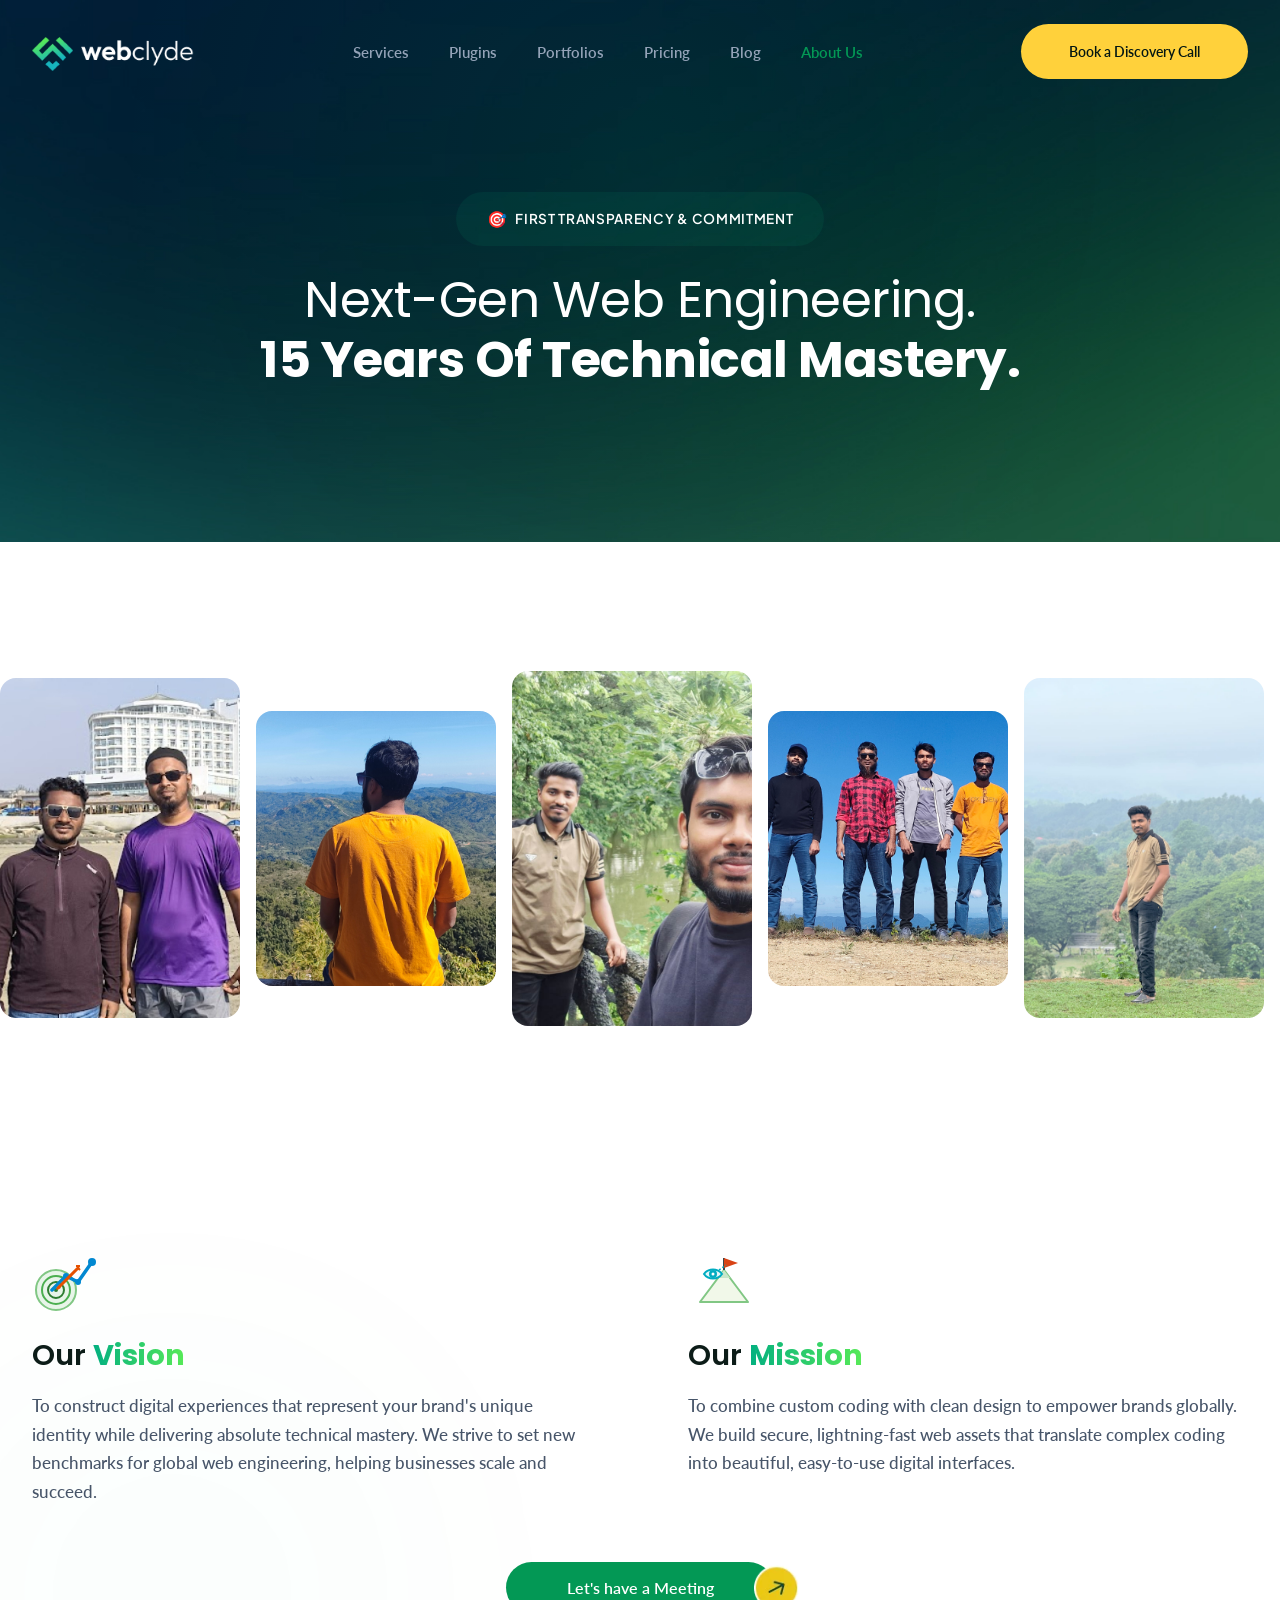
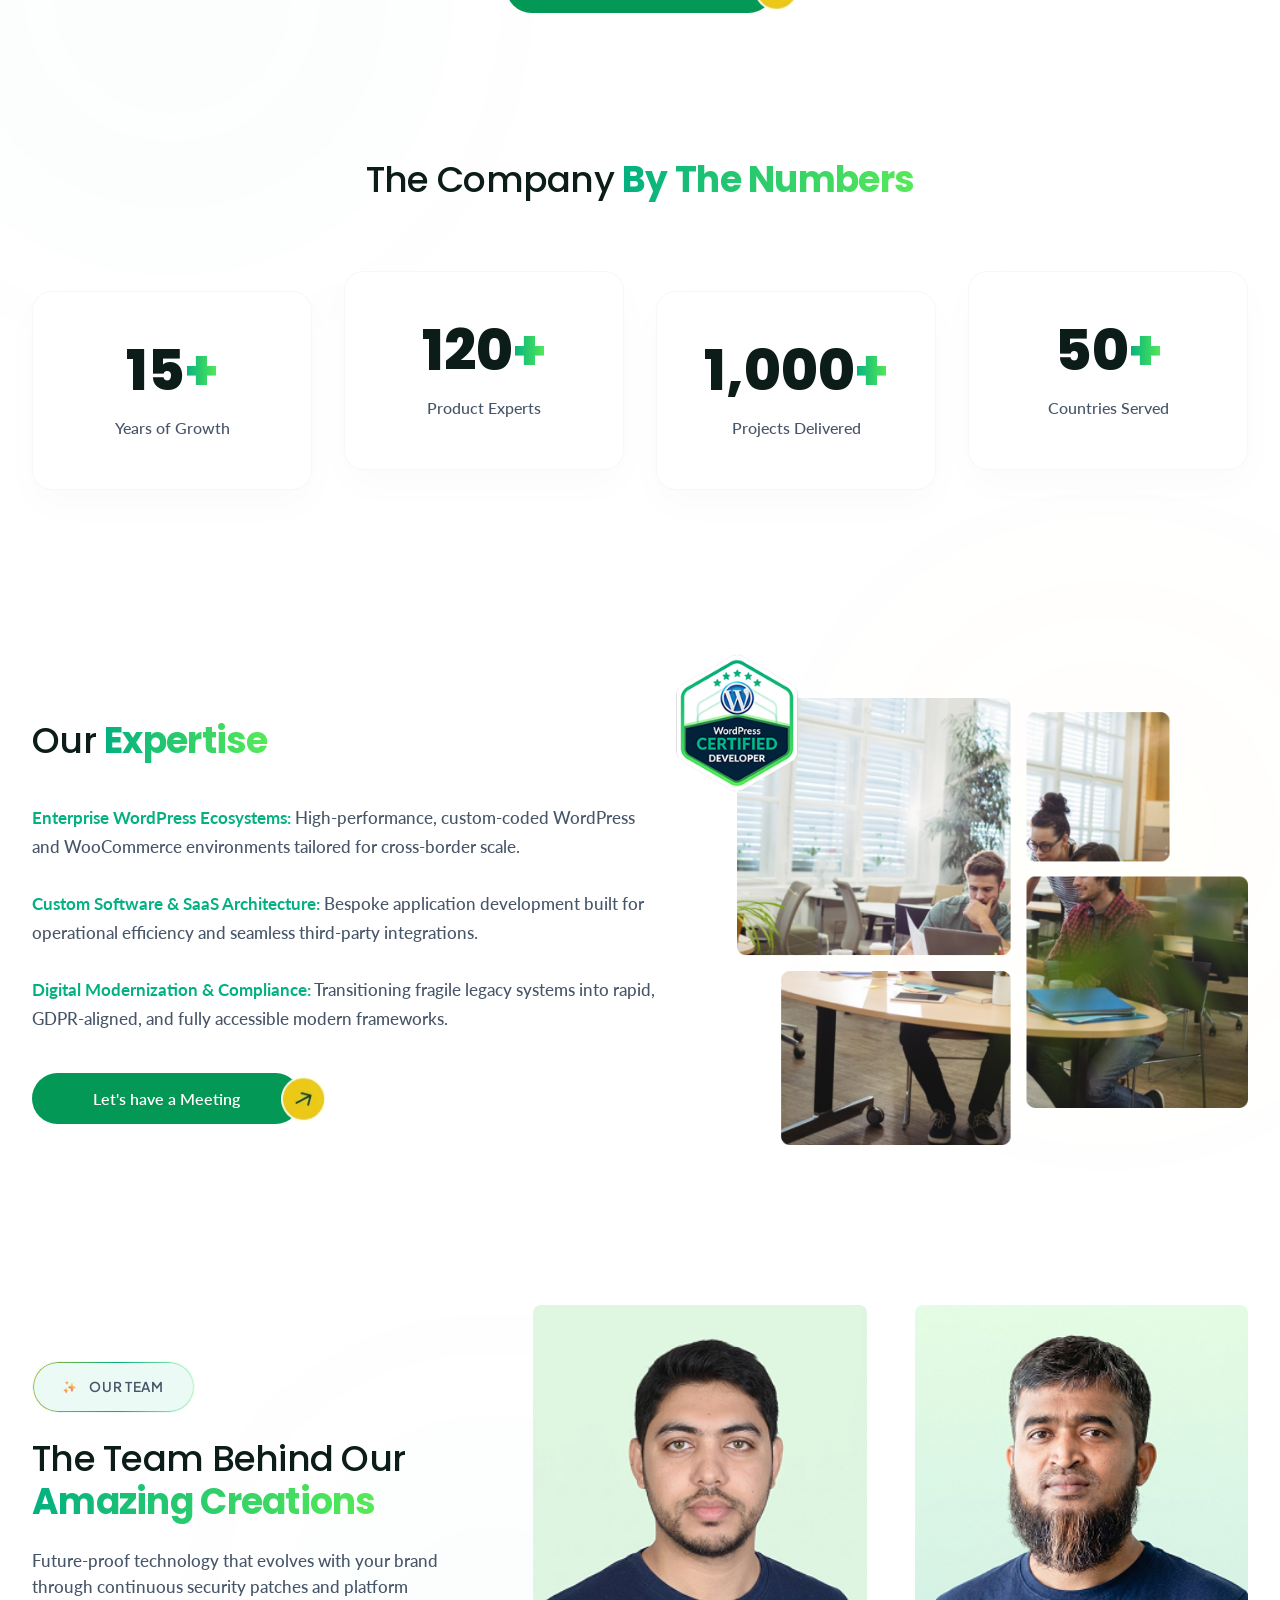
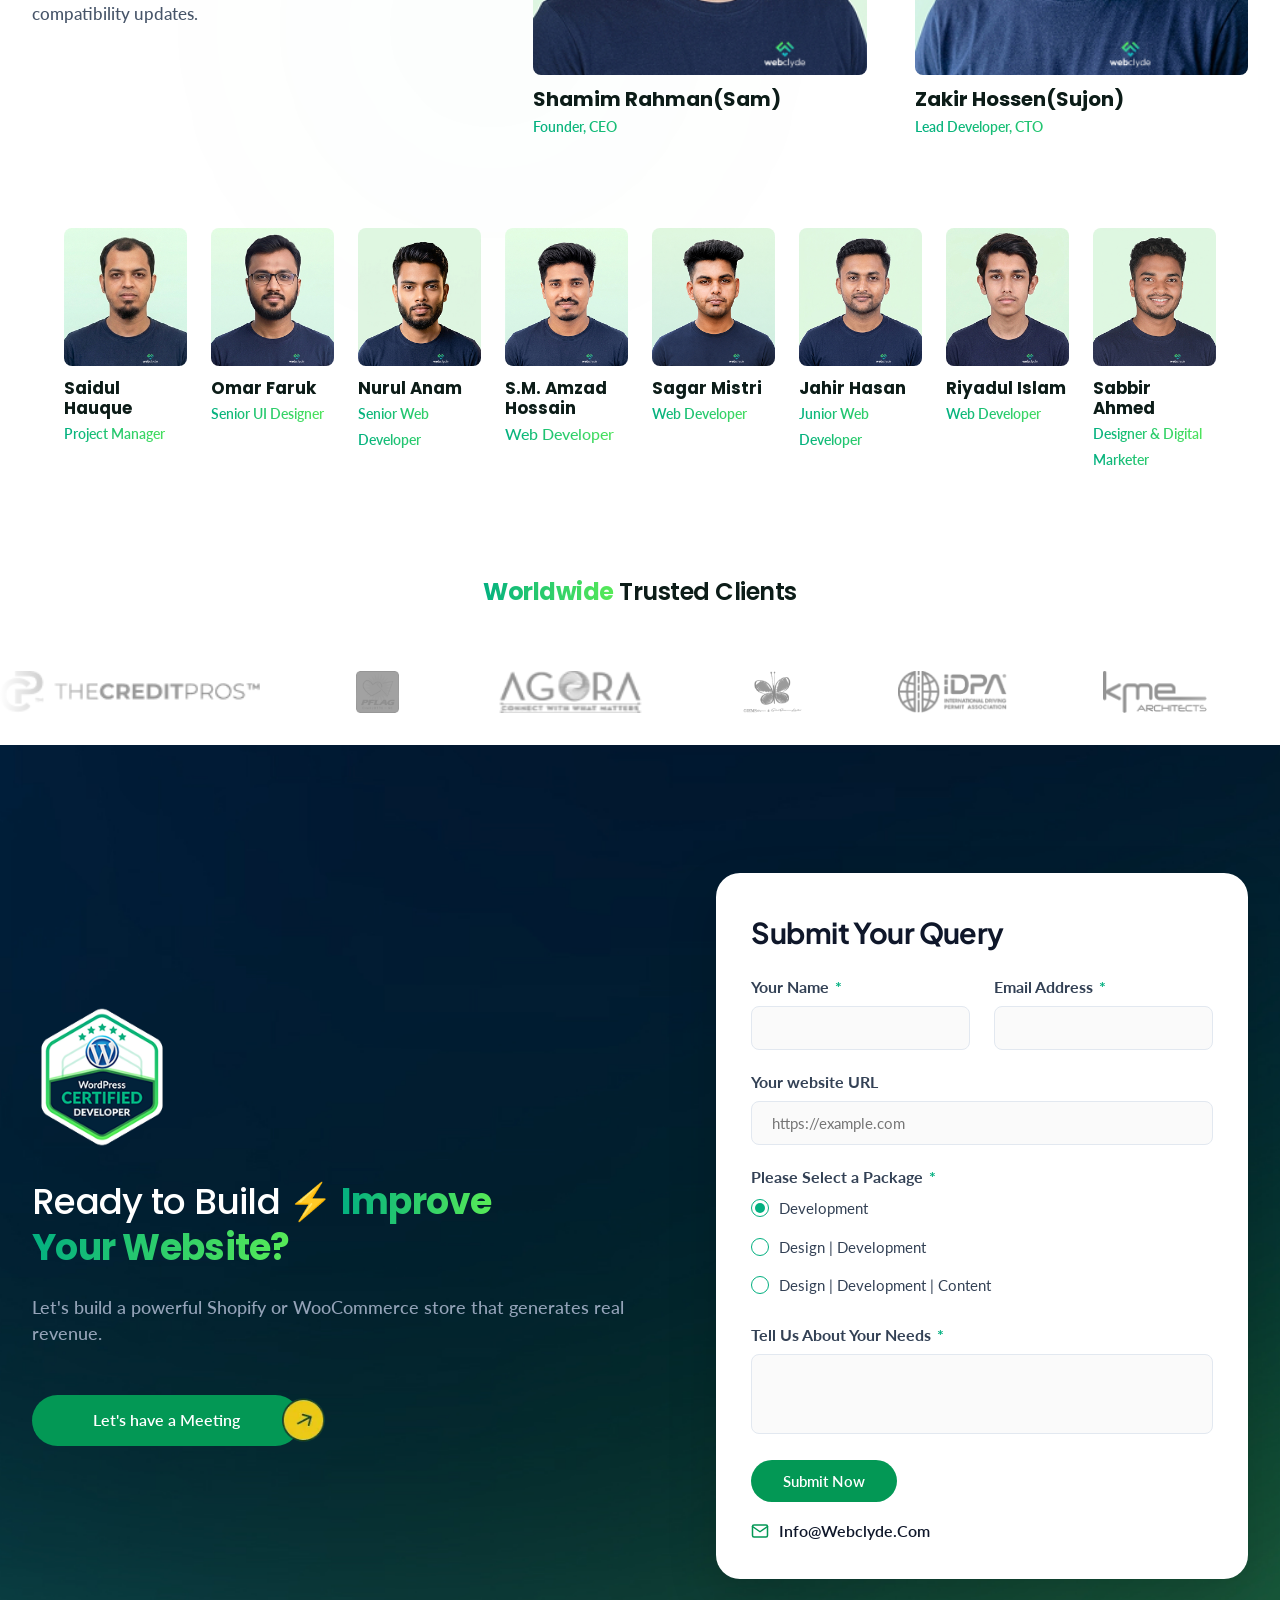
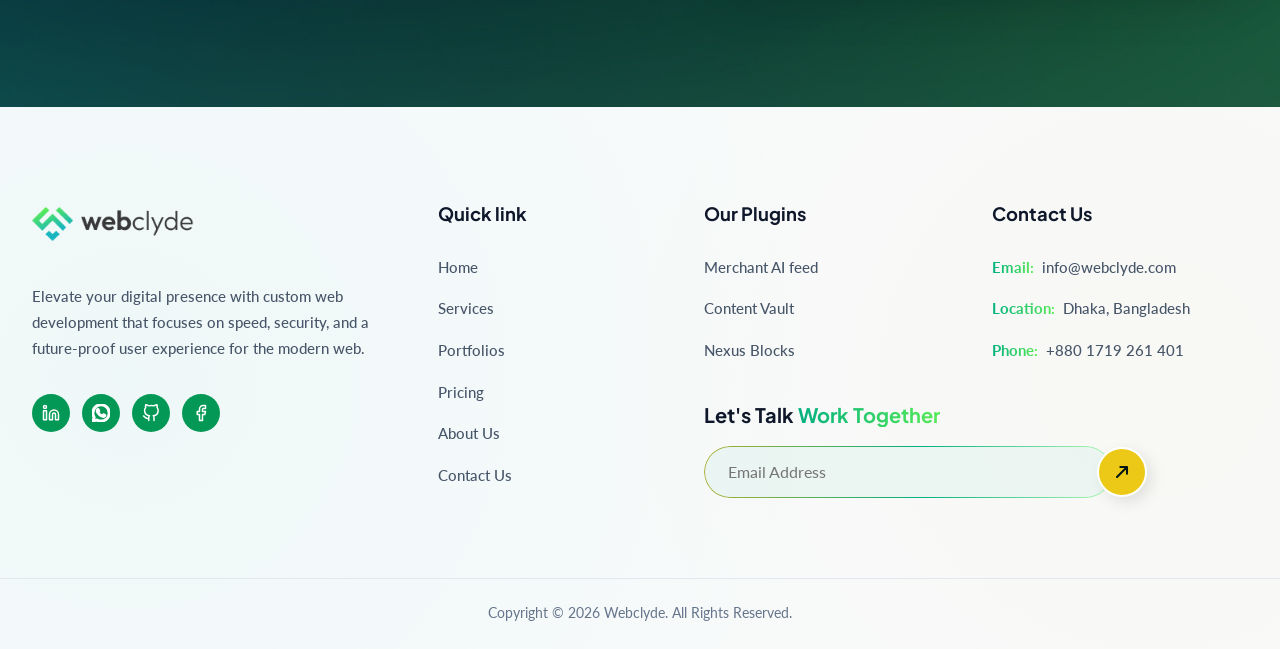
<file: about.html>
<!DOCTYPE html>
<html lang="en">

<head>
  <meta charset="UTF-8">
  <meta name="viewport" content="width=device-width, initial-scale=1.0">
  <!-- SEO Meta Tags -->
  <title>About Us | Webclyde | Intelligent & Responsive WebDesign & Development</title>
  <meta name="description" content="Learn more about Webclyde, a professional web engineering team.">

  <!-- CSS Stylesheets -->
  <link rel="stylesheet" href="style.css">
  <link rel="stylesheet" href="components/header.css">
  <link rel="stylesheet" href="components/footer.css">
  <link rel="icon" type="image/png" href="Asset/logos/fav_icon webclyde.png">
</head>

<body>

  <div id="header-placeholder"></div>

  <main>
    <!-- ==========================================
         ABOUT HERO SECTION
         ========================================== -->
    <section class="about-hero" id="hero">
      <div class="glow-bg glow-bg-1" style="top: 10%; left: 20%; opacity: 0.15;"></div>
      <div class="glow-bg glow-bg-2" style="bottom: 10%; right: 20%; opacity: 0.1;"></div>

      <div class="container hero-content">
        <div class="pill">
          <span class="pill-icon">🎯</span>
          First Transparency &amp; Commitment
        </div>
        <h1>Next-Gen Web Engineering.<br><span class="bold-text"><b>15 Years Of Technical Mastery.</b></span></h1>
      </div>
    </section>

    <!-- About Gallery Carousel Section -->
    <section class="about-gallery-carousel-wrapper">
      <div class="portfolio-carousel-container about-carousel-container">
        <div class="portfolio-carousel-track about-carousel-track">
          <div class="gallery-card portfolio-carousel-card odd">
            <img src="Asset/images/About/Sabbir & SH Rony.jpg" alt="Webclyde Team Members - Sabbir and Rony">
          </div>
          <div class="gallery-card portfolio-carousel-card even">
            <img src="Asset/images/About/Faruk.jpg" alt="Webclyde Team Member - Faruk looking at mountains">
          </div>
          <div class="gallery-card portfolio-carousel-card odd">
            <img src="Asset/images/About/Group Photo.jpeg" alt="Webclyde Team Members - Group Photo">
          </div>
          <div class="gallery-card portfolio-carousel-card even">
            <img src="Asset/images/About/Team photo.jpg" alt="Webclyde Team Group Photo">
          </div>
          <div class="gallery-card portfolio-carousel-card odd">
            <img src="Asset/images/About/Amzad Hossain.jpeg" alt="Webclyde Team Members  Amzad">
          </div>
          <div class="gallery-card portfolio-carousel-card even">
            <img src="Asset/images/About/Team photo.jpg" alt="Webclyde Team Group Photo duplicate">
          </div>
        </div>
      </div>
    </section>

    <!-- ==========================================
         LIGHT THEME CONTENT WRAPPER
         ========================================== -->
    <div class="about-light-theme">
      <!-- Glow blobs in the light theme section -->
      <div class="about-light-glow about-light-glow-1"></div>
      <div class="about-light-glow about-light-glow-2"></div>
      <div class="about-light-glow about-light-glow-3"></div>

      <!-- Vision & Mission Section -->
      <section class="vision-mission-section">
        <div class="container">
          <div class="vision-mission-grid">
            <!-- Vision Card -->
            <div class="vision-mission-card">
              <div class="vm-icon">
                <svg xmlns="http://www.w3.org/2000/svg" viewBox="0 0 64 64" width="64" height="64">
                  <circle cx="24" cy="40" r="20" fill="#e8f5e9" stroke="#81c784" stroke-width="2" />
                  <circle cx="24" cy="40" r="14" fill="none" stroke="#4caf50" stroke-width="2" />
                  <circle cx="24" cy="40" r="8" fill="none" stroke="#2e7d32" stroke-width="2" />
                  <circle cx="24" cy="40" r="2" fill="#2e7d32" />
                  <path d="M20 40 L34 26 L46 32 L60 12" fill="none" stroke="#0288d1" stroke-width="3.5"
                    stroke-linecap="round" stroke-linejoin="round" />
                  <circle cx="60" cy="12" r="4" fill="#0288d1" />
                  <circle cx="34" cy="26" r="3" fill="#0288d1" />
                  <circle cx="46" cy="32" r="3" fill="#0288d1" />
                  <path d="M46 18 L26 38" fill="none" stroke="#e65100" stroke-width="3" stroke-linecap="round" />
                  <polygon points="24,40 29,38 27,36" fill="#e65100" />
                  <path d="M44 16 L48 16 M46 18 L48 20" stroke="#e65100" stroke-width="2" />
                </svg>
              </div>
              <h3 class="vm-title">Our <span class="text-gradinat"><b>Vision</b></span></h3>
              <p>To construct digital experiences that represent your brand's unique identity while delivering absolute
                technical mastery. We strive to set new benchmarks for global web engineering, helping businesses scale
                and succeed.</p>
            </div>

            <!-- Mission Card -->
            <div class="vision-mission-card">
              <div class="vm-icon">
                <svg xmlns="http://www.w3.org/2000/svg" viewBox="0 0 64 64" width="64" height="64">
                  <path d="M12 52 L36 20 L48 36 L60 52 Z" fill="#f1f8e9" stroke="#81c784" stroke-width="2"
                    stroke-linejoin="round" />
                  <path d="M30 28 L36 20 L42 28 Z" fill="#c8e6c9" />
                  <line x1="36" y1="20" x2="36" y2="8" stroke="#37474f" stroke-width="2" />
                  <path d="M36 8 L50 13 L36 18 Z" fill="#d84315" />
                  <path d="M16 24 C20 18, 30 18, 34 24 C30 30, 20 30, 16 24 Z" fill="#e0f7fa" stroke="#00acc1"
                    stroke-width="2" />
                  <circle cx="25" cy="24" r="4" fill="#00acc1" />
                  <circle cx="25" cy="24" r="1.5" fill="#ffffff" />
                  <line x1="31" y1="20" x2="38" y2="15" stroke="#00acc1" stroke-dasharray="2,2" stroke-width="1.5" />
                </svg>
              </div>
              <h3 class="vm-title">Our <span class="text-gradinat"><b>Mission</b></span></h3>
              <p>To combine custom coding with clean design to empower brands globally. We build secure, lightning-fast
                web assets that translate complex coding into beautiful, easy-to-use digital interfaces.</p>
            </div>
          </div>

          <div class="text-center" style="margin-top: 3.5rem;">
            <a href="#contact" class="btn btn-primary white_border_icon">
              Let's have a Meeting
            </a>
          </div>
        </div>
      </section>

      <!-- By The Numbers Section -->
      <section class="numbers-section">
        <div class="container">
          <div class="section-header text-center">
            <h2 class="section-title" style="margin: 0 auto 3.5rem auto;">The Company <span class="text-gradinat"><b>By
                  The Numbers</b></span></h2>
          </div>

          <div class="numbers-grid">
            <div class="stat-card">
              <div class="stat-num">15<span class="text-gradinat">+</span></div>
              <p class="stat-label">Years of Growth</p>
            </div>
            <div class="stat-card">
              <div class="stat-num">120<span class="text-gradinat">+</span></div>
              <p class="stat-label">Product Experts</p>
            </div>
            <div class="stat-card">
              <div class="stat-num">1,000<span class="text-gradinat">+</span></div>
              <p class="stat-label">Projects Delivered</p>
            </div>
            <div class="stat-card">
              <div class="stat-num">50<span class="text-gradinat">+</span></div>
              <p class="stat-label">Countries Served</p>
            </div>
          </div>
        </div>
      </section>

      <!-- Our Expertise Section -->
      <section class="expertise-section">
        <div class="container">
          <div class="expertise-grid">
            <div class="expertise-left">
              <h2 class="section-title">Our <span class="text-gradinat"><b>Expertise</b></span></h2>

              <div class="expertise-list">
                <div class="expertise-item">
                  <p><b class="green_text">Enterprise WordPress Ecosystems:</b> High-performance, custom-coded
                    WordPress
                    and WooCommerce environments tailored for cross-border scale.</p>
                </div>
                <div class="expertise-item">
                  <p><b class="green_text">Custom Software &amp; SaaS Architecture:</b> Bespoke application
                    development built for operational efficiency and seamless third-party integrations.
                  </p>
                </div>
                <div class="expertise-item">
                  <p><b class="green_text">Digital Modernization &amp; Compliance:</b> Transitioning fragile legacy
                    systems
                    into rapid, GDPR-aligned, and fully accessible modern frameworks.</p>
                </div>
              </div>

              <div style="margin-top: 2.5rem;">
                <a href="#contact" class="btn btn-primary white_border_icon">
                  Let's have a Meeting
                </a>
              </div>
            </div>

            <div class="expertise-right">
              <div class="cta-badge expertise-badge">
                <img src="Asset/images/WordPress.png" alt="WordPress Certified Developer">
              </div>
              <div class="expertise-image-wrap">
                <img src="Asset/images/About/Our Expertise.png" alt="Our Expertise Layout Collage">
              </div>
            </div>
          </div>
        </div>
      </section>

      <!-- Our Team Section -->
      <section class="team-section">
        <div class="container">
          <!-- Top Row: Header + Leaders -->
          <div class="team-top-row">
            <div class="team-header-left">
              <div class="pill">
                <span class="pill-icon"><img src="Asset/logos/Sparkel.png" alt="Sparkle Icon"
                    style="width: 14px; height: 14px; margin-right: 4px;"></span>
                Our team
              </div>
              <h2 class="section-title">The Team Behind Our <br><b><span class="text-gradinat">Amazing
                    Creations</span></b></h2>
              <p class="section-desc">Future-proof technology that evolves with your brand through continuous security
                patches and platform compatibility updates.</p>
            </div>

            <div class="team-leaders">
              <div class="team-card leader-card">
                <div class="team-img-wrap">
                  <img src="Asset/images/About/Team Profile/Shamim Rahman(sam).jpg" alt="Shamim Rahman (Sam)">
                </div>
                <div class="team-info">
                  <h3>Shamim Rahman(Sam)</h3>
                  <p class="team-role text-gradinat">Founder, CEO</p>
                </div>
              </div>

              <div class="team-card leader-card">
                <div class="team-img-wrap">
                  <img src="Asset/images/About/Team Profile/Zakir Hossen(Sujon).jpg" alt="Zakir Hossen (Sujon)">
                </div>
                <div class="team-info">
                  <h3>Zakir Hossen(Sujon)</h3>
                  <p class="team-role text-gradinat">Lead Developer, CTO</p>
                </div>
              </div>
            </div>
          </div>
        </div>

        <!-- Bottom Grid (8 members) -->
        <div class="team-bottom-grid">
          <div class="team-card member-card">
            <div class="team-img-wrap">
              <img src="Asset/images/About/Team Profile/Saidul Hauque.jpg" alt="Saidul Hauque">
            </div>
            <div class="team-info">
              <h4>Saidul Hauque</h4>
              <p class="team-role text-gradinat">Project Manager</p>
            </div>
          </div>

          <div class="team-card member-card">
            <div class="team-img-wrap">
              <img src="Asset/images/About/Team Profile/Omar Faruk.jpg" alt="Omar Faruk">
            </div>
            <div class="team-info">
              <h4>Omar Faruk</h4>
              <p class="team-role text-gradinat">Senior UI Designer</p>
            </div>
          </div>

          <div class="team-card member-card">
            <div class="team-img-wrap">
              <img src="Asset/images/About/Team Profile/Nurul anam.jpg" alt="Nurul Anam">
            </div>
            <div class="team-info">
              <h4>Nurul Anam</h4>
              <p class="team-role text-gradinat">Senior Web Developer</p>
            </div>
          </div>

          <div class="team-card member-card">
            <div class="team-img-wrap">
              <img src="Asset/images/About/Team Profile/S.M. Amzad hossain.jpg" alt="S.M. Amzad Hossain">
            </div>
            <div class="team-info">
              <h4>S.M. Amzad Hossain</h4>
              <p class="team-rol text-gradinat">Web Developer</p>
            </div>
          </div>

          <div class="team-card member-card">
            <div class="team-img-wrap">
              <img src="Asset/images/About/Team Profile/Sagar Mistri.jpg" alt="Sagar Mistri">
            </div>
            <div class="team-info">
              <h4>Sagar Mistri</h4>
              <p class="team-role text-gradinat">Web Developer</p>
            </div>
          </div>

          <div class="team-card member-card">
            <div class="team-img-wrap">
              <img src="Asset/images/About/Team Profile/Jahir Hasan.jpg" alt="Jahir Hasan">
            </div>
            <div class="team-info">
              <h4>Jahir Hasan</h4>
              <p class="team-role text-gradinat">Junior Web Developer</p>
            </div>
          </div>

          <div class="team-card member-card">
            <div class="team-img-wrap">
              <img src="Asset/images/About/Team Profile/Riyadul Islam.jpg" alt="Riyadul Islam">
            </div>
            <div class="team-info">
              <h4>Riyadul Islam</h4>
              <p class="team-role text-gradinat">Web Developer</p>
            </div>
          </div>

          <div class="team-card member-card">
            <div class="team-img-wrap">
              <img src="Asset/images/About/Team Profile/Sabbir Ahmed.jpg" alt="Sabbir Ahmed">
            </div>
            <div class="team-info">
              <h4>Sabbir Ahmed</h4>
              <p class="team-role text-gradinat">Designer &amp; Digital Marketer</p>
            </div>
          </div>
        </div>
      </section>

      <!-- Worldwide Trusted Clients -->
      <section class="trusted" style="background: transparent; padding: 2rem 0 2rem 0; z-index: 2; position: relative;">
        <div class="container">
          <h2 class="trusted-title" style="color: #0c1c18; margin-bottom: 3.5rem;"><span
              class="text-gradinat"><b>Worldwide</b></span> Trusted Clients</h2>
        </div>
        <div class="logo-carousel-container" style="background: transparent;">
          <div class="logo-carousel-track">
            <!-- Set 1 -->
            <img src="Asset/logos/The-Creditpros.png" alt="The Creditpros Logo">
            <img src="Asset/logos/Pflag.png" alt="Pflag Logo">
            <img src="Asset/logos/agora-logo.png" alt="Agora Logo">
            <img src="Asset/logos/GIEMS-Express.png" alt="GIEMS Express Logo">
            <img src="Asset/logos/IDPA.png" alt="IDPA Logo">
            <img src="Asset/logos/Kme-architects.png" alt="Kme Architects Logo">
            <img src="Asset/logos/International-driving-agency.png" alt="International Driving Agency Logo">
            <img src="Asset/logos/tika-Mobile.png" alt="Tika Mobile Logo">
            <img src="Asset/logos/Health-plans-ny.png" alt="Health Plans NY Logo">

            <!-- Set 2 (Duplicated for infinite scroll) -->
            <img src="Asset/logos/The-Creditpros.png" alt="The Creditpros Logo">
            <img src="Asset/logos/Pflag.png" alt="Pflag Logo">
            <img src="Asset/logos/agora-logo.png" alt="Agora Logo">
            <img src="Asset/logos/GIEMS-Express.png" alt="GIEMS Express Logo">
            <img src="Asset/logos/IDPA.png" alt="IDPA Logo">
            <img src="Asset/logos/Kme-architects.png" alt="Kme Architects Logo">
            <img src="Asset/logos/International-driving-agency.png" alt="International Driving Agency Logo">
            <img src="Asset/logos/tika-Mobile.png" alt="Tika Mobile Logo">
            <img src="Asset/logos/Health-plans-ny.png" alt="Health Plans NY Logo">
          </div>
        </div>
      </section>
    </div>
  </main>

  <div id="cta-placeholder"></div>
  <div id="footer-placeholder"></div>

  <!-- JS Scripts to Load Reusable Header & Footer -->
  <script src="components/components-loader.js"></script>
  <script src="app.js"></script>
</body>

</html>
</file>
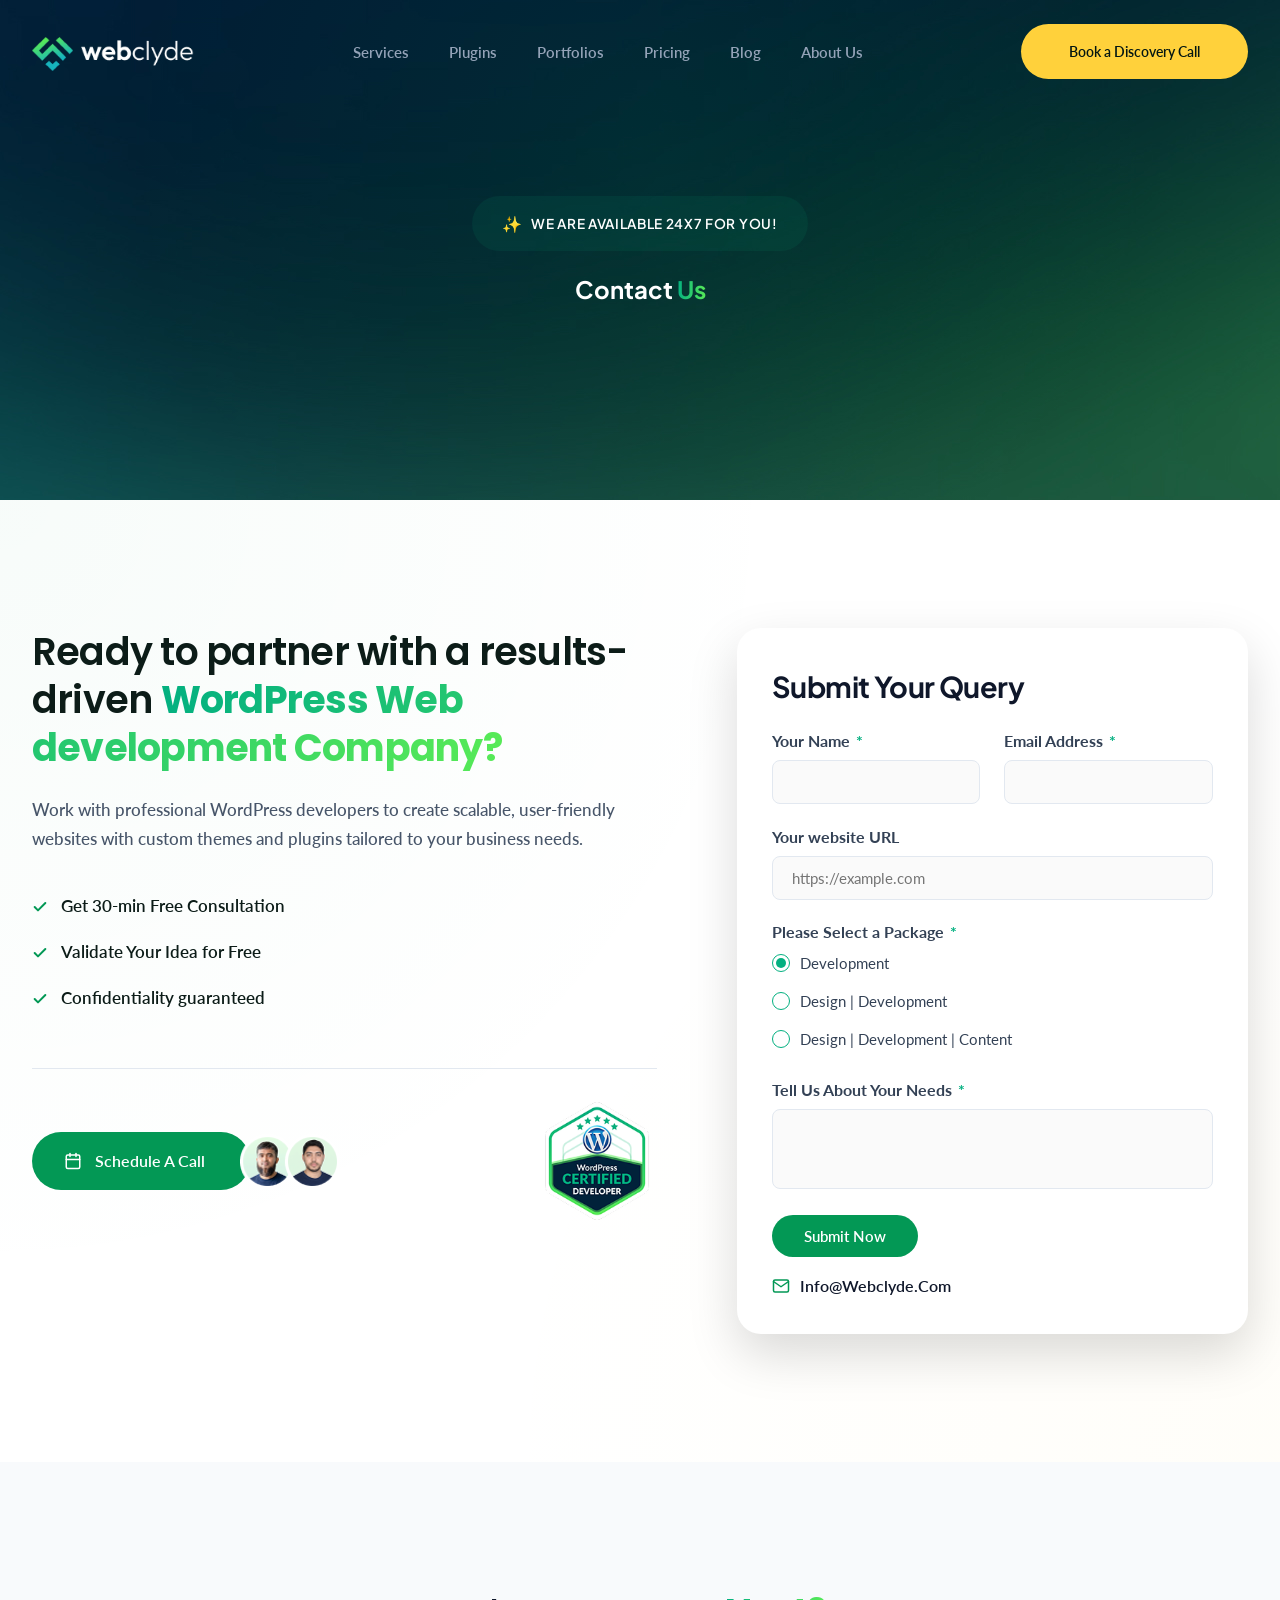
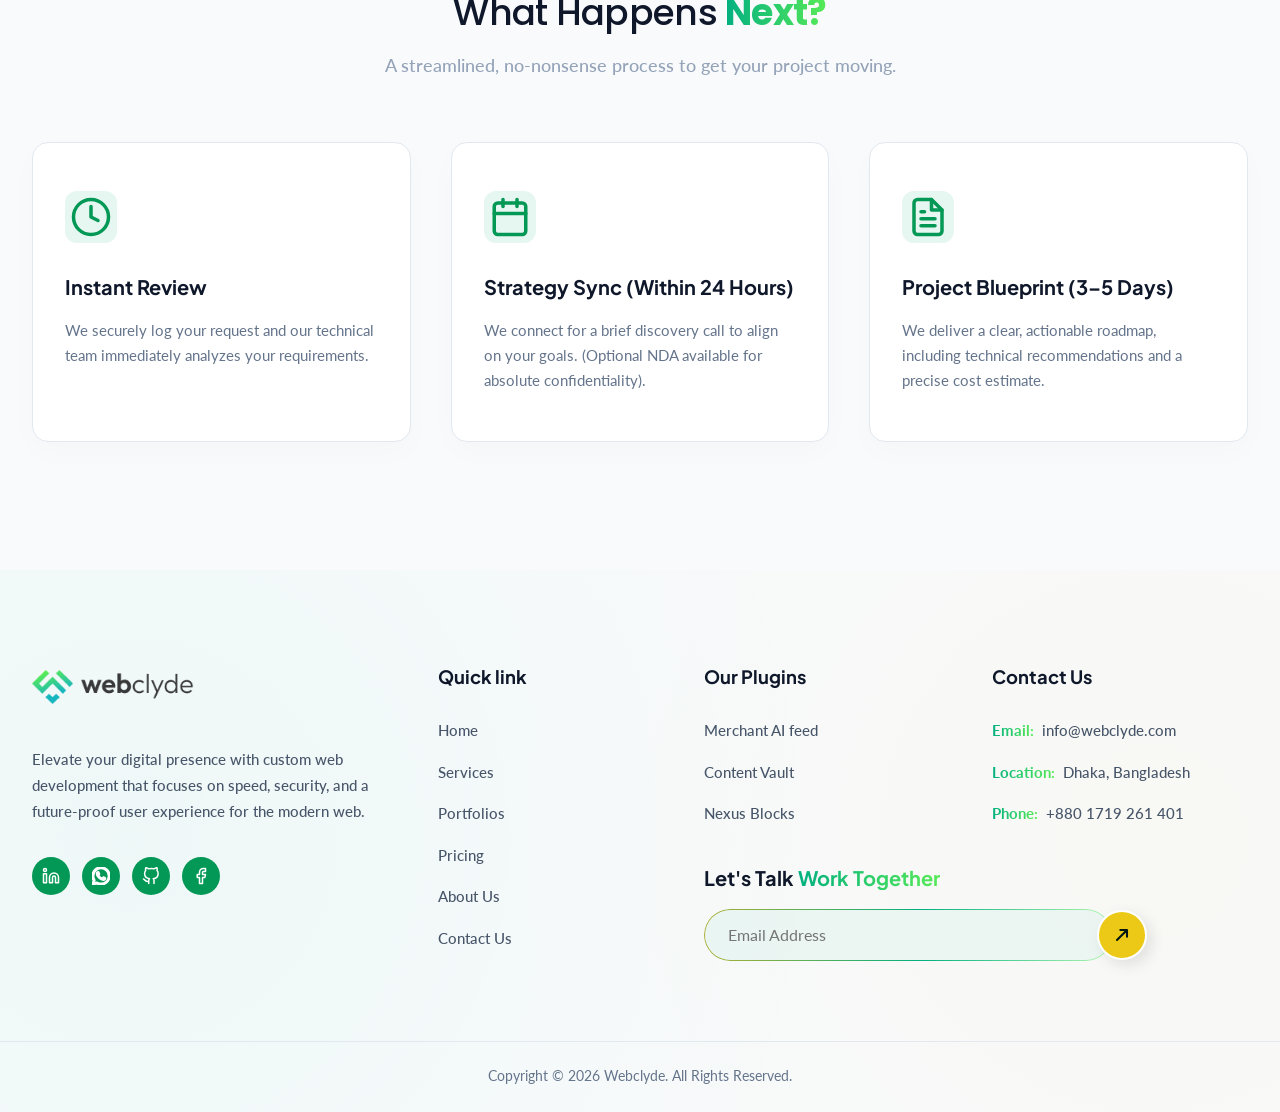
<file: contact.html>
<!DOCTYPE html>
<html lang="en">

<head>
  <meta charset="UTF-8">
  <meta name="viewport" content="width=device-width, initial-scale=1.0">
  <!-- SEO Meta Tags -->
  <title>Contact Us | Webclyde | Intelligent & Responsive WebDesign & Development</title>
  <meta name="description" content="Get in touch with Webclyde for custom WordPress and web development services.">
  <meta name="keywords" content="web design, contact webclyde, wordpress development, custom plugin, woo commerce">

  <!-- CSS Stylesheets -->
  <link rel="stylesheet" href="style.css">
  <link rel="stylesheet" href="components/header.css">
  <link rel="stylesheet" href="components/footer.css">
  <link rel="icon" type="image/png" href="Asset/logos/fav_icon webclyde.png">
</head>

<body>

  <!-- ==========================================
       HEADER / NAVIGATION BAR
       ========================================== -->
  <div id="header-placeholder"></div>

  <main>
    <!-- ==========================================
         HERO SECTION
         ========================================== -->
    <section class="contact-hero" id="contact-hero">
      <div class="glow-bg glow-bg-1"></div>
      <div class="glow-bg glow-bg-2"></div>

      <div class="container hero-content">
        <div class="pill">
          <span class="pill-icon">✨</span>
          We are available 24x7 for you!
        </div>
        <h1>Contact <span class="text-gradinat"><b>Us</b></span></h1>
      </div>
    </section>

    <!-- ==========================================
         CONTACT FORM GRID SECTION
         ========================================== -->
    <section class="contact-grid-section section-padding">
      <div class="container">
        <div class="contact-grid">

          <!-- Left Column: Guarantees & Call Scheduler -->
          <div class="contact-left-info">
            <h2>Ready to partner with a results-driven <span class="text-gradinat"><b>WordPress Web development
                  Company?</b></span></h2>
            <p class="contact-desc">
              Work with professional WordPress developers to create scalable, user-friendly websites with custom themes
              and plugins tailored to your business needs.
            </p>

            <ul class="contact-checklist">
              <li>
                <span class="check-icon-wrapper">
                  <svg width="16" height="16" viewBox="0 0 24 24" fill="none" stroke="currentColor" stroke-width="3"
                    stroke-linecap="round" stroke-linejoin="round">
                    <polyline points="20 6 9 17 4 12"></polyline>
                  </svg>
                </span>
                <span>Get 30-min Free Consultation</span>
              </li>
              <li>
                <span class="check-icon-wrapper">
                  <svg width="16" height="16" viewBox="0 0 24 24" fill="none" stroke="currentColor" stroke-width="3"
                    stroke-linecap="round" stroke-linejoin="round">
                    <polyline points="20 6 9 17 4 12"></polyline>
                  </svg>
                </span>
                <span>Validate Your Idea for Free</span>
              </li>
              <li>
                <span class="check-icon-wrapper">
                  <svg width="16" height="16" viewBox="0 0 24 24" fill="none" stroke="currentColor" stroke-width="3"
                    stroke-linecap="round" stroke-linejoin="round">
                    <polyline points="20 6 9 17 4 12"></polyline>
                  </svg>
                </span>
                <span>Confidentiality guaranteed</span>
              </li>
            </ul>

            <div class="schedule-group">
              <div class="schedule-btn-wrap">
                <a href="#consultation-form" class="btn btn-primary schedule-btn">
                  <svg class="calendar-icon" width="18" height="18" viewBox="0 0 24 24" fill="none"
                    stroke="currentColor" stroke-width="2" stroke-linecap="round" stroke-linejoin="round">
                    <rect x="3" y="4" width="18" height="18" rx="2" ry="2"></rect>
                    <line x1="16" y1="2" x2="16" y2="6"></line>
                    <line x1="8" y1="2" x2="8" y2="6"></line>
                    <line x1="3" y1="10" x2="21" y2="10"></line>
                  </svg>
                  Schedule A Call
                </a>
              </div>
              <div class="wp-badge-wrap">
                <img src="Asset/images/WordPress.png" class="wp-badge" alt="WordPress Certified Developer">
              </div>
            </div>
          </div>

          <!-- Right Column: Consultation Form Card -->
          <div class="contact-right-card-wrap">
            <div class="contact-form-card">
              <h2 class="form-title">Submit Your Query</h2>
              <form id="consultation-form">
                <div class="form-row">
                  <div class="form-group">
                    <label for="full-name">Your Name <span class="required-star">*</span></label>
                    <input type="text" id="full-name" required>
                  </div>

                  <div class="form-group">
                    <label for="email-address">Email Address <span class="required-star">*</span></label>
                    <input type="email" id="email-address" required>
                  </div>
                </div>

                <div class="form-group">
                  <label for="website-url">Your website URL</label>
                  <input type="url" id="website-url" placeholder="https://example.com">
                </div>

                <div class="form-group">
                  <label>Please Select a Package <span class="required-star">*</span></label>
                  <div class="radio-group">
                    <label class="radio-option">
                      <input type="radio" name="project-package" value="development" checked required>
                      <span>Development</span>
                    </label>
                    <label class="radio-option">
                      <input type="radio" name="project-package" value="design-dev">
                      <span>Design | Development</span>
                    </label>
                    <label class="radio-option">
                      <input type="radio" name="project-package" value="design-dev-content">
                      <span>Design | Development | Content</span>
                    </label>
                  </div>
                </div>

                <div class="form-group">
                  <label for="project-details">Tell Us About Your Needs <span class="required-star">*</span></label>
                  <textarea id="project-details" required></textarea>
                </div>

                <button type="submit" class="btn-submit">
                  Submit Now
                </button>
              </form>
              <div class="contact-direct-email">
                <span class="email-icon-wrap">
                  <svg width="18" height="18" viewBox="0 0 24 24" fill="none" stroke="currentColor" stroke-width="2"
                    stroke-linecap="round" stroke-linejoin="round">
                    <path d="M4 4h16c1.1 0 2 .9 2 2v12c0 1.1-.9 2-2 2H4c-1.1 0-2-.9-2-2V6c0-1.1.9-2 2-2z"></path>
                    <polyline points="22,6 12,13 2,6"></polyline>
                  </svg>
                </span>
                <a href="mailto:info@webclyde.com">Info@Webclyde.Com</a>
              </div>
            </div>
          </div>

        </div>
      </div>
    </section>

    <!-- ==========================================
         WHAT HAPPENS NEXT? SECTION
         ========================================== -->
    <section class="next-steps-section section-padding">
      <div class="container text-center">
        <h2 class="section-title text-center" style="margin: 0 auto 1rem auto;">What Happens <span
            class="text-gradinat"><b>Next?</b></span></h2>
        <p class="section-desc text-center" style="margin: 0 auto 4rem auto; max-width: 600px;">
          A streamlined, no-nonsense process to get your project moving.
        </p>

        <div class="next-steps-grid">

          <!-- Step 1 -->
          <div class="next-step-card">
            <div class="step-card-icon">
              <!-- Inst Review Icon -->
              <svg width="42" height="42" viewBox="0 0 24 24" fill="none" stroke="currentColor" stroke-width="2"
                stroke-linecap="round" stroke-linejoin="round">
                <path d="M12 22c5.523 0 10-4.477 10-10S17.523 2 12 2 2 6.477 2 12s4.477 10 10 10z"></path>
                <polyline points="12 6 12 12 16 14"></polyline>
              </svg>
            </div>
            <h3>Instant Review</h3>
            <p>We securely log your request and our technical team immediately analyzes your requirements.</p>
          </div>

          <!-- Step 2 -->
          <div class="next-step-card">
            <div class="step-card-icon">
              <!-- Strategy Sync Icon -->
              <svg width="42" height="42" viewBox="0 0 24 24" fill="none" stroke="currentColor" stroke-width="2"
                stroke-linecap="round" stroke-linejoin="round">
                <rect x="3" y="4" width="18" height="18" rx="2" ry="2"></rect>
                <line x1="16" y1="2" x2="16" y2="6"></line>
                <line x1="8" y1="2" x2="8" y2="6"></line>
                <line x1="3" y1="10" x2="21" y2="10"></line>
              </svg>
            </div>
            <h3>Strategy Sync (Within 24 Hours)</h3>
            <p>We connect for a brief discovery call to align on your goals. (Optional NDA available for absolute
              confidentiality).</p>
          </div>

          <!-- Step 3 -->
          <div class="next-step-card">
            <div class="step-card-icon">
              <!-- Blueprint Icon -->
              <svg width="42" height="42" viewBox="0 0 24 24" fill="none" stroke="currentColor" stroke-width="2"
                stroke-linecap="round" stroke-linejoin="round">
                <path d="M14 2H6a2 2 0 0 0-2 2v16a2 2 0 0 0 2 2h12a2 2 0 0 0 2-2V8z"></path>
                <polyline points="14 2 14 8 20 8"></polyline>
                <line x1="16" y1="13" x2="8" y2="13"></line>
                <line x1="16" y1="17" x2="8" y2="17"></line>
                <polyline points="10 9 9 9 8 9"></polyline>
              </svg>
            </div>
            <h3>Project Blueprint (3–5 Days)</h3>
            <p>We deliver a clear, actionable roadmap, including technical recommendations and a precise cost estimate.
            </p>
          </div>

        </div>
      </div>
    </section>
  </main>

  <!-- ==========================================
       FOOTER SECTION PLACEHOLDER
       ========================================== -->
  <div id="footer-placeholder"></div>

  <!-- JS Scripts -->
  <script src="components/components-loader.js"></script>
  <script src="app.js"></script>
</body>

</html>
</file>
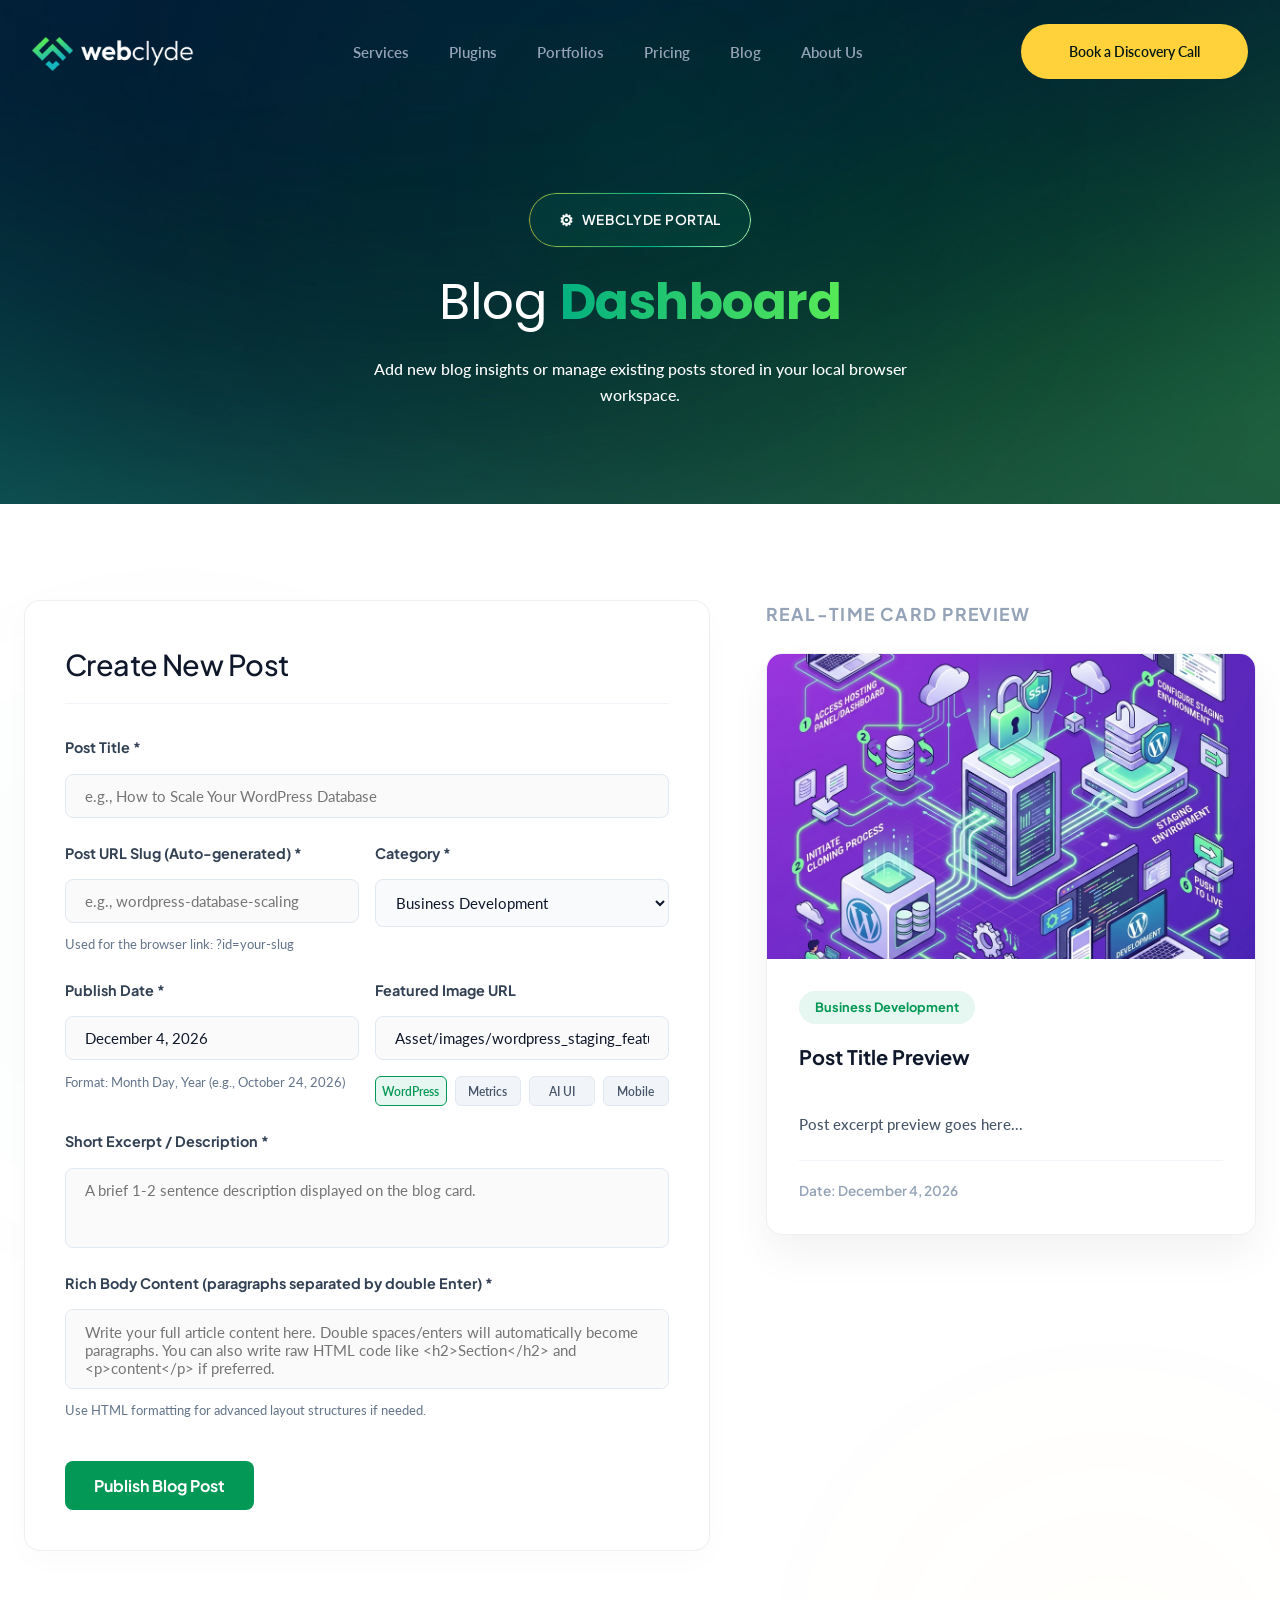
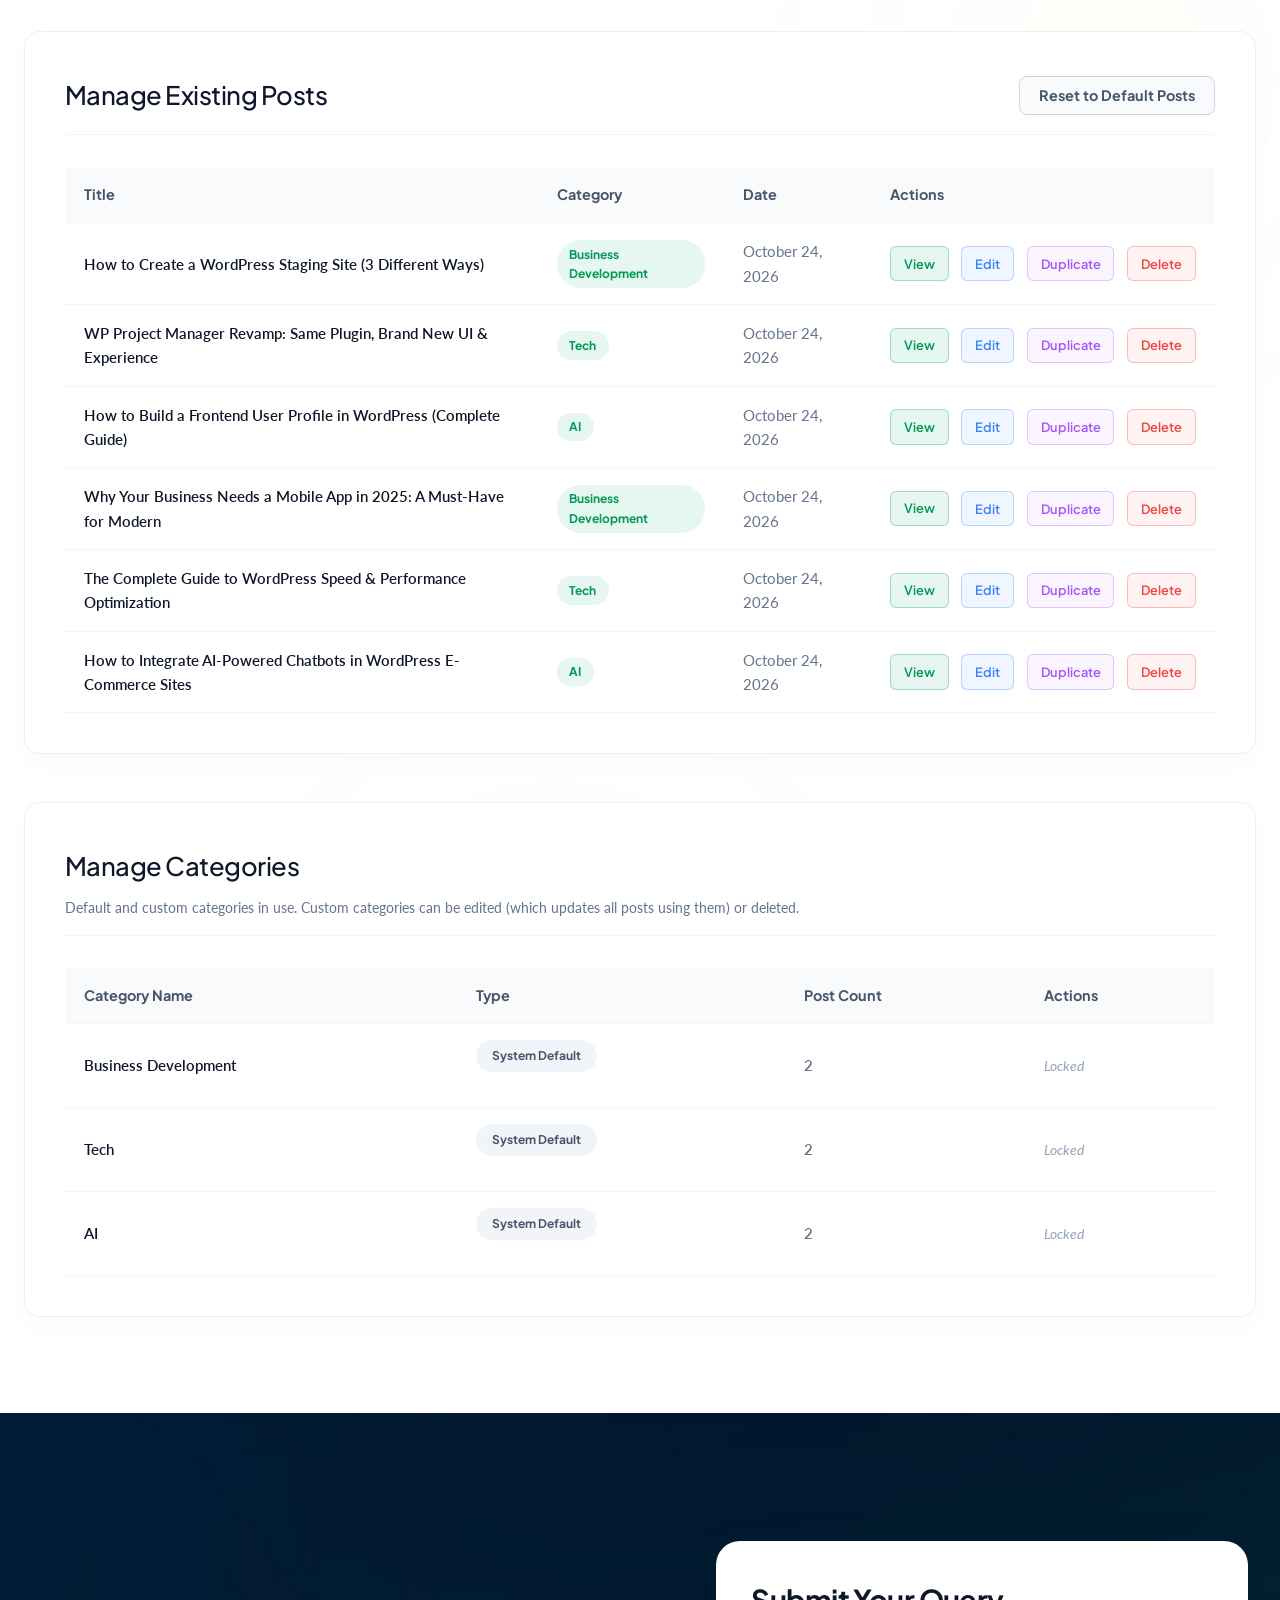
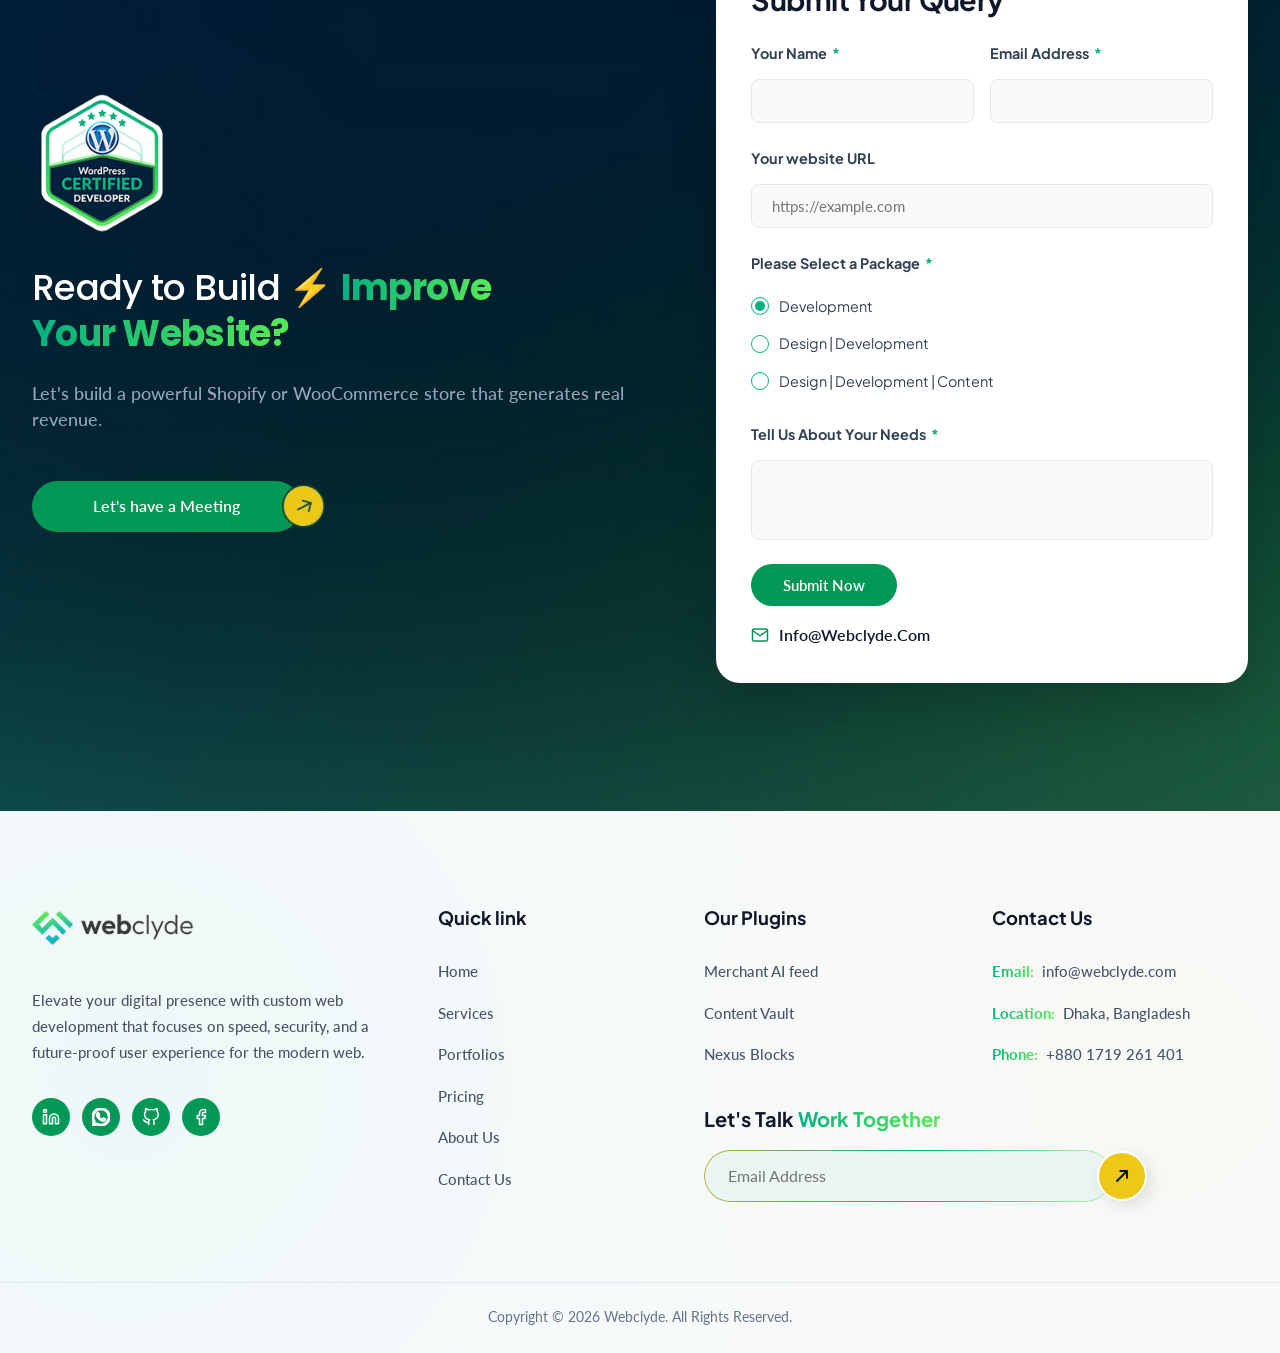
<file: dashboard.html>
<!DOCTYPE html>
<html lang="en">

<head>
  <meta charset="UTF-8">
  <meta name="viewport" content="width=device-width, initial-scale=1.0">
  <title>Blog Management Dashboard | Webclyde</title>
  <meta name="description" content="Manage and publish dynamic blog posts on the Webclyde website.">

  <!-- CSS Stylesheets -->
  <link rel="stylesheet" href="style.css">
  <link rel="stylesheet" href="components/header.css">
  <link rel="stylesheet" href="components/footer.css">
  <link rel="icon" type="image/png" href="Asset/logos/fav_icon webclyde.png">

  <!-- Blog Posts Data & LocalStorage Management -->
  <script src="blog-data.js"></script>

  <style>
    /* Dashboard Specific Styles */
    .dashboard-layout {
      display: grid;
      grid-template-columns: 1.4fr 1fr;
      gap: 3.5rem;
      margin-bottom: 5rem;
    }

    .dashboard-form-panel {
      background: #ffffff;
      border: 1px solid rgba(0, 0, 0, 0.06);
      border-radius: var(--border-radius-md);
      padding: 2.5rem;
      box-shadow: 0 10px 30px rgba(15, 23, 42, 0.02);
    }

    .dashboard-form-panel h2 {
      font-family: var(--font-heading);
      font-size: 1.8rem;
      color: #0f172a;
      margin-bottom: 2rem;
      border-bottom: 1px solid #f1f5f9;
      padding-bottom: 1rem;
    }

    .dashboard-preview-panel {
      position: sticky;
      top: 100px;
      align-self: start;
    }

    .preview-title {
      font-family: var(--font-heading);
      font-size: 1.1rem;
      color: #94a3b8;
      text-transform: uppercase;
      letter-spacing: 0.08em;
      margin-bottom: 1.5rem;
      font-weight: 700;
      text-align: left;
    }

    .form-group {
      margin-bottom: 1.5rem;
      display: flex;
      flex-direction: column;
      gap: 0.5rem;
      text-align: left;
    }

    .form-group label {
      font-family: var(--font-heading);
      font-size: 0.9rem;
      font-weight: 700;
      color: #0f172a;
    }

    .form-control {
      width: 100%;
      padding: 0.8rem 1rem;
      border: 1px solid #e2e8f0;
      border-radius: 8px;
      background: #f8fafc;
      color: #0f172a;
      font-family: var(--font-body);
      font-size: 0.95rem;
      transition: all 0.3s ease;
    }

    .form-control:focus {
      outline: none;
      border-color: var(--primary);
      background: #ffffff;
      box-shadow: 0 0 0 3px rgba(3, 152, 85, 0.15);
    }

    .form-row {
      display: grid;
      grid-template-columns: 1fr 1fr;
      gap: 1rem;
    }

    .presets-container {
      display: grid;
      grid-template-columns: repeat(4, 1fr);
      gap: 0.5rem;
      margin-top: 0.5rem;
    }

    .preset-btn {
      background: #f1f5f9;
      border: 1px solid #e2e8f0;
      border-radius: 6px;
      padding: 0.4rem;
      font-size: 0.75rem;
      font-weight: 600;
      color: #475569;
      cursor: pointer;
      transition: all 0.2s ease;
      text-align: center;
    }

    .preset-btn:hover {
      background: #e2e8f0;
      border-color: #cbd5e1;
    }

    .preset-btn.active {
      background: #e6f6f0;
      border-color: var(--primary);
      color: var(--primary);
    }

    .dashboard-list-panel {
      background: #ffffff;
      border: 1px solid rgba(0, 0, 0, 0.06);
      border-radius: var(--border-radius-md);
      padding: 2.5rem;
      box-shadow: 0 10px 30px rgba(15, 23, 42, 0.02);
    }

    .table-header {
      display: flex;
      justify-content: space-between;
      align-items: center;
      margin-bottom: 2rem;
      border-bottom: 1px solid #f1f5f9;
      padding-bottom: 1rem;
    }

    .table-header h2 {
      font-family: var(--font-heading);
      font-size: 1.6rem;
      color: #0f172a;
      margin: 0;
    }

    .blog-table-container {
      overflow-x: auto;
    }

    .blog-table {
      width: 100%;
      border-collapse: collapse;
      text-align: left;
    }

    .blog-table th,
    .blog-table td {
      padding: 1rem 1.2rem;
      border-bottom: 1px solid #f1f5f9;
      font-family: var(--font-body);
    }

    .blog-table th {
      font-family: var(--font-heading);
      font-weight: 700;
      color: #475569;
      font-size: 0.9rem;
      background: #f8fafc;
    }

    .blog-table td {
      color: #0f172a;
      font-size: 0.95rem;
    }

    .blog-table tr:hover td {
      background: #f8fafc;
    }

    .action-btns {
      display: flex;
      gap: 0.8rem;
    }

    .action-btn {
      padding: 0.4rem 0.8rem;
      font-size: 0.8rem;
      border-radius: 6px;
      cursor: pointer;
      font-weight: 600;
      font-family: var(--font-heading);
      transition: all 0.2s ease;
      border: 1px solid transparent;
    }

    .action-btn-view {
      background: #e6f6f0;
      border-color: rgba(3, 152, 85, 0.3);
      color: var(--primary);
    }

    .action-btn-view:hover {
      background: var(--primary);
      color: #ffffff;
    }

    .action-btn-delete {
      background: #fef2f2;
      border-color: rgba(239, 68, 68, 0.3);
      color: #ef4444;
    }

    .action-btn-delete:hover {
      background: #ef4444;
      color: #ffffff;
    }

    .action-btn-edit {
      background: #eff6ff;
      border-color: rgba(59, 130, 246, 0.3);
      color: #3b82f6;
    }

    .action-btn-edit:hover {
      background: #3b82f6;
      color: #ffffff;
    }

    .action-btn-duplicate {
      background: #faf5ff;
      border-color: rgba(168, 85, 247, 0.3);
      color: #a855f7;
    }

    .action-btn-duplicate:hover {
      background: #a855f7;
      color: #ffffff;
    }

    .help-text {
      font-size: 0.8rem;
      color: #64748b;
      margin-top: 0.2rem;
    }

    .btn-reset {
      background: #f8fafc;
      border: 1px solid #cbd5e1;
      color: #475569;
      font-family: var(--font-heading);
      font-weight: 700;
      font-size: 0.9rem;
      padding: 0.6rem 1.2rem;
      border-radius: 8px;
      cursor: pointer;
      transition: all 0.2s ease;
    }

    .btn-reset:hover {
      background: #e2e8f0;
      color: #0f172a;
    }

    .btn-submit-post {
      background: var(--primary);
      color: #ffffff;
      border: none;
      font-family: var(--font-heading);
      font-weight: 700;
      font-size: 1rem;
      padding: 0.9rem 1.8rem;
      border-radius: 8px;
      cursor: pointer;
      transition: all 0.3s ease;
      margin-top: 1rem;
    }

    .btn-submit-post:hover {
      background: #027a44;
      transform: translateY(-2px);
      box-shadow: 0 4px 12px rgba(3, 152, 85, 0.2);
    }

    .alert-success {
      background: #e6f6f0;
      border: 1px solid rgba(3, 152, 85, 0.3);
      color: #027a44;
      padding: 1rem 1.5rem;
      border-radius: 8px;
      margin-bottom: 2rem;
      font-family: var(--font-body);
      font-size: 0.95rem;
      display: none;
      text-align: left;
    }

    /* Override for custom category field visibility */
    #custom-category-group {
      display: none;
    }

    .btn-add-category {
      background: var(--primary);
      color: #ffffff;
      border: none;
      font-family: var(--font-heading);
      font-weight: 700;
      font-size: 0.95rem;
      padding: 0.8rem 1.4rem;
      border-radius: 8px;
      cursor: pointer;
      transition: all 0.3s ease;
      white-space: nowrap;
      display: inline-flex;
      align-items: center;
      justify-content: center;
    }

    .btn-add-category:hover {
      background: #027a44;
      transform: translateY(-1px);
    }

    @media (max-width: 992px) {
      .dashboard-layout {
        grid-template-columns: 1fr;
        gap: 3rem;
      }

      .dashboard-preview-panel {
        position: static;
      }
    }
  </style>
</head>

<body>

  <div id="header-placeholder"></div>

  <main>
    <!-- ==========================================
         DASHBOARD HERO SECTION
         ========================================== -->
    <section class="blog-hero">
      <div class="glow-bg glow-bg-1" style="top: 10%; left: 20%; opacity: 0.12;"></div>
      <div class="glow-bg glow-bg-2" style="bottom: 10%; right: 20%; opacity: 0.08;"></div>

      <div class="container text-center">
        <div class="pill">
          <span class="pill-icon">⚙</span>
          Webclyde Portal
        </div>
        <h1 class="section-title" style="margin: 0 auto 1.5rem auto; text-align: center;">Blog <span
            class="text-gradinat"><b>Dashboard</b></span></h1>
        <p class="section-subtitle" style="max-width: 600px; margin: 0 auto;">
          Add new blog insights or manage existing posts stored in your local browser workspace.
        </p>
      </div>
    </section>

    <!-- ==========================================
         LIGHT THEME CONTENT WRAPPER
         ========================================== -->
    <div class="blog-light-theme">
      <!-- Glow blobs in the light theme section -->
      <div class="blog-light-glow blog-light-glow-1"></div>
      <div class="blog-light-glow blog-light-glow-2"></div>
      <div class="blog-light-glow blog-light-glow-3"></div>

      <div class="container blog-content-container" style="position: relative; z-index: 12;">

        <!-- Success Alert -->
        <div id="success-alert" class="alert-success">
          🎉 Blog post published successfully! It is now live in the blog grid and readable.
        </div>

        <div class="dashboard-layout">

          <!-- LEFT PANEL: FORM -->
          <div class="dashboard-form-panel">
            <h2><span id="form-action-type">Create New</span> Post<span id="form-mode-badge"
                style="display:none; margin-left: 1rem; padding: 0.2rem 0.6rem; font-size: 0.8rem; background: #eff6ff; color: #3b82f6; border-radius: 4px; font-weight: 700; vertical-align: middle;">Edit
                Mode</span></h2>

            <form id="add-post-form" onsubmit="handleFormSubmit(event)">
              <div class="form-group">
                <label for="post-title-input">Post Title *</label>
                <input type="text" id="post-title-input" class="form-control"
                  placeholder="e.g., How to Scale Your WordPress Database" required>
              </div>

              <div class="form-row">
                <div class="form-group">
                  <label for="post-slug-input">Post URL Slug (Auto-generated) *</label>
                  <input type="text" id="post-slug-input" class="form-control"
                    placeholder="e.g., wordpress-database-scaling" required>
                  <div class="help-text">Used for the browser link: ?id=your-slug</div>
                </div>

                <div class="form-group">
                  <label for="post-category-select">Category *</label>
                  <select id="post-category-select" class="form-control" onchange="handleCategoryChange()" required>
                    <option value="Business Development">Business Development</option>
                    <option value="Tech">Tech</option>
                    <option value="AI">AI</option>
                    <option value="custom">-- Add Custom Category --</option>
                  </select>
                </div>
              </div>

              <!-- Custom Category Text Input -->
              <div class="form-group" id="custom-category-group">
                <label for="post-custom-category">Custom Category Name *</label>
                <div style="display: flex; gap: 0.8rem; align-items: center;">
                  <input type="text" id="post-custom-category" class="form-control"
                    placeholder="e.g., Cloud Engineering">
                  <button type="button" class="btn-add-category" onclick="addNewCategoryOption()">+ Add</button>
                </div>
              </div>

              <div class="form-row">
                <div class="form-group">
                  <label for="post-date-input">Publish Date *</label>
                  <input type="text" id="post-date-input" class="form-control" required>
                  <div class="help-text">Format: Month Day, Year (e.g., October 24, 2026)</div>
                </div>

                <div class="form-group">
                  <label for="post-image-input">Featured Image URL</label>
                  <input type="text" id="post-image-input" class="form-control"
                    placeholder="Paste image link or choose preset below">
                  <div class="presets-container">
                    <button type="button" class="preset-btn active"
                      onclick="setPresetImage('Asset/images/wordpress_staging_featured.png', 0)">WordPress</button>
                    <button type="button" class="preset-btn"
                      onclick="setPresetImage('https://images.unsplash.com/photo-1551288049-bebda4e38f71?w=600&auto=format&fit=crop&q=80', 1)">Metrics</button>
                    <button type="button" class="preset-btn"
                      onclick="setPresetImage('https://images.unsplash.com/photo-1531403009284-440f080d1e12?w=600&auto=format&fit=crop&q=80', 2)">AI
                      UI</button>
                    <button type="button" class="preset-btn"
                      onclick="setPresetImage('https://images.unsplash.com/photo-1618401471353-b98aedd07871?w=600&auto=format&fit=crop&q=80', 3)">Mobile</button>
                  </div>
                </div>
              </div>

              <div class="form-group">
                <label for="post-excerpt-input">Short Excerpt / Description *</label>
                <textarea id="post-excerpt-input" class="form-control" style="height: 80px; resize: vertical;"
                  placeholder="A brief 1-2 sentence description displayed on the blog card." required></textarea>
              </div>

              <div class="form-group">
                <label for="post-content-input">Rich Body Content (paragraphs separated by double Enter) *</label>
                <textarea id="post-content-input" class="form-control" style="height: 220px; resize: vertical;"
                  placeholder="Write your full article content here. Double spaces/enters will automatically become paragraphs. You can also write raw HTML code like <h2>Section</h2> and <p>content</p> if preferred."
                  required></textarea>
                <div class="help-text">Use HTML formatting for advanced layout structures if needed.</div>
              </div>

              <div style="display: flex; align-items: center; gap: 1rem;">
                <button type="submit" id="btn-submit-post" class="btn-submit-post">Publish Blog Post</button>
                <button type="button" id="btn-cancel-edit" class="btn-reset" style="display: none; margin-top: 1rem;"
                  onclick="cancelEditMode()">Cancel Edit</button>
              </div>
            </form>
          </div>

          <!-- RIGHT PANEL: LIVE PREVIEW -->
          <div class="dashboard-preview-panel">
            <div class="preview-title">Real-Time Card Preview</div>

            <article class="blog-card" style="box-shadow: 0 20px 40px rgba(15, 23, 42, 0.05); pointer-events: none;">
              <div class="blog-card-image-wrap">
                <img id="preview-image" src="Asset/images/wordpress_staging_featured.png" alt="Card Preview Image">
              </div>
              <div class="blog-card-content">
                <div id="preview-badge" class="blog-card-badge">Business Development</div>
                <h3><a href="#" id="preview-title-link">Post Title Preview</a></h3>
                <p id="preview-excerpt-text">Post excerpt preview goes here...</p>
                <div class="blog-card-footer">
                  <span id="preview-date-text" class="blog-card-date">Date: October 24, 2026</span>
                </div>
              </div>
            </article>
          </div>

        </div>

        <!-- BOTTOM PANEL: MANAGE POSTS -->
        <div class="dashboard-list-panel">
          <div class="table-header">
            <h2>Manage Existing Posts</h2>
            <button class="btn-reset" onclick="handleResetToDefaults()">Reset to Default Posts</button>
          </div>

          <div class="blog-table-container">
            <table class="blog-table">
              <thead>
                <tr>
                  <th>Title</th>
                  <th>Category</th>
                  <th>Date</th>
                  <th>Actions</th>
                </tr>
              </thead>
              <tbody id="blog-posts-table-body">
                <!-- Dynamically populated from JS -->
              </tbody>
            </table>
          </div>
        </div>

        <!-- BOTTOM PANEL 2: MANAGE CATEGORIES -->
        <div class="dashboard-list-panel" style="margin-top: 3rem;">
          <div class="table-header">
            <div>
              <h2>Manage Categories</h2>
              <div class="help-text" style="margin-top: 0.4rem; font-size: 0.9rem;">Default and custom categories in
                use. Custom categories can be edited (which updates all posts using them) or deleted.</div>
            </div>
          </div>

          <div class="blog-table-container">
            <table class="blog-table">
              <thead>
                <tr>
                  <th>Category Name</th>
                  <th>Type</th>
                  <th>Post Count</th>
                  <th>Actions</th>
                </tr>
              </thead>
              <tbody id="blog-categories-table-body">
                <!-- Dynamically populated from JS -->
              </tbody>
            </table>
          </div>
        </div>

      </div>
    </div>

    <!-- CTA Form Placeholder -->
    <div id="cta-placeholder"></div>
  </main>

  <div id="footer-placeholder"></div>

  <!-- JS Scripts -->
  <script src="components/components-loader.js"></script>
  <script src="app.js"></script>

  <script>
    // Edit state management
    let editingPostId = null;
    let isSlugManuallyEdited = false;

    // Persistent dynamic categories management
    const STORAGE_CATEGORIES_KEY = 'webclyde_custom_categories';
    const manuallyAddedCategories = new Set(
      JSON.parse(localStorage.getItem(STORAGE_CATEGORIES_KEY)) || []
    );

    // Form and input elements
    const form = document.getElementById('add-post-form');
    const titleInput = document.getElementById('post-title-input');
    const slugInput = document.getElementById('post-slug-input');
    const categorySelect = document.getElementById('post-category-select');
    const customCategoryGroup = document.getElementById('custom-category-group');
    const customCategoryInput = document.getElementById('post-custom-category');
    const dateInput = document.getElementById('post-date-input');
    const imageInput = document.getElementById('post-image-input');
    const excerptInput = document.getElementById('post-excerpt-input');
    const contentInput = document.getElementById('post-content-input');

    // Live preview elements
    const previewImg = document.getElementById('preview-image');
    const previewBadge = document.getElementById('preview-badge');
    const previewTitleLink = document.getElementById('preview-title-link');
    const previewExcerptText = document.getElementById('preview-excerpt-text');
    const previewDateText = document.getElementById('preview-date-text');

    // Initialize inputs and load lists
    document.addEventListener('DOMContentLoaded', () => {
      // Set current date as default date value
      const options = { year: 'numeric', month: 'long', day: 'numeric' };
      dateInput.value = new Date().toLocaleDateString('en-US', options);

      // Pre-fill image input with the default preset image
      imageInput.value = 'Asset/images/wordpress_staging_featured.png';

      // Populate dynamic categories dropdown
      populateCategoriesDropdown();

      // Update live preview initial state
      updateLivePreview();

      // Load current posts in table
      loadPostsTable();

      // Load categories in table
      loadCategoriesTable();

      // Listeners for live updating preview
      titleInput.addEventListener('input', () => {
        if (!isSlugManuallyEdited && !editingPostId) {
          slugInput.value = generateSlug(titleInput.value);
        }
        updateLivePreview();
      });
      slugInput.addEventListener('input', () => {
        isSlugManuallyEdited = true;
        // Keep slug formatting clean as they type manually
        slugInput.value = generateSlug(slugInput.value);
        updateLivePreview();
      });
      excerptInput.addEventListener('input', updateLivePreview);
      dateInput.addEventListener('input', updateLivePreview);
      imageInput.addEventListener('input', updateLivePreview);

      // Prevent Enter key in custom category input from submitting form, add category instead
      customCategoryInput.addEventListener('keydown', (e) => {
        if (e.key === 'Enter') {
          e.preventDefault();
          addNewCategoryOption();
        }
      });
    });

    // Generate SEO friendly URL slugs
    function generateSlug(text) {
      return text
        .toString()
        .toLowerCase()
        .replace(/\s+/g, '-')           // Replace spaces with -
        .replace(/[^\w\-]+/g, '')       // Remove all non-word chars
        .replace(/\-\-+/g, '-')         // Replace multiple - with single -
        .replace(/^-+/, '')             // Trim - from start
        .replace(/-+$/, '');            // Trim - from end
    }

    // Toggle custom category field based on selection
    function handleCategoryChange() {
      if (categorySelect.value === 'custom') {
        customCategoryGroup.style.display = 'flex';
        customCategoryInput.required = true;
      } else {
        customCategoryGroup.style.display = 'none';
        customCategoryInput.required = false;
      }
      updateLivePreview();
    }

    // Click selector for default illustration images
    function setPresetImage(url, activeIndex) {
      imageInput.value = url;

      // Toggle active preset classes
      const presetButtons = document.querySelectorAll('.preset-btn');
      presetButtons.forEach((btn, idx) => {
        if (idx === activeIndex) {
          btn.classList.add('active');
        } else {
          btn.classList.remove('active');
        }
      });
    }

    // Populate categories dynamically from active posts and defaults
    function populateCategoriesDropdown() {
      const posts = window.blogPosts || [];
      const categoriesSet = new Set(["Business Development", "Tech", "AI"]);

      // Merge manually added custom categories
      manuallyAddedCategories.forEach(cat => {
        if (cat && cat.trim() !== "") {
          categoriesSet.add(cat);
        }
      });

      posts.forEach(post => {
        if (post.category && post.category.trim() !== "") {
          categoriesSet.add(post.category);
        }
      });

      const currentValue = categorySelect.value;

      // Clear options
      categorySelect.innerHTML = "";

      // Add options from set
      categoriesSet.forEach(cat => {
        const opt = document.createElement('option');
        opt.value = cat;
        opt.textContent = cat;
        categorySelect.appendChild(opt);
      });

      // Append custom category selector
      const customOpt = document.createElement('option');
      customOpt.value = 'custom';
      customOpt.textContent = '-- Add Custom Category --';
      categorySelect.appendChild(customOpt);

      // Restore value
      if (Array.from(categorySelect.options).some(opt => opt.value === currentValue)) {
        categorySelect.value = currentValue;
      } else {
        categorySelect.selectedIndex = 0;
      }
    }

    // Add new custom category option to the select element
    function addNewCategoryOption() {
      const newCat = customCategoryInput.value.trim();
      if (!newCat) {
        alert("Please enter a category name.");
        return;
      }

      manuallyAddedCategories.add(newCat);
      localStorage.setItem(STORAGE_CATEGORIES_KEY, JSON.stringify(Array.from(manuallyAddedCategories)));
      populateCategoriesDropdown();

      // Select the newly added category
      categorySelect.value = newCat;

      // Hide custom category group and reset input
      customCategoryGroup.style.display = 'none';
      customCategoryInput.value = "";
      customCategoryInput.required = false;

      loadCategoriesTable();
      updateLivePreview();
    }

    // Update real-time preview card
    function updateLivePreview() {
      previewTitleLink.textContent = titleInput.value || 'Post Title Preview';

      let categoryName = categorySelect.value;
      if (categorySelect.value === 'custom') {
        categoryName = customCategoryInput.value || 'Custom Category';
      }
      previewBadge.textContent = categoryName || 'Category';

      previewExcerptText.textContent = excerptInput.value || 'Post excerpt preview goes here...';
      previewDateText.textContent = `Date: ${dateInput.value || 'October 24, 2026'}`;
      previewImg.src = imageInput.value || 'Asset/images/wordpress_staging_featured.png';
    }

    // Handle Category change listener
    categorySelect.addEventListener('change', handleCategoryChange);
    customCategoryInput.addEventListener('input', updateLivePreview);

    // Form Submit publishing logic
    function handleFormSubmit(e) {
      e.preventDefault();

      const finalCategory = categorySelect.value === 'custom' ? customCategoryInput.value.trim() : categorySelect.value;
      const finalCategorySlug = generateSlug(finalCategory);

      // If a custom category is being submitted directly without clicking "+ Add"
      if (categorySelect.value === 'custom') {
        const customCat = customCategoryInput.value.trim();
        if (customCat && !manuallyAddedCategories.has(customCat)) {
          manuallyAddedCategories.add(customCat);
          localStorage.setItem(STORAGE_CATEGORIES_KEY, JSON.stringify(Array.from(manuallyAddedCategories)));
        }
      }

      // Paragraph format content bodies
      let finalContentHtml = contentInput.value.trim();
      if (!finalContentHtml.startsWith('<p>') && !finalContentHtml.startsWith('<h2>') && !finalContentHtml.startsWith('<h3>')) {
        finalContentHtml = finalContentHtml
          .split('\n\n')
          .map(paragraph => `<p>${paragraph.trim().replace(/\n/g, '<br>')}</p>`)
          .join('\n');
      }

      const postData = {
        id: slugInput.value.trim(),
        category: finalCategory,
        categorySlug: finalCategorySlug,
        title: titleInput.value.trim(),
        date: dateInput.value.trim(),
        image: imageInput.value.trim(),
        excerpt: excerptInput.value.trim(),
        content: finalContentHtml
      };

      // If editing and ID changed, delete old post
      if (editingPostId && editingPostId !== postData.id) {
        window.deleteBlogPost(editingPostId);
      }

      // Call dynamic save
      window.saveBlogPost(postData);

      // Clear edit state
      if (editingPostId) {
        cancelEditMode();
      }

      // Display alert success message
      const alertBox = document.getElementById('success-alert');
      alertBox.style.display = 'block';
      window.scrollTo({ top: 0, behavior: 'smooth' });

      // Hide alert and reload tables after delay
      setTimeout(() => {
        alertBox.style.display = 'none';
      }, 4000);

      // Reset form fields
      if (!editingPostId) {
        form.reset();
        isSlugManuallyEdited = false;

        // Re-populate default date/image values
        const options = { year: 'numeric', month: 'long', day: 'numeric' };
        dateInput.value = new Date().toLocaleDateString('en-US', options);
        setPresetImage('Asset/images/wordpress_staging_featured.png', 0);
        handleCategoryChange();
      }

      // Update categories dropdown
      populateCategoriesDropdown();

      // Update tables and preview card
      updateLivePreview();
      loadPostsTable();
      loadCategoriesTable();
    }

    // Dynamic posts list loader table
    function loadPostsTable() {
      const postsTableBody = document.getElementById('blog-posts-table-body');
      if (!postsTableBody) return;

      const posts = window.blogPosts || [];

      if (posts.length === 0) {
        postsTableBody.innerHTML = `
          <tr>
            <td colspan="4" style="text-align: center; color: #94a3b8; padding: 2rem;">
              No posts found. Create one above or click reset to seed default articles.
            </td>
          </tr>
        `;
        return;
      }

      postsTableBody.innerHTML = posts.map(post => `
        <tr>
          <td style="font-weight: 600; color: #0f172a;">${post.title}</td>
          <td><span class="blog-card-badge" style="margin-bottom: 0; padding: 0.3rem 0.8rem; font-size: 0.75rem;">${post.category}</span></td>
          <td style="color: #64748b;">${post.date}</td>
          <td>
            <div class="action-btns">
              <a href="single-blog.html?id=${post.id}" class="action-btn action-btn-view" target="_blank">View</a>
              <button class="action-btn action-btn-edit" onclick="handleEditPost('${post.id}')">Edit</button>
              <button class="action-btn action-btn-duplicate" onclick="handleDuplicatePost('${post.id}')">Duplicate</button>
              <button class="action-btn action-btn-delete" onclick="handleDeletePost('${post.id}')">Delete</button>
            </div>
          </td>
        </tr>
      `).join('');
    }

    // Delete post callback
    function handleDeletePost(id) {
      if (confirm('Are you sure you want to delete this blog post?')) {
        window.deleteBlogPost(id);
        populateCategoriesDropdown();
        loadPostsTable();
        loadCategoriesTable();
        updateLivePreview();
      }
    }

    // Reset back to original database
    function handleResetToDefaults() {
      if (confirm('Are you sure you want to reset all posts to default values? This will wipe out any posts you created.')) {
        window.resetBlogPosts();
        manuallyAddedCategories.clear();
        localStorage.removeItem(STORAGE_CATEGORIES_KEY);
        populateCategoriesDropdown();
        loadPostsTable();
        loadCategoriesTable();
        updateLivePreview();
      }
    }

    // Edit post callback
    function handleEditPost(id) {
      const posts = window.blogPosts || [];
      const post = posts.find(p => p.id === id);
      if (!post) return;

      editingPostId = id;
      isSlugManuallyEdited = true; // prevent automatic title overwrite

      // Populate form
      titleInput.value = post.title;
      slugInput.value = post.id;

      // Handle categories dropdown
      const matchedOption = Array.from(categorySelect.options).find(opt => opt.value === post.category);
      if (matchedOption) {
        categorySelect.value = post.category;
        customCategoryGroup.style.display = 'none';
        customCategoryInput.required = false;
      } else {
        categorySelect.value = 'custom';
        customCategoryGroup.style.display = 'flex';
        customCategoryInput.value = post.category;
        customCategoryInput.required = true;
      }

      dateInput.value = post.date;
      imageInput.value = post.image;

      // Set preset image active state if matching
      const presetButtons = document.querySelectorAll('.preset-btn');
      presetButtons.forEach(btn => btn.classList.remove('active'));
      const activeIdx = ['Asset/images/wordpress_staging_featured.png',
        'https://images.unsplash.com/photo-1551288049-bebda4e38f71?w=600&auto=format&fit=crop&q=80',
        'https://images.unsplash.com/photo-1531403009284-440f080d1e12?w=600&auto=format&fit=crop&q=80',
        'https://images.unsplash.com/photo-1618401471353-b98aedd07871?w=600&auto=format&fit=crop&q=80'].indexOf(post.image);
      if (activeIdx !== -1) {
        presetButtons[activeIdx].classList.add('active');
      }

      excerptInput.value = post.excerpt;

      // Strip paragraph tags for editing in textarea if plain paragraphs
      let cleanContent = post.content.trim();
      if (cleanContent.startsWith('<p>') && cleanContent.endsWith('</p>') && !cleanContent.includes('<h2>') && !cleanContent.includes('<h3>')) {
        cleanContent = cleanContent
          .replace(/<p>/g, '')
          .replace(/<\/p>/g, '\n\n')
          .replace(/<br>/g, '\n')
          .trim();
      }
      contentInput.value = cleanContent;

      // Update UI Mode
      document.getElementById('form-action-type').textContent = 'Edit';
      document.getElementById('form-mode-badge').style.display = 'inline-block';
      document.getElementById('btn-submit-post').textContent = 'Update Blog Post';
      document.getElementById('btn-cancel-edit').style.display = 'inline-block';

      // Update Preview and scroll to top of form
      updateLivePreview();
      document.querySelector('.dashboard-form-panel').scrollIntoView({ behavior: 'smooth' });
    }

    // Cancel edit mode
    function cancelEditMode() {
      editingPostId = null;
      isSlugManuallyEdited = false;
      form.reset();

      // Restore defaults
      const options = { year: 'numeric', month: 'long', day: 'numeric' };
      dateInput.value = new Date().toLocaleDateString('en-US', options);
      setPresetImage('Asset/images/wordpress_staging_featured.png', 0);
      handleCategoryChange();

      // Reset UI Mode
      document.getElementById('form-action-type').textContent = 'Create New';
      document.getElementById('form-mode-badge').style.display = 'none';
      document.getElementById('btn-submit-post').textContent = 'Publish Blog Post';
      document.getElementById('btn-cancel-edit').style.display = 'none';

      updateLivePreview();
    }

    // Duplicate post callback
    function handleDuplicatePost(id) {
      const posts = window.blogPosts || [];
      const post = posts.find(p => p.id === id);
      if (!post) return;

      // Deep clone post
      const clone = JSON.parse(JSON.stringify(post));

      // Generate unique slug
      let newId = `${clone.id}-copy`;
      let counter = 1;
      while (posts.some(p => p.id === newId)) {
        counter++;
        newId = `${clone.id}-copy-${counter}`;
      }

      clone.id = newId;
      clone.title = `${clone.title} (Copy)`;

      // Save cloned post
      window.saveBlogPost(clone);

      // Reload lists
      loadPostsTable();
      loadCategoriesTable();
      updateLivePreview();
    }

    // Dynamic categories list loader table
    function loadCategoriesTable() {
      const categoriesTableBody = document.getElementById('blog-categories-table-body');
      if (!categoriesTableBody) return;

      const posts = window.blogPosts || [];
      const defaultCats = ["Business Development", "Tech", "AI"];

      // Combine all unique categories
      const allCategories = new Set(defaultCats);
      manuallyAddedCategories.forEach(cat => {
        if (cat && cat.trim() !== "") {
          allCategories.add(cat);
        }
      });
      posts.forEach(post => {
        if (post.category && post.category.trim() !== "") {
          allCategories.add(post.category);
        }
      });

      categoriesTableBody.innerHTML = Array.from(allCategories).map(catName => {
        const isDefault = defaultCats.includes(catName);
        const typeBadge = isDefault
          ? `<span class="blog-card-badge" style="background: #f1f5f9; color: #475569; border-color: #cbd5e1; font-size: 0.75rem;">System Default</span>`
          : `<span class="blog-card-badge" style="background: #e0f2fe; color: #0369a1; border-color: #bae6fd; font-size: 0.75rem;">Custom</span>`;

        // Count posts in this category
        const count = posts.filter(p => p.category === catName).length;

        // Actions
        const actions = isDefault
          ? `<span style="color: #94a3b8; font-size: 0.85rem; font-style: italic;">Locked</span>`
          : `
            <div class="action-btns">
              <button class="action-btn action-btn-edit" onclick="handleEditCategory('${catName.replace(/'/g, "\\'")}')">Rename</button>
              <button class="action-btn action-btn-delete" onclick="handleDeleteCategory('${catName.replace(/'/g, "\\'")}')">Delete</button>
            </div>
          `;

        return `
          <tr>
            <td style="font-weight: 600; color: #0f172a;">${catName}</td>
            <td>${typeBadge}</td>
            <td style="color: #64748b; font-weight: 600;">${count}</td>
            <td>${actions}</td>
          </tr>
        `;
      }).join('');
    }

    // Rename category
    function handleEditCategory(oldName) {
      const newName = prompt(`Rename category "${oldName}" to:`, oldName);
      if (!newName || newName.trim() === "" || newName.trim() === oldName) return;

      const trimmedNewName = newName.trim();

      // Update manuallyAddedCategories
      if (manuallyAddedCategories.has(oldName)) {
        manuallyAddedCategories.delete(oldName);
        manuallyAddedCategories.add(trimmedNewName);
        localStorage.setItem(STORAGE_CATEGORIES_KEY, JSON.stringify(Array.from(manuallyAddedCategories)));
      }

      // Update categories in posts
      let updatedAnyPost = false;
      const posts = window.blogPosts || [];
      const oldSlug = generateSlug(oldName);
      const newSlug = generateSlug(trimmedNewName);

      posts.forEach(post => {
        if (post.category === oldName || post.categorySlug === oldSlug) {
          post.category = trimmedNewName;
          post.categorySlug = newSlug;
          updatedAnyPost = true;
        }
      });

      if (updatedAnyPost) {
        localStorage.setItem('webclyde_blog_posts', JSON.stringify(posts));
        window.blogPosts = posts;
      }

      // Refresh UI
      populateCategoriesDropdown();
      loadPostsTable();
      loadCategoriesTable();
      updateLivePreview();
    }

    // Delete custom category
    function handleDeleteCategory(catName) {
      const posts = window.blogPosts || [];
      const count = posts.filter(p => p.category === catName).length;

      let confirmMsg = `Are you sure you want to delete the custom category "${catName}"?`;
      if (count > 0) {
        confirmMsg += `\n\nThere are ${count} post(s) using this category. Deleting this category will reassign those posts to "Business Development".`;
      }

      if (confirm(confirmMsg)) {
        // Delete from manuallyAddedCategories
        manuallyAddedCategories.delete(catName);
        localStorage.setItem(STORAGE_CATEGORIES_KEY, JSON.stringify(Array.from(manuallyAddedCategories)));

        // Reassign posts
        let updatedAnyPost = false;
        posts.forEach(post => {
          if (post.category === catName) {
            post.category = "Business Development";
            post.categorySlug = "business-development";
            updatedAnyPost = true;
          }
        });

        if (updatedAnyPost) {
          localStorage.setItem('webclyde_blog_posts', JSON.stringify(posts));
          window.blogPosts = posts;
        }

        // Refresh UI
        populateCategoriesDropdown();
        loadPostsTable();
        loadCategoriesTable();
        updateLivePreview();
      }
    }
  </script>
</body>

</html>
</file>
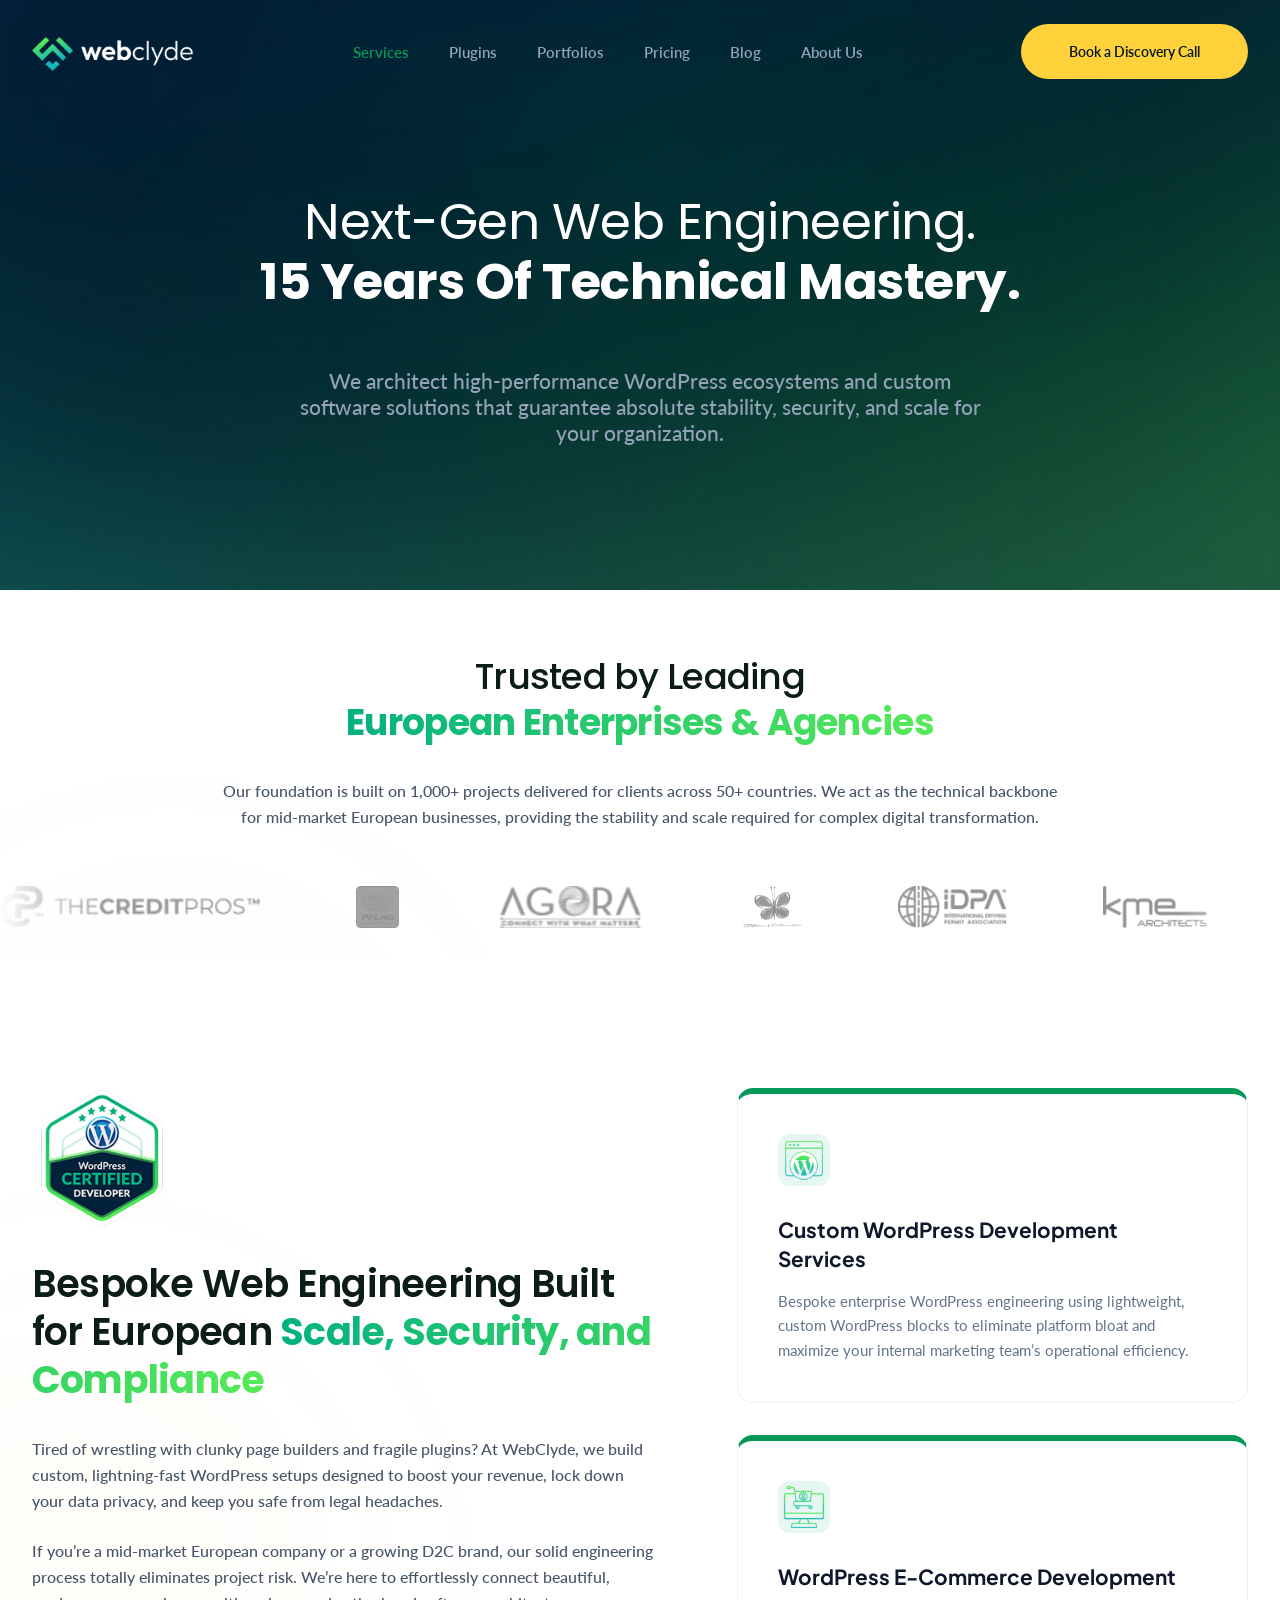
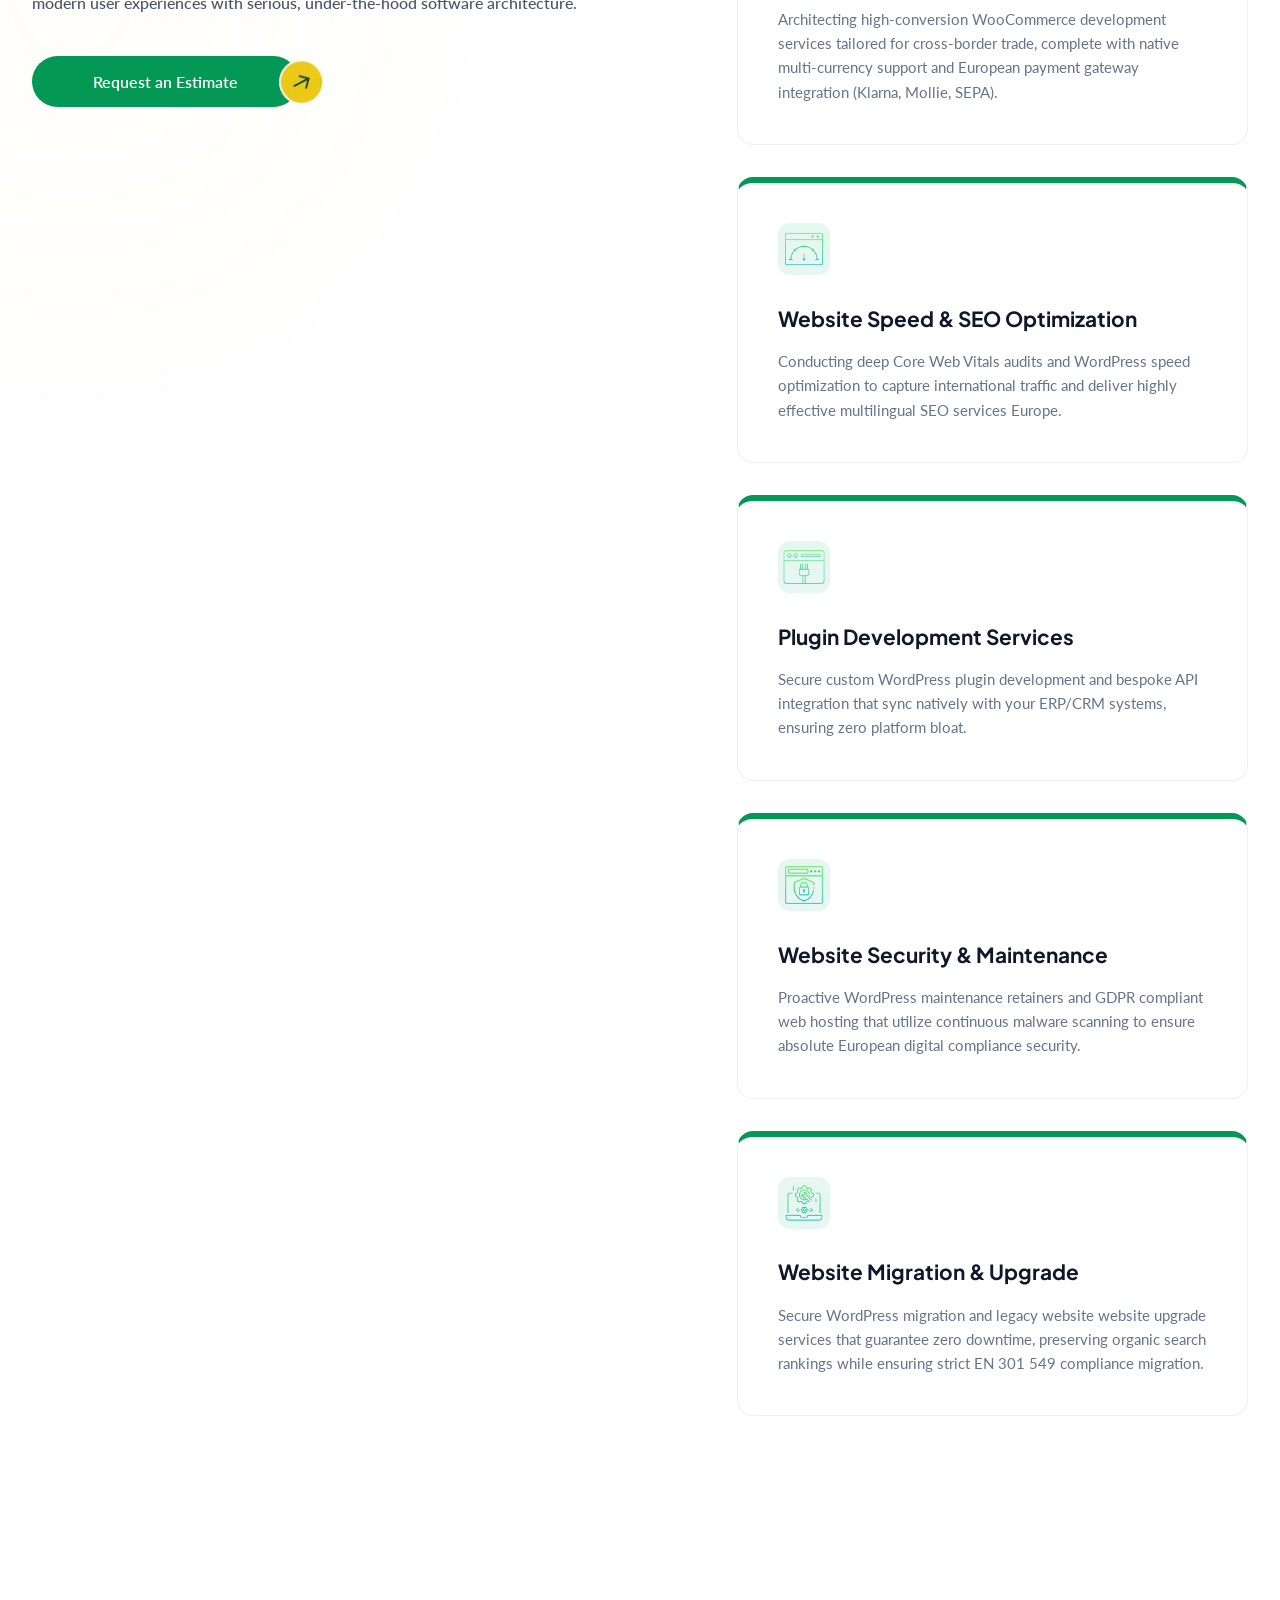
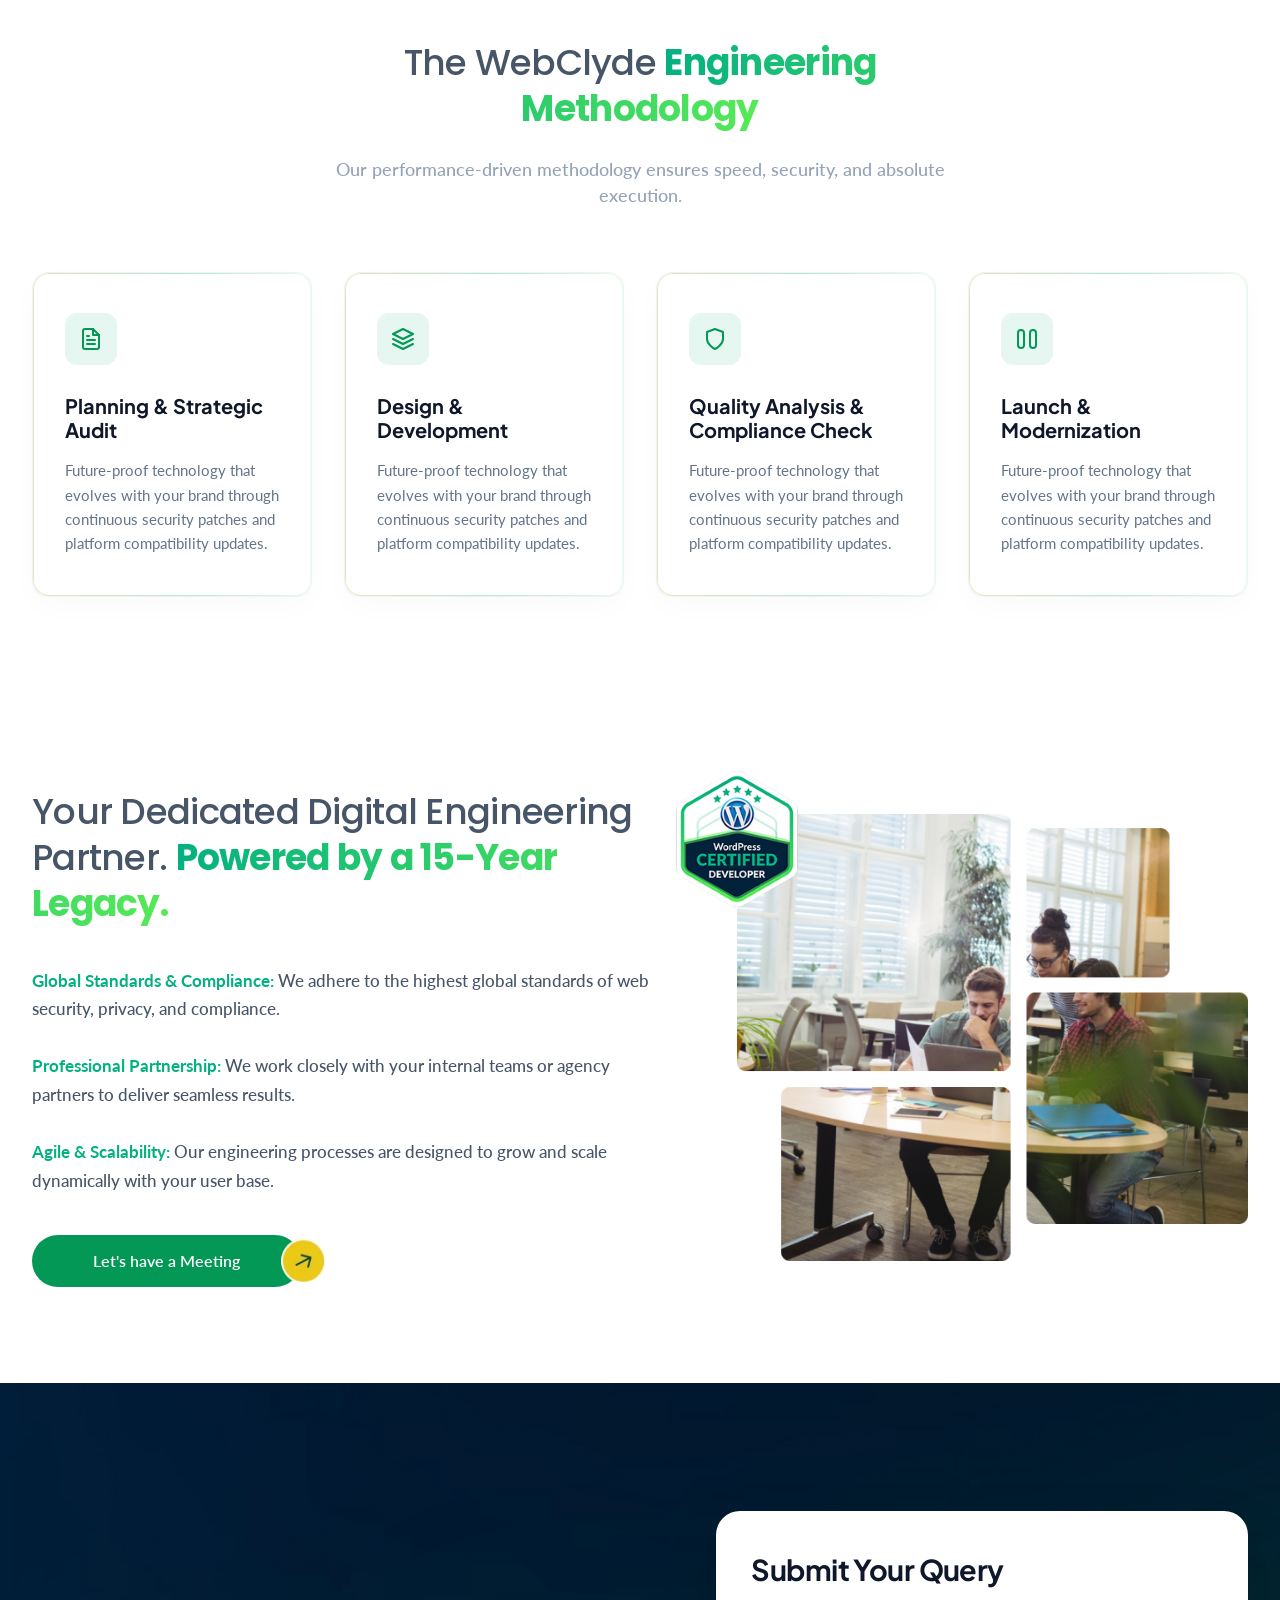
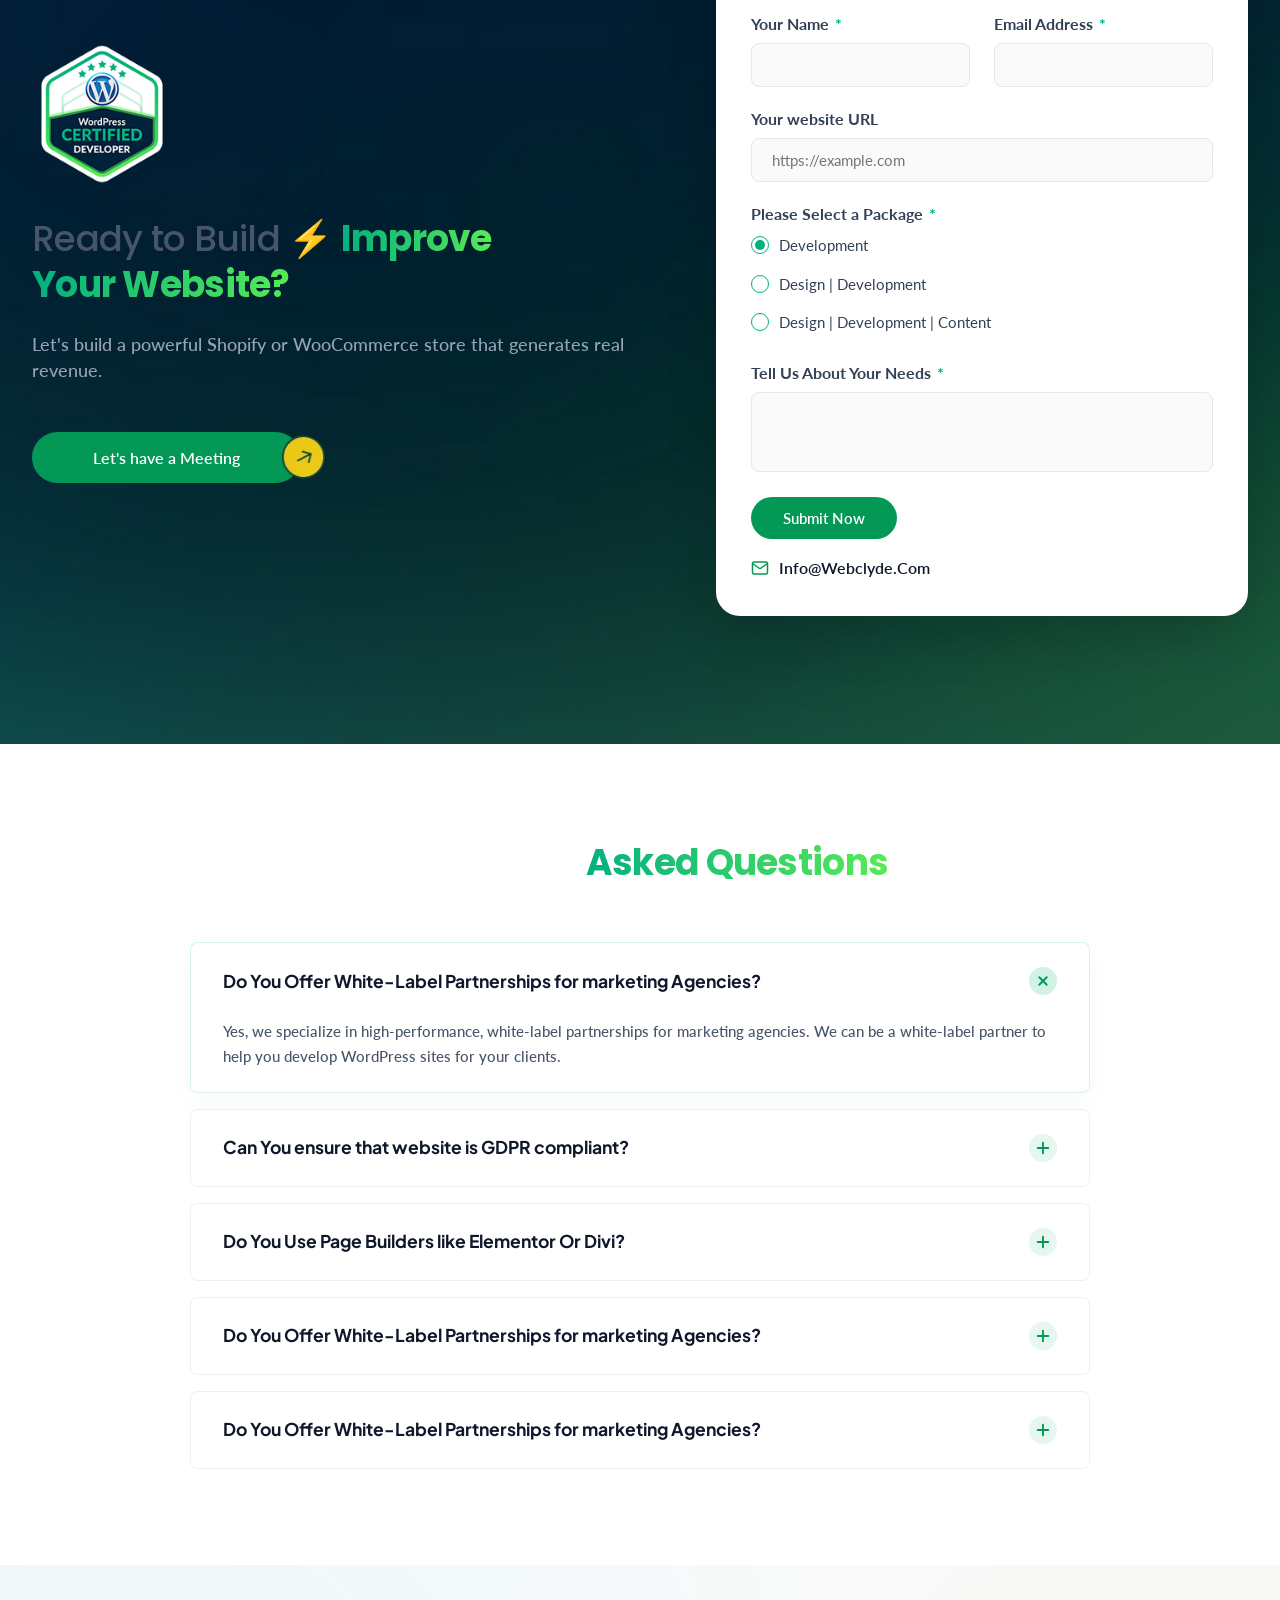
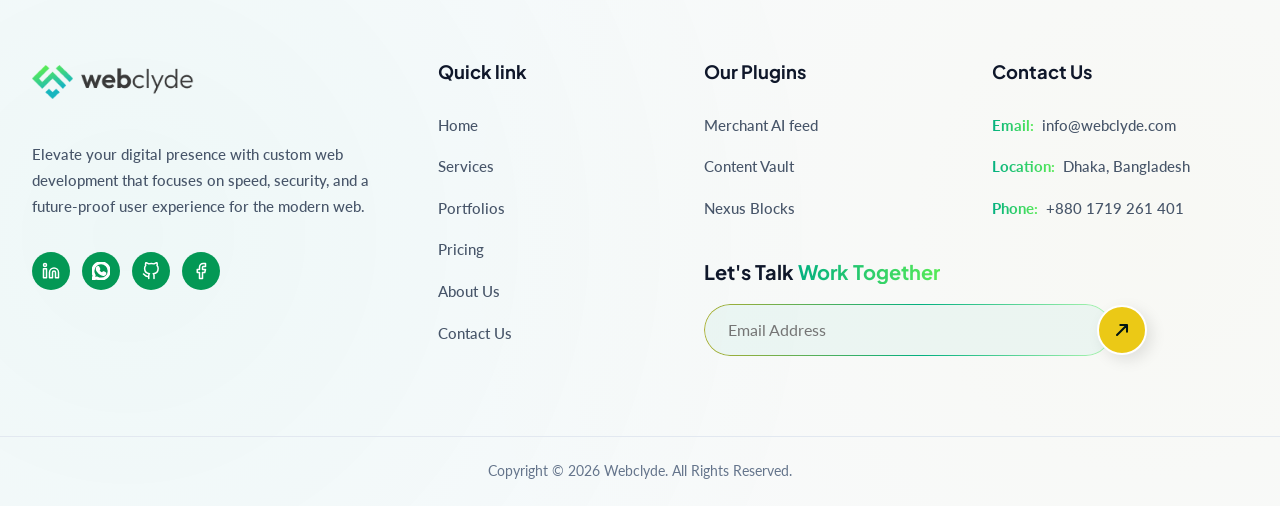
<file: services.html>
<!DOCTYPE html>
<html lang="en">

<head>
  <meta charset="UTF-8">
  <meta name="viewport" content="width=device-width, initial-scale=1.0">
  <!-- SEO Meta Tags -->
  <title>White Label Partnership | Webclyde | Intelligent & Responsive WebDesign & Development</title>
  <meta name="description"
    content="Partner with Webclyde to deliver high-performance, fully compliant custom WordPress ecosystems for your clients.">

  <!-- CSS Stylesheets -->
  <link rel="stylesheet" href="style.css">
  <link rel="stylesheet" href="components/header.css">
  <link rel="stylesheet" href="components/footer.css">
  <link rel="icon" type="image/png" href="Asset/logos/fav_icon webclyde.png">
</head>

<body>

  <div id="header-placeholder"></div>

  <main>
    <!-- ==========================================
         WHITE LABEL HERO SECTION
         ========================================== -->
    <section class="whitelabel-hero" id="hero">
      <div class="glow-bg glow-bg-1" style="top: 10%; left: 20%; opacity: 0.15;"></div>
      <div class="glow-bg glow-bg-2" style="bottom: 10%; right: 20%; opacity: 0.1;"></div>

      <div class="container hero-content">
        <h1>Next-Gen Web Engineering.<br><span class="bold-text"><b>15 Years Of Technical Mastery.</b></span></h1>
        <p class="hero-desc">
          We architect high-performance WordPress ecosystems and custom software solutions that guarantee absolute
          stability, security, and scale for your organization.
        </p>
      </div>
    </section>

    <!-- ==========================================
         LIGHT THEME CONTENT WRAPPER
         ========================================== -->
    <div class="whitelabel-light-theme">
      <!-- Glow blobs in the light theme section -->
      <div class="whitelabel-light-glow whitelabel-light-glow-1"></div>
      <div class="whitelabel-light-glow whitelabel-light-glow-2"></div>
      <div class="whitelabel-light-glow whitelabel-light-glow-3"></div>

      <!-- ==========================================
           TRUSTED BY SECTION
           ========================================== -->
      <section class="trusted" style="background: transparent; padding: 4rem 0 2rem 0; z-index: 2; position: relative;">
        <div class="container text-center">
          <h2 class="section-title" style="margin: 0 auto 2rem auto; color: #0c1c18; text-align: center;">
            Trusted by Leading<span class="text-gradinat"><br><b>European Enterprises &amp; Agencies</b></span>
          </h2>
          <p style="text-align: center; max-width: 850px; margin: 0 auto 3.5rem auto;">Our foundation is built on 1,000+ projects delivered for clients across 50+ countries. We act as the
            technical backbone for mid-market European businesses, providing the stability and scale required for
            complex digital transformation.</p>
        </div>
        <div class="logo-carousel-container" style="background: transparent;">
          <div class="logo-carousel-track">
            <!-- Set 1 -->
            <img src="Asset/logos/The-Creditpros.png" alt="The Creditpros Logo">
            <img src="Asset/logos/Pflag.png" alt="Pflag Logo">
            <img src="Asset/logos/agora-logo.png" alt="Agora Logo">
            <img src="Asset/logos/GIEMS-Express.png" alt="GIEMS Express Logo">
            <img src="Asset/logos/IDPA.png" alt="IDPA Logo">
            <img src="Asset/logos/Kme-architects.png" alt="Kme Architects Logo">
            <img src="Asset/logos/International-driving-agency.png" alt="International Driving Agency Logo">
            <img src="Asset/logos/tika-Mobile.png" alt="Tika Mobile Logo">
            <img src="Asset/logos/Health-plans-ny.png" alt="Health Plans NY Logo">

            <!-- Set 2 -->
            <img src="Asset/logos/The-Creditpros.png" alt="The Creditpros Logo">
            <img src="Asset/logos/Pflag.png" alt="Pflag Logo">
            <img src="Asset/logos/agora-logo.png" alt="Agora Logo">
            <img src="Asset/logos/GIEMS-Express.png" alt="GIEMS Express Logo">
            <img src="Asset/logos/IDPA.png" alt="IDPA Logo">
            <img src="Asset/logos/Kme-architects.png" alt="Kme Architects Logo">
            <img src="Asset/logos/International-driving-agency.png" alt="International Driving Agency Logo">
            <img src="Asset/logos/tika-Mobile.png" alt="Tika Mobile Logo">
            <img src="Asset/logos/Health-plans-ny.png" alt="Health Plans NY Logo">
          </div>
        </div>
      </section>
      <!-- ==========================================
         SERVICES SECTION (SPLIT-GRID)
         ========================================== -->
      <section class="services section-padding" id="services">
        <div class="glow-bg glow-accent" style="top: 20%; left: -10%; opacity: 0.05;"></div>
        <div class="container">
          <div class="services-split">
            <!-- Left Column -->
            <div class="services-left">
              <div class="services-badge-wrap">
                <img src="Asset/images/WordPress.png" alt="WordPress Certified Developer" class="services-badge">
              </div>
              <h2 class="services-title-split">
                Bespoke Web Engineering Built for European
                <b><span class="text-gradinat">Scale, Security, and Compliance</span></b>
              </h2>
              <div class="services-desc-split">
                <p>Tired of wrestling with clunky page builders and fragile plugins? At WebClyde, we build custom,
                  lightning-fast WordPress setups designed to boost your revenue, lock down your data privacy, and keep
                  you safe from legal headaches.</p>
                <p style="margin-top: 1.5rem;">If you’re a mid-market European company or a growing D2C brand, our solid
                  engineering process totally eliminates project risk. We’re here to effortlessly connect beautiful,
                  modern user experiences with serious, under-the-hood software architecture.</p>
              </div>
              <div class="services-cta-wrap" style="margin-top: 2.5rem;">
                <a href="#contact" class="btn btn-primary white_border_icon">
                  Request an Estimate
                  <span class="btn-circle-icon">➔</span>
                </a>
              </div>
            </div>

            <!-- Right Column -->
            <div class="services-right">
              <!-- Service Card 1 -->
              <div class="service-split-card">
                <div class="service-card-icon">
                  <img src="Asset/logos/Wordpress-website-development-icon.png"
                    alt="Custom WordPress Development Services Icon" style="width: 42px; height: 42px;">
                </div>
                <h3>Custom WordPress Development Services</h3>
                <p>Bespoke enterprise WordPress engineering using lightweight, custom WordPress blocks to eliminate
                  platform bloat and maximize your internal marketing team’s operational efficiency.</p>
              </div>

              <!-- Service Card 2 -->
              <div class="service-split-card">
                <div class="service-card-icon">
                  <img src="Asset/logos/e-commerce.png" alt="WordPress E-Commerce Development Icon"
                    style="width: 42px; height: 42px;">
                </div>
                <h3>WordPress E-Commerce Development</h3>
                <p>Architecting high-conversion WooCommerce development services tailored for cross-border trade,
                  complete
                  with native multi-currency support and European payment gateway integration (Klarna, Mollie, SEPA).
                </p>
              </div>

              <!-- Service Card 3 -->
              <div class="service-split-card">
                <div class="service-card-icon">
                  <img src="Asset/logos/speed-test.png" alt="Website Speed & SEO Optimization Icon"
                    style="width: 42px; height: 42px;">
                </div>
                <h3>Website Speed & SEO Optimization</h3>
                <p>Conducting deep Core Web Vitals audits and WordPress speed optimization to capture international
                  traffic and deliver highly effective multilingual SEO services Europe.</p>
              </div>

              <!-- Service Card 4 -->
              <div class="service-split-card">
                <div class="service-card-icon">
                  <img src="Asset/logos/website-plugin.png" alt="Plugin Development Services Icon"
                    style="width: 42px; height: 42px;">
                </div>
                <h3>Plugin Development Services</h3>
                <p>Secure custom WordPress plugin development and bespoke API integration that sync natively with your
                  ERP/CRM systems, ensuring zero platform bloat.</p>
              </div>

              <!-- Service Card 5 -->
              <div class="service-split-card">
                <div class="service-card-icon">
                  <img src="Asset/logos/security-guard.png" alt="Website Security & Maintenance Icon"
                    style="width: 42px; height: 42px;">
                </div>
                <h3>Website Security & Maintenance</h3>
                <p>Proactive WordPress maintenance retainers and GDPR compliant web hosting that utilize continuous
                  malware scanning to ensure absolute European digital compliance security.</p>
              </div>

              <!-- Service Card 6 -->
              <div class="service-split-card">
                <div class="service-card-icon">
                  <img src="Asset/logos/cloud-transfer.png" alt="Website Migration & Upgrade Icon"
                    style="width: 42px; height: 42px;">
                </div>
                <h3>Website Migration & Upgrade</h3>
                <p>Secure WordPress migration and legacy website website upgrade services that guarantee zero downtime,
                  preserving organic search rankings while ensuring strict EN 301 549 compliance migration.</p>
              </div>
            </div>
          </div>
        </div>
      </section>

      <!-- ==========================================
           ENGINEERING METHODOLOGY SECTION
           ========================================== -->
      <section class="methodology-section section-padding"
        style="background: transparent; padding: 6rem 0; z-index: 2; position: relative;">
        <div class="container text-center">
          <h2 class="section-title" style="margin: 0 auto 1.5rem auto;">The WebClyde <span
              class="text-gradinat"><b>Engineering Methodology</b></span></h2>
          <p class="section-desc" style="margin: 0 auto 4rem auto; max-width: 650px;">
            Our performance-driven methodology ensures speed, security, and absolute execution.
          </p>

          <div class="methodology-grid">
            <!-- Card 1 -->
            <div class="methodology-card">
              <div class="methodology-card-icon">
                <svg width="24" height="24" viewBox="0 0 24 24" fill="none" stroke="currentColor" stroke-width="2"
                  stroke-linecap="round" stroke-linejoin="round">
                  <path d="M14 2H6a2 2 0 0 0-2 2v16a2 2 0 0 0 2 2h12a2 2 0 0 0 2-2V8z"></path>
                  <polyline points="14 2 14 8 20 8"></polyline>
                  <line x1="16" y1="13" x2="8" y2="13"></line>
                  <line x1="16" y1="17" x2="8" y2="17"></line>
                  <polyline points="10 9 9 9 8 9"></polyline>
                </svg>
              </div>
              <h3>Planning &amp; Strategic Audit</h3>
              <p>Future-proof technology that evolves with your brand through continuous security patches and platform
                compatibility updates.</p>
            </div>

            <!-- Card 2 -->
            <div class="methodology-card">
              <div class="methodology-card-icon">
                <svg width="24" height="24" viewBox="0 0 24 24" fill="none" stroke="currentColor" stroke-width="2"
                  stroke-linecap="round" stroke-linejoin="round">
                  <polygon points="12 2 2 7 12 12 22 7 12 2"></polygon>
                  <polyline points="2 17 12 22 22 17"></polyline>
                  <polyline points="2 12 12 17 22 12"></polyline>
                </svg>
              </div>
              <h3>Design &amp; Development</h3>
              <p>Future-proof technology that evolves with your brand through continuous security patches and platform
                compatibility updates.</p>
            </div>

            <!-- Card 3 -->
            <div class="methodology-card">
              <div class="methodology-card-icon">
                <svg width="24" height="24" viewBox="0 0 24 24" fill="none" stroke="currentColor" stroke-width="2"
                  stroke-linecap="round" stroke-linejoin="round">
                  <path d="M12 22s8-4 8-10V5l-8-3-8 3v7c0 6 8 10 8 10z"></path>
                </svg>
              </div>
              <h3>Quality Analysis &amp; Compliance Check</h3>
              <p>Future-proof technology that evolves with your brand through continuous security patches and platform
                compatibility updates.</p>
            </div>

            <!-- Card 4 -->
            <div class="methodology-card">
              <div class="methodology-card-icon">
                <svg width="24" height="24" viewBox="0 0 24 24" fill="none" stroke="currentColor" stroke-width="2"
                  stroke-linecap="round" stroke-linejoin="round">
                  <path d="M18 3a3 3 0 0 0-3 3v12a3 3 0 0 0 3 3 3 3 0 0 0 3-3V6a3 3 0 0 0-3-3z"></path>
                  <path d="M6 21a3 3 0 0 0 3-3V6a3 3 0 0 0-3-3 3 3 0 0 0-3 3v12a3 3 0 0 0 3 3z"></path>
                </svg>
              </div>
              <h3>Launch &amp; Modernization</h3>
              <p>Future-proof technology that evolves with your brand through continuous security patches and platform
                compatibility updates.</p>
            </div>
          </div>
        </div>
      </section>

      <!-- ==========================================
           DEDICATED PARTNER COLLAGE SECTION
           ========================================== -->
      <section class="expertise-section section-padding"
        style="background: transparent; padding: 6rem 0; z-index: 2; position: relative;">
        <div class="container">
          <div class="expertise-grid">
            <div class="expertise-left">
              <h2 class="section-title">Your Dedicated Digital Engineering Partner. <span
                  class="text-gradinat"><b>Powered by a 15-Year Legacy.</b></span></h2>

              <div class="expertise-list">
                <div class="expertise-item">
                  <p><b class="green_text">Global Standards &amp; Compliance:</b> We adhere to the highest global
                    standards of web security, privacy, and compliance.</p>
                </div>
                <div class="expertise-item">
                  <p><b class="green_text">Professional Partnership:</b> We work closely with your internal teams or
                    agency partners to deliver seamless results.</p>
                </div>
                <div class="expertise-item">
                  <p><b class="green_text">Agile &amp; Scalability:</b> Our engineering processes are designed to grow
                    and scale dynamically with your user base.</p>
                </div>
              </div>

              <div style="margin-top: 2.5rem;">
                <a href="#contact" class="btn btn-primary white_border_icon">
                  Let's have a Meeting
                </a>
              </div>
            </div>

            <div class="expertise-right">
              <div class="cta-badge expertise-badge" style="z-index: 10;">
                <img src="Asset/images/WordPress.png" alt="WordPress Certified Developer">
              </div>
              <div class="expertise-image-wrap">
                <img src="Asset/images/About/Our Expertise.png" alt="Our Expertise Layout Collage">
              </div>
            </div>
          </div>
        </div>
      </section>
      <!-- ==========================================
           CTA PLACEHOLDER
           ========================================== -->
      <div id="cta-placeholder"></div>
    </div>
    <!-- ==========================================
           FREQUENTLY ASKED QUESTIONS SECTION
           ========================================== -->
    <section class="faq-section section-padding"
      style="background: #ffffff; padding: 6rem 0; z-index: 2; position: relative;">
      <div class="container">
        <div class="faq-header text-center">
          <h2 class="section-title" style="margin: 0 auto 3.5rem auto;">Frequently <span class="text-gradinat"><b>Asked
                Questions</b></span></h2>
        </div>
        <div class="faq-container">
          <!-- FAQ Item 1 -->
          <div class="faq-item active">
            <div class="faq-question">
              <h3>Do You Offer White-Label Partnerships for marketing Agencies?</h3>
              <span class="faq-toggle">
                <svg width="18" height="18" viewBox="0 0 24 24" fill="none" stroke="currentColor" stroke-width="2.5"
                  stroke-linecap="round" stroke-linejoin="round">
                  <line x1="12" y1="5" x2="12" y2="19"></line>
                  <line x1="5" y1="12" x2="19" y2="12"></line>
                </svg>
              </span>
            </div>
            <div class="faq-answer">
              <p>Yes, we specialize in high-performance, white-label partnerships for marketing agencies. We can be a
                white-label partner to help you develop WordPress sites for your clients.</p>
            </div>
          </div>

          <!-- FAQ Item 2 -->
          <div class="faq-item">
            <div class="faq-question">
              <h3>Can You ensure that website is GDPR compliant?</h3>
              <span class="faq-toggle">
                <svg width="18" height="18" viewBox="0 0 24 24" fill="none" stroke="currentColor" stroke-width="2.5"
                  stroke-linecap="round" stroke-linejoin="round">
                  <line x1="12" y1="5" x2="12" y2="19"></line>
                  <line x1="5" y1="12" x2="19" y2="12"></line>
                </svg>
              </span>
            </div>
            <div class="faq-answer">
              <p>Absolutely. We build all our custom WordPress ecosystems and database structures to fully align with
                European GDPR regulations, cookie consents, and strict data privacy standards.</p>
            </div>
          </div>

          <!-- FAQ Item 3 -->
          <div class="faq-item">
            <div class="faq-question">
              <h3>Do You Use Page Builders like Elementor Or Divi?</h3>
              <span class="faq-toggle">
                <svg width="18" height="18" viewBox="0 0 24 24" fill="none" stroke="currentColor" stroke-width="2.5"
                  stroke-linecap="round" stroke-linejoin="round">
                  <line x1="12" y1="5" x2="12" y2="19"></line>
                  <line x1="5" y1="12" x2="19" y2="12"></line>
                </svg>
              </span>
            </div>
            <div class="faq-answer">
              <p>No, we specialize in clean, custom-coded blocks and Gutenberg blocks. This avoids page builder bloat,
                speeds up core vitals, and guarantees security and long-term theme durability.</p>
            </div>
          </div>

          <!-- FAQ Item 4 -->
          <div class="faq-item">
            <div class="faq-question">
              <h3>Do You Offer White-Label Partnerships for marketing Agencies?</h3>
              <span class="faq-toggle">
                <svg width="18" height="18" viewBox="0 0 24 24" fill="none" stroke="currentColor" stroke-width="2.5"
                  stroke-linecap="round" stroke-linejoin="round">
                  <line x1="12" y1="5" x2="12" y2="19"></line>
                  <line x1="5" y1="12" x2="19" y2="12"></line>
                </svg>
              </span>
            </div>
            <div class="faq-answer">
              <p>Yes, we specialize in high-performance, white-label partnerships for marketing agencies. We can be a
                white-label partner to help you develop WordPress sites for your clients.</p>
            </div>
          </div>

          <!-- FAQ Item 5 -->
          <div class="faq-item">
            <div class="faq-question">
              <h3>Do You Offer White-Label Partnerships for marketing Agencies?</h3>
              <span class="faq-toggle">
                <svg width="18" height="18" viewBox="0 0 24 24" fill="none" stroke="currentColor" stroke-width="2.5"
                  stroke-linecap="round" stroke-linejoin="round">
                  <line x1="12" y1="5" x2="12" y2="19"></line>
                  <line x1="5" y1="12" x2="19" y2="12"></line>
                </svg>
              </span>
            </div>
            <div class="faq-answer">
              <p>Yes, we specialize in high-performance, white-label partnerships for marketing agencies. We can be a
                white-label partner to help you develop WordPress sites for your clients.</p>
            </div>
          </div>
        </div>
      </div>
    </section>
  </main>

  <div id="footer-placeholder"></div>

  <!-- JS Scripts -->
  <script src="components/components-loader.js"></script>
  <script src="app.js"></script>
</body>

</html>
</file>
<file: style.css>
@import url('https://fonts.googleapis.com/css2?family=Plus+Jakarta+Sans:wght@300;400;500;600;700;800&family=Inter:wght@300;400;500;600;700&family=Poppins:wght@300;400;500;600;700&family=Lato:wght@300;400;700;900&display=swap');

/* ==========================================
   1. VARIABLES & DESIGN SYSTEM
   ========================================== */
:root {
  /* Colors */
  --bg-dark-1: #031612;
  --bg-dark-2: #020f0c;
  --bg-dark-3: #010a08;
  --primary: #039855;
  --primary-glow: rgba(0, 194, 133, 0.15);
  --accent: #ffd13b;
  --accent-glow: rgba(255, 209, 59, 0.2);
  --text-light: #ffffff;
  --text-muted: #94a3b8;
  --text-dim: #64748b;
  --card-bg-light: rgba(255, 255, 255, 0.03);
  --card-border-light: rgba(255, 255, 255, 0.08);
  --card-bg-dark: #051410;

  /* Fonts */
  --font-heading: 'Plus Jakarta Sans', sans-serif;
  --font-body: 'Lato', sans-serif;

  /* Layout */
  --container-max-width: 1280px;
  --transition-fast: 0.2s ease;
  --transition-normal: 0.3s cubic-bezier(0.4, 0, 0.2, 1);
  --transition-slow: 0.5s cubic-bezier(0.4, 0, 0.2, 1);
  --border-radius-sm: 8px;
  --border-radius-md: 16px;
  --border-radius-lg: 24px;
}

/* ==========================================
   2. RESET & BASE STYLES
   ========================================== */
*,
*::before,
*::after {
  box-sizing: border-box;
  margin: 0;
  padding: 0;
}

html {
  scroll-behavior: smooth;
  font-size: 16px;
  overflow-x: clip;
}

body {
  background-color: var(--bg-dark-1);
  color: var(--text-light);
  font-family: var(--font-body);
  line-height: 1.6;
  overflow-x: clip;
}

p {
  font-family: var(--font-body);
  font-size: 16px;
  font-weight: 500;
  line-height: 26px;
}

/* Scrollbar Style */
::-webkit-scrollbar {
  width: 8px;
}

::-webkit-scrollbar-track {
  background: var(--bg-dark-2);
}

::-webkit-scrollbar-thumb {
  background: var(--primary);
  border-radius: 4px;
}

::-webkit-scrollbar-thumb:hover {
  background: #009e6c;
}

.green_text {
  color: #03B080;
}

h1,
h2,
h3,
h4,
h5,
h6 {
  font-family: var(--font-heading);
  font-weight: 700;
  line-height: 1.2;
}

a {
  color: inherit;
  text-decoration: none;
  transition: var(--transition-fast);
}

button,
input,
select,
textarea {
  font-family: inherit;
}

img {
  max-width: 100%;
  height: auto;
  display: block;
}

/* ==========================================
   3. REUSABLE UTILITIES & LAYOUTS
   ========================================== */
.container {
  max-width: var(--container-max-width);
  margin: 0 auto;
  padding: 0 2rem;
  position: relative;
  z-index: 2;
}

.section-padding {
  padding: 8rem 0;
  position: relative;
}

/* Gradient Background Glows */
.glow-bg {
  position: absolute;
  pointer-events: none;
  z-index: 1;
  border-radius: 50%;
  filter: blur(150px);
  opacity: 0.15;
}

.glow-primary {
  background: var(--primary);
  width: 500px;
  height: 500px;
}

.glow-accent {
  background: var(--accent);
  width: 400px;
  height: 400px;
}

/* Pills / Small Badges */
.pill {
  display: inline-flex;
  align-items: center;
  gap: 0.5rem;
  padding: 0.9rem 1.9rem;
  border-radius: 100px;
  background: rgba(0, 194, 133, 0.08);
  border: 1px solid transparent;
  /* color: #ffffff; */
  font-size: 0.85rem;
  font-weight: 600;
  text-transform: uppercase;
  letter-spacing: 0.05em;
  margin-bottom: 1.5rem;
  font-family: var(--font-heading);
  position: relative;
}

.pill::before {
  content: "";
  position: absolute;
  inset: 0;
  padding: 1px;
  border-radius: 100px;
  background: linear-gradient(90deg, #ADAF31 0%, #03B080 53%, #B0F7B0 100%);
  -webkit-mask: linear-gradient(#fff 0 0) content-box, linear-gradient(#fff 0 0);
  mask: linear-gradient(#fff 0 0) content-box, linear-gradient(#fff 0 0);
  -webkit-mask-composite: xor;
  mask-composite: exclude;
  pointer-events: none;
}

.pill-icon {
  display: flex;
  align-items: center;
  justify-content: center;
  font-size: 1rem;
}

.text-center {
  text-align: center;
}

h2,
.section-title {
  font-family: 'Poppins', sans-serif;
  font-size: 36px;
  font-weight: 500;
  line-height: 46px;
  margin-bottom: 1.5rem;
  max-width: 700px;
  letter-spacing: -0.02em;
}

.section-desc {
  color: var(--text-muted);
  font-size: 1.15rem;
  max-width: 650px;
  margin-bottom: 3.5rem;
}

/* Buttons */
.btn {
  display: inline-flex;
  align-items: center;
  gap: 0.8rem;
  padding: 0.8rem 2rem;
  border-radius: 100px;
  font-weight: 600;
  transition: var(--transition-normal);
  cursor: pointer;
  border: none;
  font-size: 1rem;
  position: relative;
  overflow: hidden;
}

.btn-primary {
  background: var(--primary);
  color: var(--text-light);
}

.btn-primary:hover {
  /* background: #00d995; */
  box-shadow: 0 8px 30px var(--primary-glow);
}

.btn-accent {
  background: var(--accent);
  color: var(--bg-dark-1);
}

.btn-accent:hover {
  background: #ffe06b;
  box-shadow: 0 8px 30px var(--accent-glow);
  transform: translateY(-2px);
}

.btn-circle-icon {
  display: flex;
  align-items: center;
  justify-content: center;
  background: var(--bg-dark-1);
  color: var(--text-light);
  width: 28px;
  height: 28px;
  border-radius: 50%;
  font-size: 0.8rem;
  transition: var(--transition-normal);
}

.btn-primary .btn-circle-icon {
  background: var(--bg-dark-1);
  color: var(--primary);
}

.btn-accent .btn-circle-icon {
  background: var(--bg-dark-1);
  color: var(--accent);
}

.btn:hover .btn-circle-icon {
  transform: rotate(45deg);
}


/* ==========================================
   5. HERO SECTION
   ========================================== */
.hero {
  padding: 12rem 0 6rem 0;
  min-height: 100vh;
  display: flex;
  align-items: center;
  background: radial-gradient(circle at 50% 30%, rgba(0, 194, 133, 0.06) 0%, transparent 70%), url('Asset/images/Hero_banner.jpg') no-repeat center/cover;
  position: relative;
}

.hero .glow-bg-1 {
  top: 15%;
  left: 10%;
  background: var(--primary);
  opacity: 0.1;
}

.hero .glow-bg-2 {
  bottom: 20%;
  right: 5%;
  background: var(--accent);
  opacity: 0.05;
}

.hero-content {
  text-align: center;
  max-width: 900px;
  margin: 0 auto;
  position: relative;
  z-index: 10;
  border: none;
}

.hero-content .pill {
  border: none;
}

.hero-content .pill::before {
  display: none;
}

.hero h1 {
  font-family: 'Poppins', sans-serif;
  font-size: 50px;
  font-weight: 400;
  line-height: 60px;
  letter-spacing: -0.01em;
  margin-bottom: 1.8rem;
}

.hero h1 span.glow-text {
  text-shadow: 0 0 40px rgba(0, 194, 133, 0.2);
}

.hero-desc {
  font-size: 1.3rem;
  color: var(--text-muted);
  max-width: 700px;
  margin: 0 auto 3rem auto;
}

.hero-actions {
  display: flex;
  flex-direction: column;
  align-items: center;
  gap: 1.5rem;
  margin-bottom: 5rem;
}

/* Social Proof Avatars */
.social-proof {
  display: flex;
  align-items: center;
  gap: 1rem;
  margin-top: 2.5em;
}

.avatar-group {
  display: flex;
  align-items: center;
}

.avatar-group img {
  width: 40px;
  height: 40px;
  border-radius: 50%;
  border: 2px solid var(--bg-dark-1);
  margin-left: -12px;
  transition: var(--transition-fast);
}

.avatar-group img:first-child {
  margin-left: 0;
}

.avatar-group img:hover {
  transform: translateY(-4px) scale(1.1);
  z-index: 10;
}

.social-proof-text {
  font-size: 0.9rem;
  color: var(--text-muted);
  text-align: left;
}

.social-proof-text span {
  color: var(--text-light);
  font-weight: 700;
}

/* Mockups Layout (Absolute side-by-side) */
.hero-mockup-left,
.hero-mockup-right {
  position: absolute;
  z-index: 5;
  pointer-events: auto;
  filter: drop-shadow(0 25px 50px rgba(0, 0, 0, 0.4));
  transition: filter 0.5s ease;
}

.hero-mockup-left {
  left: 4%;
  top: 60%;
  transform: translateY(-50%);
  width: 32%;
  max-width: 500px;
}

.hero-mockup-right {
  right: 4%;
  top: 60%;
  transform: translateY(-50%);
  width: 32%;
  max-width: 500px;
}

.hero-mockup-left img,
.hero-mockup-right img {
  width: 100%;
  height: auto;
  display: block;
}

@media (max-width: 1100px) {

  .hero-mockup-left,
  .hero-mockup-right {
    display: none !important;
  }
}

/* ==========================================
   6. TRUSTED BY / LOGOS SECTION
   ========================================== */
.trusted {
  padding: 5rem 0;
  background-color: #ffffff;
}

.trusted-title {
  text-align: center;
  font-family: 'Poppins', sans-serif;
  font-size: 24px;
  font-weight: 600;
  color: #0c1c18;
  margin-bottom: 3rem;
  max-width: none;
}

.trusted-title .text-highlight {
  color: #039855;
}

.logo-carousel-container {
  overflow: hidden;
  width: 100%;
  position: relative;
  display: flex;
  align-items: center;
}

/* Semi-transparent mask on left and right edges for a fade effect */
.logo-carousel-container::before,
.logo-carousel-container::after {
  content: '';
  position: absolute;
  top: 0;
  width: 100px;
  height: 100%;
  z-index: 2;
  pointer-events: none;
}

.logo-carousel-container::before {
  left: 0;
  background: linear-gradient(to right, rgba(255, 255, 255, 1), rgba(255, 255, 255, 0));
}

.logo-carousel-container::after {
  right: 0;
  background: linear-gradient(to left, rgba(255, 255, 255, 1), rgba(255, 255, 255, 0));
}

.logo-carousel-track {
  display: flex;
  align-items: center;
  gap: 6rem;
  width: max-content;
  animation: scrollLogos 25s linear infinite;
}

.logo-carousel-track img {
  height: 42px;
  width: auto;
  opacity: 0.45;
  filter: grayscale(1) brightness(0.2);
  transition: opacity 0.3s ease, filter 0.3s ease;
}

.logo-carousel-track img:hover {
  opacity: 0.95;
  filter: grayscale(0) brightness(1);
}

@keyframes scrollLogos {
  0% {
    transform: translateX(0);
  }

  100% {
    transform: translateX(calc(-50% - 3rem));
    /* offset by exactly half the container including half of gap space to make it loop seamlessly */
  }
}

/* ==========================================
   7. FEATURES SECTION
   ========================================== */
.features {
  background-color: #ffffff;
  color: #0f172a;
  position: relative;
  padding: 2rem 0 4rem 0;
  z-index: 10;
}

.features-grid {
  display: grid;
  grid-template-columns: repeat(4, 1fr);
  gap: 1rem;
  padding: 2rem 0;
}

.feature-card {
  background: #ffffff;
  border: 1px solid rgba(0, 0, 0, 0.03);
  border-radius: var(--border-radius-md);
  padding: 3rem 1.5rem 3rem 1.5rem;
  transition: transform 0.4s cubic-bezier(0.16, 1, 0.3, 1),
    box-shadow 0.4s cubic-bezier(0.16, 1, 0.3, 1),
    border-color 0.4s cubic-bezier(0.16, 1, 0.3, 1);
  display: flex;
  flex-direction: column;
  align-items: center;
  text-align: center;
  height: 100%;
  box-shadow: 0 15px 45px rgba(3, 22, 18, 0.03), 0 5px 15px rgba(0, 0, 0, 0.01);
}

/* Vertical Staggering Layout for Features */
.feature-card:nth-child(odd) {
  transform: translateY(35px);
}

.feature-card:nth-child(even) {
  transform: translateY(-25px);
}

.feature-card:nth-child(odd):hover {
  transform: translateY(25px);
  border-color: rgba(3, 152, 85, 0.15);
  box-shadow: 0 25px 55px rgba(3, 22, 18, 0.08);
}

.feature-card:nth-child(even):hover {
  transform: translateY(-35px);
  border-color: rgba(3, 152, 85, 0.15);
  box-shadow: 0 25px 55px rgba(3, 22, 18, 0.08);
}

.feature-icon-wrapper {
  position: relative;
  width: 80px;
  height: 80px;
  margin-bottom: 2.5rem;
  display: flex;
  align-items: center;
  justify-content: center;
}

.feature-icon-wrapper img,
.feature-icon-wrapper svg {
  transition: transform 0.3s cubic-bezier(0.16, 1, 0.3, 1);
  width: 100%;
  height: auto;
  max-width: 100%;
  max-height: 100%;
}

.feature-card:hover .feature-icon-wrapper img,
.feature-card:hover .feature-icon-wrapper svg {
  transform: scale(1.08);
}

.feature-icon-dot {
  position: absolute;
  top: 5px;
  right: 5px;
  width: 7px;
  height: 7px;
  border-radius: 50%;
  background-color: #f97316;
  box-shadow: 0 0 6px rgba(249, 115, 22, 0.6);
}

.feature-card h3 {
  font-family: var(--font-heading);
  font-size: 1.25rem;
  font-weight: 700;
  color: #0f172a;
  margin-bottom: 1.2rem;
  line-height: 1.4;
}

.feature-card p {
  font-family: var(--font-body);
  font-size: 0.95rem;
  line-height: 1.65;
  color: #64748b;
  font-weight: 400;
  margin: 0;
}

/* Features Responsive Overrides */
@media (max-width: 1100px) {
  .features-grid {
    grid-template-columns: repeat(2, 1fr);
    gap: 3rem 2rem;
  }

  .feature-card:nth-child(odd),
  .feature-card:nth-child(even) {
    transform: none !important;
  }

  .feature-card:hover {
    transform: translateY(-8px) !important;
  }

  .features {
    padding: 6rem 0;
  }
}

@media (max-width: 640px) {
  .features-grid {
    grid-template-columns: 1fr;
    gap: 2rem;
  }
}

/* ==========================================
   8. SERVICES SECTION
   ========================================== */
.services {
  background-color: #ffffff;
  color: #0f172a;
  position: relative;
  padding: 8rem 0;
  z-index: 10;
}

.services-split {
  display: grid;
  grid-template-columns: 1.1fr 0.9fr;
  gap: 5rem;
  align-items: start;
}

.services-left {
  text-align: left;
  position: sticky;
  top: 120px;
  align-self: start;
}

.services-badge-wrap {
  margin-bottom: 2rem;
}

.services-badge {
  max-width: 140px;
  height: auto;
}

.services-title-split {
  font-family: 'Poppins', sans-serif;
  font-size: 38px;
  font-weight: 600;
  line-height: 48px;
  color: #0c1c18;
  margin-bottom: 2rem;
  letter-spacing: -0.02em;
}

.services-title-split .text-highlight {
  color: #039855;
}

.services-desc-split {
  font-family: var(--font-body);
  font-size: 1.05rem;
  line-height: 1.7;
  color: #475569;
}

.services-right {
  display: flex;
  flex-direction: column;
  gap: 2rem;
  position: relative;
}

.service-split-card {
  position: sticky;
  top: 140px;
  background: #ffffff;
  border: 1px solid rgba(0, 0, 0, 0.06);
  border-top: 6px solid #039855;
  border-radius: var(--border-radius-md);
  padding: 2.5rem;
  transition: transform 0.4s cubic-bezier(0.16, 1, 0.3, 1),
    border-color 0.4s ease;
  overflow: hidden;
  text-align: left;
}

.service-split-card:hover {
  transform: translateY(-6px);
  border-color: rgba(3, 152, 85, 0.15);
  border-top-color: #039855;
}

.service-card-icon {
  width: 52px;
  height: 52px;
  border-radius: 12px;
  background-color: #e6f6f0;
  display: flex;
  align-items: center;
  justify-content: center;
  color: #039855;
  margin-bottom: 1.8rem;
  transition: transform 0.3s ease, background-color 0.3s ease;
}

.service-split-card:hover .service-card-icon {
  background-color: #d1f2e5;
  transform: scale(1.05);
}

.service-split-card h3 {
  font-family: var(--font-heading);
  font-size: 1.3rem;
  font-weight: 700;
  color: #0f172a;
  margin-bottom: 1rem;
  line-height: 1.4;
}

.service-split-card p {
  font-family: var(--font-body);
  font-size: 0.95rem;
  line-height: 1.6;
  color: #64748b;
  font-weight: 400;
  margin: 0;
}

/* Services Split Responsive Overrides */
@media (max-width: 992px) {
  .services-split {
    grid-template-columns: 1fr;
    gap: 4rem;
  }

  .services-left {
    position: relative !important;
    top: 0 !important;
  }

  .service-split-card {
    position: relative !important;
    top: 0 !important;
  }

  .services-title-split {
    font-size: 32px;
    line-height: 40px;
  }
}

/* ==========================================
   9. PORTFOLIO SECTION
   ========================================== */
.portfolio {
  background-image: url('Asset/images/Glimpses of Work bg.png');
  background-size: cover;
  background-position: center;
  background-repeat: no-repeat;
  overflow: hidden;
}

.portfolio-header {
  display: flex;
  justify-content: space-between;
  align-items: flex-end;
  margin-bottom: 4rem;
  width: 100%;
}

.portfolio-header-left {
  max-width: 65%;
}

.process-header-wrap,
.plugins-header-wrap {
  display: flex;
  flex-direction: column;
  align-items: center;
  text-align: center;
  margin-bottom: 4rem;
  width: 100%;
}

.process-header-wrap h2,
.plugins-header-wrap h2 {
  max-width: 800px;
  margin-left: auto;
  margin-right: auto;
}

.plugins-header-wrap p {
  max-width: 700px;
  margin-left: auto;
  margin-right: auto;
  margin-bottom: 0;
}

.btn-portfolio-cta {
  display: inline-flex;
  align-items: center;
  gap: 1.2rem;
  background-color: var(--primary) !important;
  color: #ffffff !important;
  padding: 8px 8px 8px 24px !important;
  border-radius: 100px !important;
  font-weight: 600 !important;
  font-size: 15px !important;
  transition: all 0.3s ease;
  border: none !important;
  cursor: pointer;
  white-space: nowrap;
}

.btn-portfolio-cta:hover {
  background-color: #00b078 !important;
  box-shadow: 0 8px 25px rgba(0, 194, 133, 0.3);
}

.btn-portfolio-arrow {
  width: 38px;
  height: 38px;
  border-radius: 50%;
  background-color: var(--accent);
  color: #031612;
  display: flex;
  align-items: center;
  justify-content: center;
  transition: transform 0.3s ease;
  flex-shrink: 0;
}

.btn-portfolio-cta:hover .btn-portfolio-arrow {
  transform: rotate(45deg);
}

.portfolio-carousel-container {
  width: 100%;
  overflow: hidden;
  position: relative;
  cursor: grab;
  overflow-anchor: none;
}

.portfolio-carousel-container:active {
  cursor: grabbing;
}

.portfolio-carousel-track {
  display: flex;
  gap: 1rem;
  width: max-content;
  transition: transform 0.1s linear;
}

.portfolio-carousel-card {
  width: 500px;
  height: 350px;
  flex-shrink: 0;
  border-radius: 16px;
  overflow: hidden;
  position: relative;
  background-repeat: no-repeat;
  cursor: pointer;
}


@media (max-width: 768px) {
  .portfolio-header {
    flex-direction: column;
    align-items: flex-start;
    gap: 2rem;
  }

  .portfolio-header>div {
    max-width: 100% !important;
  }

  .portfolio-carousel-card {
    width: 280px;
  }
}

/* ==========================================
   10. PROCESS SECTION (ACCORDION)
   ========================================== */
.process {
  background-color: #f8fafc;
  background-image:
    radial-gradient(circle at 10% 50%, rgba(3, 176, 128, 0.03) 0%, transparent 60%),
    radial-gradient(circle at 90% 50%, rgba(250, 204, 21, 0.03) 0%, transparent 60%);
  color: #0f172a;
}

.process .section-title {
  color: #0f172a;
}

.process .pill {
  background: rgba(3, 176, 128, 0.06);
  border: 1px solid rgba(3, 176, 128, 0.15);
  color: #0f172a;
}

.process .pill-icon img {
  width: 16px;
  height: 16px;
  object-fit: contain;
  vertical-align: middle;
}

.steps-container {
  display: flex;
  flex-direction: column;
  gap: 1.2rem;
  margin-top: 3rem;
  width: 100%;
}

.step-row {
  display: flex;
  align-items: center;
  justify-content: space-between;
  background: #ffffff;
  border: 1px solid transparent;
  border-radius: 16px;
  padding: 2rem 3rem;
  transition: all 0.4s cubic-bezier(0.25, 1, 0.5, 1);
  position: relative;
  cursor: pointer;
  width: 100%;
}

.step-row::before {
  content: "";
  position: absolute;
  inset: 0;
  padding: 1px;
  border-radius: 16px;
  background: linear-gradient(90deg, #ADAF31 0%, #03B080 53%, #B0F7B0 100%);
  -webkit-mask: linear-gradient(#fff 0 0) content-box, linear-gradient(#fff 0 0);
  mask: linear-gradient(#fff 0 0) content-box, linear-gradient(#fff 0 0);
  -webkit-mask-composite: xor;
  mask-composite: exclude;
  pointer-events: none;
  transition: opacity 0.4s cubic-bezier(0.25, 1, 0.5, 1);
  opacity: 1;
}

.step-row.active::before {
  opacity: 0;
}

.step-row.active {
  background: #0c3f35;
  border-color: #0c3f35;
  box-shadow: 0 20px 45px rgba(12, 63, 53, 0.2);
}

.step-col-left {
  width: 25%;
  flex-shrink: 0;
  display: flex;
  flex-direction: column;
  gap: 0.5rem;
  z-index: 10;
}

.step-label {
  font-family: var(--font-heading);
  font-size: 0.85rem;
  font-weight: 700;
  color: var(--primary);
  text-transform: uppercase;
  letter-spacing: 0.05em;
  transition: color 0.3s ease;
}

.step-row.active .step-label {
  color: #ffffff;
  opacity: 0.8;
}

.step-title {
  font-family: var(--font-heading);
  font-size: 1.5rem;
  font-weight: 700;
  color: #0f172a;
  transition: color 0.3s ease;
  margin: 0;
}

.step-row.active .step-title {
  color: #ffffff;
}

.step-col-center {
  width: 48%;
  flex-shrink: 0;
  padding-right: 3rem;
  z-index: 10;
}

.step-desc {
  font-size: 1rem;
  color: #475569;
  line-height: 1.6;
  font-weight: 500;
  transition: color 0.3s ease;
  margin: 0;
}

.step-row.active .step-desc {
  color: rgba(255, 255, 255, 0.85);
}

.step-col-right {
  display: flex;
  align-items: center;
  z-index: 10;
}

.step-arrow-btn {
  width: 46px;
  height: 46px;
  border-radius: 50%;
  border: 1.5px solid rgba(3, 176, 128, 0.25);
  background: #ffffff;
  display: flex;
  align-items: center;
  justify-content: center;
  color: var(--primary);
  cursor: pointer;
  transition: all 0.3s cubic-bezier(0.25, 1, 0.5, 1);
  padding: 0;
}

.step-row.active .step-arrow-btn {
  background: #ffffff;
  border-color: #ffffff;
  color: #0c3f35;
}

.step-row:hover .step-arrow-btn {
  transform: rotate(45deg);
}

.step-floating-img {
  position: absolute;
  left: 35%;
  top: 50%;
  transform: translateX(-150px) translateY(-50%) rotate(-15deg) scale(0.7);
  width: 170px;
  height: 230px;
  border-radius: 16px;
  border: 4px solid #ffffff;
  box-shadow: 0 15px 35px rgba(0, 0, 0, 0.25);
  overflow: hidden;
  opacity: 0;
  visibility: hidden;
  transition: all 0.5s cubic-bezier(0.25, 1, 0.3, 1);
  z-index: 50;
  pointer-events: none;
}

.step-floating-img img {
  width: 100%;
  height: 100%;
  object-fit: cover;
  display: block;
}

.step-row.active .step-floating-img {
  opacity: 1;
  visibility: visible;
  transform: translateX(0) translateY(-50%) rotate(-8deg) scale(1);
}

@media (max-width: 992px) {
  .step-row {
    flex-direction: column;
    align-items: flex-start;
    gap: 1.2rem;
    padding: 1.8rem 2rem;
  }

  .step-col-left,
  .step-col-center {
    width: 100%;
    padding-right: 0;
  }

  .step-floating-img {
    display: none;
  }

  .step-col-right {
    align-self: flex-end;
  }
}

/* ==========================================
   11. PLUGINS SECTION (DARK CARDS)
   ========================================== */
.plugins {
  background-image: url('Asset/images/Products Background.webp');
  background-size: cover;
  background-position: center;
  background-repeat: no-repeat;
  position: relative;
}

.plugins-grid {
  display: grid;
  grid-template-columns: repeat(3, 1fr);
  gap: 2.5rem;
}

.plugin-card {
  background: rgba(3, 22, 18, 0.5);
  border: 1px solid rgba(0, 194, 133, 0.1);
  border-radius: var(--border-radius-lg);
  padding: 2.5rem;
  transition: var(--transition-normal);
  display: flex;
  flex-direction: column;
  height: 100%;
  border-color: var(--primary);
}

.plugin-card:hover {
  transform: translateY(-8px);
  border-color: rgba(0, 194, 133, 0.25);
  box-shadow: 0 25px 50px rgba(0, 0, 0, 0.5), 0 0 30px rgba(0, 194, 133, 0.03);
}

.plugin-visual-wrapper {
  position: relative;
  margin-bottom: 2rem;
}

.plugin-visual {
  position: relative;
  width: 100%;
  background: rgba(255, 255, 255, 0.02);
  border-radius: 8px;
  border: 1px solid rgba(255, 255, 255, 0.15);
  overflow: hidden;
  display: flex;
  align-items: center;
  justify-content: center;
  transition: var(--transition-normal);
}

.plugin-card:hover .plugin-visual {
  border-color: var(--primary);
}

.plugin-visual img {
  width: 100%;
  height: 100%;
  object-fit: cover;
  display: block;
  transition: var(--transition-slow);
}

.plugin-card:hover .plugin-visual img {
  transform: scale(1.05);
}

.plugin-brand-badge {
  position: absolute;
  bottom: -15px;
  right: 15px;
  width: 44px;
  height: 44px;
  border-radius: 50%;
  background: #ffffff;
  display: flex;
  align-items: center;
  justify-content: center;
  box-shadow: 0 8px 20px rgba(0, 0, 0, 0.3);
  border: 1.5px solid var(--primary);
  z-index: 10;
  padding: 8px;
  transition: var(--transition-normal);
}

.plugin-card:hover .plugin-brand-badge {
  transform: scale(1.1);
  box-shadow: 0 10px 25px rgba(0, 194, 133, 0.4);
}

.plugin-brand-badge img {
  width: 100%;
  height: 100%;
  object-fit: contain;
  display: block;
}

.plugin-card h3 {
  color: var(--primary);
  font-size: 1.4rem;
  font-weight: 700;
  margin-bottom: 1rem;
  transition: var(--transition-fast);
}

.plugin-card:hover h3 {
  color: #00b078;
}

.plugin-card p {
  color: var(--text-muted);
  font-size: 0.95rem;
  line-height: 1.6;
  margin-bottom: 0;
  flex-grow: 1;
}

/* ==========================================
   12. TESTIMONIALS SECTION
   ========================================== */
.testimonials {
  background-color: #f8fafc;
  background-image:
    radial-gradient(circle at 10% 50%, rgba(3, 176, 128, 0.03) 0%, transparent 60%),
    radial-gradient(circle at 90% 50%, rgba(250, 204, 21, 0.03) 0%, transparent 60%);
  color: #0f172a;
  overflow: hidden;
}

.testimonials .section-title {
  color: #0f172a;
}

.testimonials .pill {
  background: rgba(3, 176, 128, 0.06);
  border: 1px solid rgba(3, 176, 128, 0.15);
  color: #0f172a;
}

.testimonials .pill-icon {
  color: #f97316;
  /* Orange sparkles */
  font-weight: 700;
}

.testimonials .btn-primary {
  background-color: #03B080;
  color: #ffffff;
}

.testimonials .btn-primary:hover {
  background-color: #02946b;
  box-shadow: 0 8px 30px rgba(3, 176, 128, 0.2);
}

.testimonials-header {
  display: flex;
  justify-content: space-between;
  align-items: flex-end;
  margin-bottom: 4rem;
}

.testimonials-header .section-desc {
  margin-bottom: 0;
}

.testimonials-track-container {
  width: 100%;
  overflow: hidden;
  position: relative;
  cursor: grab;
  padding: 2.5rem 0;
}

.testimonials-track-container:active {
  cursor: grabbing;
}

.testimonials-track {
  display: flex;
  gap: 2rem;
  transition: transform 0.1s ease;
  width: max-content;
  padding-left: max(2rem, calc((100vw - var(--container-max-width)) / 2 + 2rem));
  padding-right: 2rem;
}

.testimonial-card {
  width: 450px;
  background: #ffffff;
  border: none !important;
  border-radius: var(--border-radius-md);
  padding: 2.5rem;
  transition: var(--transition-normal);
  display: flex;
  flex-direction: column;
  gap: 1.5rem;
  user-select: none;
  box-shadow: 0 10px 30px rgba(15, 23, 42, 0.04);
  position: relative;
}

.testimonial-card::before {
  content: "";
  position: absolute;
  inset: 0;
  padding: 1px;
  border-radius: var(--border-radius-md);
  background: linear-gradient(90deg, #ADAF31 0%, #03B080 53%, #B0F7B0 100%);
  -webkit-mask: linear-gradient(#fff 0 0) content-box, linear-gradient(#fff 0 0);
  mask: linear-gradient(#fff 0 0) content-box, linear-gradient(#fff 0 0);
  -webkit-mask-composite: xor;
  mask-composite: exclude;
  pointer-events: none;
}

.testimonial-card:hover {
  box-shadow: 0 15px 35px rgba(3, 176, 128, 0.08);
}

.testimonial-top {
  display: flex;
  justify-content: space-between;
  align-items: start;
  width: 100%;
}

.testimonial-profile {
  display: flex;
  align-items: center;
  gap: 1rem;
}

.testimonial-avatar {
  width: 50px;
  height: 50px;
  border-radius: 50%;
  border: 1px solid #e2e8f0;
  object-fit: cover;
}

.testimonial-info h4 {
  font-size: 1.1rem;
  margin-bottom: 0.1rem;
  color: #0f172a;
  font-weight: 700;
}

.testimonial-info p {
  font-size: 0.85rem;
  color: #03B080;
  font-weight: 500;
}

.stars-rating {
  height: 18px;
  width: auto;
  display: block;
}

.testimonial-text {
  color: #475569;
  font-size: 0.95rem;
  line-height: 1.6;
}

/* ==========================================
   13. CTA / CONTACT FORM SECTION
   ========================================== */
.cta-section {
  background-image: url('Asset/images/Ready to Build Improve section banner.jpg') !important;
  background-repeat: no-repeat !important;
  background-position: center !important;
  background-size: cover !important;
  padding: 8rem 0;
  position: relative;
  overflow: hidden;
}

.cta-grid {
  display: grid;
  grid-template-columns: 1.4fr 1.2fr;
  gap: 4rem;
  align-items: center;
  position: relative;
  z-index: 1;
}

.cta-badge {
  width: 140px;
  height: 140px;
  margin-bottom: 2rem;
  display: flex;
  align-items: center;
  justify-content: center;
}

.cta-badge img {
  width: 100%;
  height: 100%;
  object-fit: contain;
}

.cta-grid h2 {
  font-family: 'Poppins', sans-serif;
  font-size: 36px;
  font-weight: 500;
  line-height: 46px;
  margin-bottom: 1.5rem;
}

.cta-grid h2 span {
  color: var(--primary);
}

.cta-grid p {
  color: var(--text-muted);
  font-size: 1.1rem;
  margin-bottom: 3rem;
}

/* Contact Form Card */
.contact-form-card {
  background: #ffffff;
  border: none;
  border-radius: 24px;
  padding: 2.2rem;
  box-shadow: 0 20px 50px rgba(0, 0, 0, 0.15);
  backdrop-filter: none;
}

.contact-form-card .form-title {
  font-family: var(--font-heading);
  font-size: 1.8rem;
  font-weight: 700;
  color: #0f172a;
  margin-bottom: 1.2rem;
  text-align: left;
}

.form-row {
  display: flex;
  gap: 1.5rem;
}

.form-row .form-group {
  flex: 1;
}

@media (max-width: 576px) {
  .form-row {
    flex-direction: column;
    gap: 1.2rem;
  }
}

.form-group {
  margin-bottom: 1.2rem;
}

.form-group label {
  display: block;
  font-size: 1 rem;
  font-weight: 700;
  margin-bottom: 0.4rem;
  color: #334155 !important;
}

.form-group label span.required-star {
  color: #03B080 !important;
  margin-left: 2px;
}

.form-group input[type="text"],
.form-group input[type="email"],
.form-group input[type="url"] {
  width: 100%;
  padding: 0.8rem 1.2rem;
  border-radius: 8px !important;
  background: #fafafa !important;
  border: 1px solid #e2e8f0 !important;
  color: #0f172a !important;
  font-size: 0.95rem;
  transition: var(--transition-fast);
  height: 44px;
}

.form-group textarea {
  width: 100%;
  padding: 0.8rem 1.2rem;
  border-radius: 8px !important;
  background: #fafafa !important;
  border: 1px solid #e2e8f0 !important;
  color: #0f172a !important;
  font-size: 0.95rem;
  transition: var(--transition-fast);
  resize: none !important;
  min-height: 80px !important;
  height: 80px !important;
}

.form-group input[type="text"]:focus,
.form-group input[type="email"]:focus,
.form-group input[type="url"]:focus,
.form-group textarea:focus {
  outline: none;
  border-color: #03B080 !important;
  background: #ffffff !important;
  box-shadow: 0 0 10px rgba(3, 176, 128, 0.1) !important;
}

/* Radio Group Styling */
.radio-group {
  display: flex;
  flex-direction: column;
  gap: 0.5rem;
  margin-top: 0.3rem;
}

.radio-option {
  display: flex !important;
  align-items: center;
  cursor: pointer;
  font-size: 15px;
  color: #334155 !important;
  font-weight: 400 !important;
}

.radio-option input[type="radio"] {
  appearance: none;
  -webkit-appearance: none;
  width: 18px;
  height: 18px;
  border: 1.5px solid #03B080 !important;
  border-radius: 50%;
  outline: none;
  margin-right: 10px;
  cursor: pointer;
  position: relative;
  display: inline-block;
  vertical-align: middle;
  background: #ffffff !important;
  transition: all 0.2s ease;
  padding: 0 !important;
}

.radio-option input[type="radio"]:checked {
  background: #ffffff !important;
}

.radio-option input[type="radio"]:checked::after {
  content: '';
  position: absolute;
  width: 10px;
  height: 10px;
  background: #03B080;
  border-radius: 50%;
  top: 50%;
  left: 50%;
  transform: translate(-50%, -50%);
}

.contact-form-card .btn-submit {
  width: auto !important;
  background-color: #039855 !important;
  color: #ffffff !important;
  padding: 12px 32px !important;
  font-size: 15px !important;
  font-weight: 600 !important;
  border-radius: 100px !important;
  border: none !important;
  cursor: pointer;
  transition: background-color 0.2s ease;
  display: inline-flex;
  justify-content: center;
  align-items: center;
}

.contact-form-card .btn-submit:hover {
  background-color: #027a43 !important;
}



/* ==========================================
   15. RESPONSIVE DESIGN (MEDIA QUERIES)
   ========================================== */

/* Large Desktops */
@media (max-width: 1200px) {
  .hero h1 {
    font-size: 3.5rem;
    line-height: 1.2;
  }

  .cta-grid {
    gap: 3rem;
  }
}

/* Tablets Landscape */
@media (max-width: 1024px) {
  .container {
    padding: 0 1.5rem;
  }

  .section-title {
    font-size: 2.5rem;
  }

  .features-grid {
    grid-template-columns: repeat(2, 1fr);
    gap: 1.5rem;
  }

  .services-grid {
    grid-template-columns: repeat(2, 1fr);
    gap: 1.5rem;
  }

  .portfolio-grid {
    grid-template-columns: repeat(2, 1fr);
  }

  .portfolio-grid-bottom {
    grid-template-columns: repeat(2, 1fr);
  }

  .process-layout {
    grid-template-columns: 1fr;
    gap: 3rem;
  }

  .process-visual {
    height: 350px;
  }

  .plugins-grid {
    grid-template-columns: repeat(2, 1fr);
  }

  .cta-grid {
    grid-template-columns: 1fr;
    gap: 3rem;
  }




}

/* Tablets Portrait */
@media (max-width: 768px) {
  .hero {
    padding: 10rem 0 4rem 0;
  }

  .hero h1 {
    font-size: 2.8rem;
    line-height: 1.2;
  }

  .hero-desc {
    font-size: 1.1rem;
  }

  .services-grid {
    grid-template-columns: 1fr;
  }

  .portfolio-grid {
    grid-template-columns: 1fr;
  }

  .portfolio-grid-bottom {
    grid-template-columns: 1fr;
  }

  .portfolio-carousel-card {
    width: 280px;
    height: 200px;
  }

  .plugins-grid {
    grid-template-columns: 1fr;
  }

  .testimonials-header {
    flex-direction: column;
    align-items: flex-start;
    gap: 1.5rem;
  }

  .testimonial-card {
    width: 300px;
    padding: 1.8rem;
  }


}

/* Small Mobile / Form row fixes */
@media (max-width: 576px) {
  .logo-carousel-track {
    gap: 3rem;
  }

  .logo-carousel-track img {
    height: 30px;
  }
}

/* Mobile Devices */
@media (max-width: 480px) {
  .section-padding {
    padding: 5rem 0;
  }

  .section-title {
    font-size: 2rem;
    line-height: 1.3;
  }

  .hero h1 {
    font-size: 2.2rem;
    line-height: 1.2;
  }

  .features-grid {
    grid-template-columns: 1fr;
  }

  .testimonial-card {
    width: 280px;
    padding: 1.5rem;
  }

  .step-row {
    padding: 1.2rem 1.5rem;
  }

  .btn.green_border_icon,
  .btn.white_border_icon {
    padding-left: 2.8rem !important;
    padding-right: 2.8rem !important;
    font-size: 0.9rem;
  }

  .contact-form-card {
    padding: 1.8rem;
  }

  .footer-bottom-container {
    flex-direction: column;
    gap: 1.5rem;
    text-align: center;
  }
}

/* ==========================================
   16. CUSTOM UTILITIES AND ELEMENTOR HELPER STYLES
   ========================================== */
/* Global Button Overlapping Icon Styles */
.btn.green_border_icon,
.btn.white_border_icon {
  position: relative;
  overflow: visible !important;
  padding-left: 3.8rem !important;
  padding-right: 3.8rem !important;
  justify-content: center;
  /* Balanced padding to ensure text is centered in the button body */
}

/* Hide the default small circle icon if the new premium overlapping variant class is present */
.btn.green_border_icon .btn-circle-icon,
.btn.white_border_icon .btn-circle-icon {
  display: none !important;
}

.btn.green_border_icon::after,
.btn.white_border_icon::after {
  content: '';
  position: absolute;
  right: -25px;
  top: 50%;
  transform: translateY(-50%);
  width: 45px;
  height: 45px;
  background-repeat: no-repeat;
  background-position: center;
  background-size: contain;
  transition: transform 0.3s ease;
}

.btn.green_border_icon::after {
  background-image: url('Asset/logos/Arrow-icon-1.webp');
}

.btn.white_border_icon::after {
  background-image: url('Asset/logos/White_border_Arrow_icon.webp');
}

/* Hover rotation transition */
.btn.green_border_icon:hover::after,
.btn.white_border_icon:hover::after {
  transform: translateY(-50%) rotate(25deg);
}



.text-gradinat {
  background: linear-gradient(90deg, #03B080 0%, #57EA57 100%);
  -webkit-background-clip: text;
  background-clip: text;
  -webkit-text-fill-color: transparent;
}

.bolt_icon::before {
  content: "⚡";
  color: var(--accent);
  margin: 0 8px;
  text-shadow: 0 0 15px var(--accent-glow);
  display: inline-block;
  -webkit-text-fill-color: var(--accent);
  /* Override gradient text-fill if nested in gradient spans */
}

.linear-border {
  position: relative;
}

.linear-border::before {
  content: "";
  position: absolute;
  inset: 0;
  padding: 1px;
  border-radius: 50px;
  background: linear-gradient(90deg, #ADAF31 0%, #03B080 53%, #B0F7B0 100%);
  -webkit-mask: linear-gradient(#fff 0 0) content-box, linear-gradient(#fff 0 0);
  mask: linear-gradient(#fff 0 0) content-box, linear-gradient(#fff 0 0);
  -webkit-mask-composite: xor;
  mask-composite: exclude;
}

.vertical-gradient::after {
  content: "";
  position: absolute;
  top: 10%;
  height: 80%;
  right: 0;
  width: 2px;
  background: linear-gradient(to bottom,
      rgba(255, 255, 255, 0) 0%,
      rgba(0, 156, 70, 0.7) 53%,
      rgba(255, 255, 255, 0) 100%);
  opacity: 0.3;
  pointer-events: none;
}

/* ==========================================
   17. ELEMENTOR FORM EMAIL & BUTTON CUSTOM STYLES
   ========================================== */
.footer-newsletter .elementor-form-fields-wrapper {
  display: flex;
  align-items: center;
  position: relative;
  background: #03B0800D;
  border: none;
  border-radius: 100px;
  padding: 0 35px 0 24px;
  height: 52px;
  overflow: visible;
  width: 75%;
  box-sizing: border-box;
}

.footer-newsletter .elementor-form-fields-wrapper::before {
  content: "";
  position: absolute;
  inset: 0;
  padding: 1px;
  border-radius: 100px;
  background: linear-gradient(90deg, #ADAF31 0%, #03B080 53%, #B0F7B0 100%);
  -webkit-mask: linear-gradient(#fff 0 0) content-box, linear-gradient(#fff 0 0);
  mask: linear-gradient(#fff 0 0) content-box, linear-gradient(#fff 0 0);
  -webkit-mask-composite: xor;
  mask-composite: exclude;
  pointer-events: none;
}

.footer-newsletter .elementor-field-group-email {
  width: 100%;
  margin-bottom: 0;
}

.footer-newsletter .elementor-field-textual {
  background: transparent;
  border: none;
  outline: none;
  padding: 0;
  color: #031612;
  font-size: 16px;
  box-shadow: none;
  width: 100%;
  height: 100%;
}

.white_border_icon .e-form__buttons,
.green_border_icon .e-form__buttons {
  position: absolute;
  right: -35px;
  top: 50%;
  transform: translateY(-50%);
  width: auto;
  z-index: 2;
}

.white_border_icon .elementor-button,
.green_border_icon .elementor-button {
  background-color: #EBC916;
  width: 50px;
  height: 50px;
  min-height: 50px;
  border-radius: 50%;
  padding: 0;
  display: flex;
  justify-content: center;
  align-items: center;
  background-repeat: no-repeat;
  background-position: center;
  background-size: 20px 20px;
  background-image: url("data:image/svg+xml,%3Csvg width='24' height='24' viewBox='0 0 24 24' fill='none' xmlns='http://www.w3.org/2000/svg'%3E%3Cpath d='M6 18L18 6M18 6H10M18 6V14' stroke='%23031612' stroke-width='2.5' stroke-linecap='round' stroke-linejoin='round'%3E%3C/path%3E%3C/svg%3E");
  box-shadow: 5px 5px 15px rgba(0, 0, 0, 0.1);
  transition: all 0.3s ease, transform 0.4s ease;
  cursor: pointer;
}

.white_border_icon .elementor-button {
  border: 2px solid #ffffff !important;
}

.green_border_icon .elementor-button {
  border: 2px solid #00c285 !important;
}

.white_border_icon .elementor-button:hover,
.green_border_icon .elementor-button:hover {
  background-color: #d1b213;
  box-shadow: 2px 2px 10px rgba(0, 0, 0, 0.2);
  transform: rotate(45deg);
}

@media (max-width: 767px) {
  .footer-newsletter .elementor-form-fields-wrapper {
    width: 95%;
  }

  .white_border_icon .e-form__buttons,
  .green_border_icon .e-form__buttons {
    right: -25px;
  }
}

/* ==========================================
   CONTACT PAGE CUSTOM STYLES
   ========================================== */
.contact-hero,
.inner-hero {
  height: 500px;
  display: flex;
  align-items: center;
  justify-content: center;
  background: radial-gradient(circle at 50% 30%, rgba(0, 194, 133, 0.08) 0%, transparent 70%),
    url('Asset/images/Inner%20page%20Hero%20Banner.jpg') no-repeat center/cover;
  position: relative;
  text-align: center;
}

.contact-grid-section {
  background-color: #ffffff;
  background-image: radial-gradient(circle at 0% 0%, rgba(3, 152, 85, 0.03) 0%, transparent 50%),
    radial-gradient(circle at 100% 100%, rgba(255, 209, 59, 0.03) 0%, transparent 50%);
  color: #0f172a;
}

.contact-grid {
  display: grid;
  grid-template-columns: 1.1fr 0.9fr;
  gap: 5rem;
  align-items: start;
}

.contact-left-info {
  text-align: left;
}

.contact-left-info h2 {
  font-family: 'Poppins', sans-serif;
  font-size: 38px;
  font-weight: 600;
  line-height: 48px;
  color: #0c1c18;
  margin-bottom: 1.5rem;
  max-width: 600px;
  letter-spacing: -0.02em;
}

.contact-desc {
  font-family: var(--font-body);
  font-size: 1.05rem;
  line-height: 1.7;
  color: #475569;
  margin-bottom: 2.5rem;
}

.contact-checklist {
  list-style: none;
  display: flex;
  flex-direction: column;
  gap: 1.2rem;
  margin-bottom: 3.5rem;
}

.contact-checklist li {
  display: flex;
  align-items: center;
  gap: 0.8rem;
  font-size: 1.05rem;
  font-weight: 600;
  color: #0c1c18;
}

.contact-checklist .check-icon-wrapper {
  color: var(--primary);
  display: inline-flex;
  align-items: center;
  justify-content: center;
  flex-shrink: 0;
}

.schedule-group {
  display: flex;
  align-items: center;
  justify-content: space-between;
  gap: 2rem;
  border-top: 1px solid #e2e8f0;
  padding-top: 2rem;
  margin-top: 2rem;
}

.schedule-left {
  display: flex;
  flex-direction: column;
  gap: 1rem;
}

.schedule-label {
  color: #64748b;
  font-size: 0.85rem;
  font-weight: 700;
  text-transform: uppercase;
  letter-spacing: 0.05em;
}

.schedule-btn-wrap {
  display: flex;
  align-items: center;
  position: relative;
}

.schedule-btn-wrap::before {
  content: '';
  position: absolute;
  right: -90px;
  top: 50%;
  transform: translateY(-50%);
  width: 100px;
  height: 100px;
  background-repeat: no-repeat;
  background-position: center;
  background-size: contain;
  transition: transform 0.3s ease;
  background-image: url('Asset/images/CEO.png');
  z-index: 1;
}

.schedule-btn {
  padding: 1rem 2.8rem 1rem 2rem !important;
  background: var(--primary);
  color: #ffffff !important;
  font-weight: 600;
  display: inline-flex;
  align-items: center;
  gap: 0.8rem;
  border-radius: 100px;
  transition: var(--transition-normal);
}

.schedule-btn:hover {
  background: #027a43;
  box-shadow: 0 8px 25px rgba(3, 152, 85, 0.25);
}

.schedule-btn-wrap .avatar-group {
  display: flex;
  align-items: center;
  margin-left: -30px;
  z-index: 2;
}

.schedule-btn-wrap .avatar-group img {
  width: 58px;
  height: 58px;
  border-radius: 50%;
  border: 4px solid #ffffff !important;
  margin-left: -18px;
  background-color: #e6f6f0;
  object-fit: cover;
  flex-shrink: 0;
  transition: var(--transition-fast);
  position: relative;
}

.schedule-btn-wrap .avatar-group img:first-child {
  margin-left: 0;
  z-index: 2;
}

.schedule-btn-wrap .avatar-group img:nth-child(2) {
  z-index: 1;
}

.schedule-btn-wrap .avatar-group img:hover {
  transform: translateY(-4px) scale(1.1);
  z-index: 10;
}

.schedule-btn .calendar-icon {
  flex-shrink: 0;
}

.wp-badge-wrap .wp-badge {
  max-width: 120px;
  height: auto;
  display: block;
}

.contact-right-card-wrap {
  display: flex;
  flex-direction: column;
  gap: 1.5rem;
}

.contact-direct-email {
  display: flex;
  align-items: center;
  /* justify-content: center; */
  gap: 0.6rem;
  margin-top: 1rem;
  font-size: 1rem;
  font-weight: 600;
}

.contact-direct-email a {
  color: #0f172a;
  transition: var(--transition-fast);
}

.contact-direct-email a:hover {
  color: var(--primary);
}

.contact-direct-email .email-icon-wrap {
  color: var(--primary);
  display: inline-flex;
  align-items: center;
}

/* What Happens Next Section */
.next-steps-section {
  background-color: #f8fafc;
  color: #0f172a;
}

.next-steps-grid {
  display: grid;
  grid-template-columns: repeat(3, 1fr);
  gap: 2.5rem;
  margin-top: 2rem;
}

.next-step-card {
  background: #ffffff;
  border: 1px solid #e2e8f0;
  border-radius: var(--border-radius-md);
  padding: 3rem 2rem;
  transition: transform 0.4s cubic-bezier(0.16, 1, 0.3, 1),
    box-shadow 0.4s cubic-bezier(0.16, 1, 0.3, 1),
    border-color 0.4s ease;
  text-align: left;
  box-shadow: 0 10px 30px rgba(0, 0, 0, 0.02);
}

.next-step-card:hover {
  transform: translateY(-6px);
  border-color: rgba(3, 152, 85, 0.15);
  box-shadow: 0 20px 40px rgba(3, 22, 18, 0.05);
}

.next-step-card .step-card-icon {
  width: 52px;
  height: 52px;
  border-radius: 12px;
  background-color: #e6f6f0;
  display: flex;
  align-items: center;
  justify-content: center;
  color: var(--primary);
  margin-bottom: 2rem;
  transition: transform 0.3s ease, background-color 0.3s ease;
}

.next-step-card:hover .step-card-icon {
  background-color: #d1f2e5;
  transform: scale(1.05);
}

.next-step-card h3 {
  font-family: var(--font-heading);
  font-size: 1.25rem;
  font-weight: 700;
  color: #0f172a;
  margin-bottom: 1.2rem;
}

.next-step-card p {
  font-family: var(--font-body);
  font-size: 0.95rem;
  line-height: 1.65;
  color: #64748b;
  font-weight: 400;
  margin: 0;
}

/* Responsive Overrides for Contact Page */
@media (max-width: 992px) {
  .contact-grid {
    grid-template-columns: 1fr;
    gap: 4rem;
  }

  .next-steps-grid {
    grid-template-columns: 1fr;
    gap: 2rem;
  }

  .contact-left-info h2 {
    font-size: 32px;
    line-height: 40px;
  }
}

@media (max-width: 576px) {
  .schedule-group {
    flex-direction: column;
    align-items: flex-start;
    gap: 1.5rem;
  }

  .schedule-btn-wrap {
    flex-direction: column;
    align-items: flex-start;
    gap: 1rem;
  }

  .schedule-left {
    width: 100%;
  }

  .avatar-group {
    margin-left: 10px;
  }
}

/* ==========================================
   19. ABOUT US PAGE STYLES
   ========================================== */

/* About Hero */
.about-hero {
  padding: 12rem 0 6rem 0;
  text-align: center;
  background: radial-gradient(circle at 50% 30%, rgba(0, 194, 133, 0.08) 0%, transparent 70%),
    url('Asset/images/Inner%20page%20Hero%20Banner.jpg') no-repeat center/cover;
  position: relative;
  overflow: hidden;
}

.about-hero h1 {
  font-family: 'Poppins', sans-serif;
  font-size: 50px;
  font-weight: 400;
  line-height: 60px;
  letter-spacing: -0.01em;
  margin-bottom: 3.5rem;
}

/* About Gallery Carousel Section */
.about-gallery-carousel-wrapper {
  background-color: #ffffff;
  padding: 6rem 0;
  position: relative;
  overflow: hidden;
  z-index: 5;
}

.about-gallery-carousel-wrapper .portfolio-carousel-container {
  padding: 20px 0;
  height: 420px;
}

.about-gallery-carousel-wrapper .portfolio-carousel-track {
  align-items: center;
  height: 100%;
}

.about-gallery-carousel-wrapper .portfolio-carousel-card {
  width: 240px;
  border-radius: 16px;
  overflow: hidden;
  transition: height 0.6s cubic-bezier(0.4, 0, 0.2, 1), transform 0.6s cubic-bezier(0.4, 0, 0.2, 1), box-shadow 0.6s ease-in-out;
  position: relative;
}

.about-gallery-carousel-wrapper .portfolio-carousel-card.odd {
  height: 340px;
}

.about-gallery-carousel-wrapper .portfolio-carousel-card.even {
  height: 275px;
}

.about-gallery-carousel-wrapper .portfolio-carousel-card:hover {
  transform: translateY(-8px);
  box-shadow: 0 20px 45px rgba(0, 194, 133, 0.2);
}

/* Even card active (normal scroll state): even cards grow tall (340px), odd cards shrink (275px), active card is tallest */
.about-carousel-container.even-active .portfolio-carousel-card.even {
  height: 340px;
}

.about-carousel-container.even-active .portfolio-carousel-card.odd {
  height: 275px;
}

.about-carousel-container.even-active .portfolio-carousel-card.active-slide {
  height: 355px;
}

/* Odd card active (normal scroll state): odd cards grow tall (340px), even cards shrink (275px), active card is tallest */
.about-carousel-container.odd-active .portfolio-carousel-card.odd {
  height: 340px;
}

.about-carousel-container.odd-active .portfolio-carousel-card.even {
  height: 275px;
}

.about-carousel-container.odd-active .portfolio-carousel-card.active-slide {
  height: 355px;
}

.about-gallery-carousel-wrapper .portfolio-carousel-card img {
  width: 100%;
  height: 100%;
  object-fit: cover;
  transition: transform 0.6s cubic-bezier(0.16, 1, 0.3, 1);
  display: block;
}

.about-gallery-carousel-wrapper .portfolio-carousel-card:hover img {
  transform: scale(1.06);
}

/* Light Theme Content Wrapper */
.about-light-theme {
  background-color: #ffffff;
  color: #475569;
  position: relative;
  z-index: 10;
  overflow-x: clip;
}

/* Radial Glow Blobs for Light Section */
.about-light-glow {
  position: absolute;
  width: 600px;
  height: 600px;
  border-radius: 50%;
  filter: blur(140px);
  opacity: 0.3;
  pointer-events: none;
  z-index: 1;
}

.about-light-glow-1 {
  background: radial-gradient(circle, rgba(0, 194, 133, 0.18) 0%, transparent 70%);
  top: 5%;
  left: -10%;
}

.about-light-glow-2 {
  background: radial-gradient(circle, rgba(255, 209, 59, 0.15) 0%, transparent 70%);
  top: 35%;
  right: -10%;
}

.about-light-glow-3 {
  background: radial-gradient(circle, rgba(0, 194, 133, 0.12) 0%, transparent 70%);
  bottom: 15%;
  left: 15%;
}

.about-light-theme h2,
.about-light-theme .section-title {
  color: #0c1c18;
  font-family: 'Poppins', sans-serif;
}

.about-light-theme p,
.about-light-theme .section-desc {
  color: #475569;
}

.highlight-green {
  color: #039855;
  font-weight: 700;
}

/* Vision & Mission Section */
.vision-mission-section {
  padding: 6rem 0 4rem 0;
  position: relative;
  z-index: 2;
}

.vision-mission-grid {
  display: grid;
  grid-template-columns: 1fr 1fr;
  gap: 6rem;
}

.vision-mission-card {
  background: transparent;
  border: none;
  border-radius: 0;
  padding: 0;
  box-shadow: none;
  text-align: left;
}

.vm-icon {
  width: 64px;
  height: 64px;
  display: flex;
  align-items: center;
  justify-content: center;
  margin-bottom: 1.5rem;
}

.vm-title {
  font-family: 'Poppins', sans-serif;
  font-size: 1.8rem;
  font-weight: 600;
  color: #0c1c18;
  margin-bottom: 1.2rem;
}

.vision-mission-card p {
  font-size: 1.05rem;
  line-height: 1.7;
  color: #475569;
}

/* By The Numbers Section */
.numbers-section {
  padding: 5rem 0 7rem 0;
  position: relative;
  z-index: 2;
}

.numbers-grid {
  display: grid;
  grid-template-columns: repeat(4, 1fr);
  gap: 2rem;
  padding-top: 2rem;
}

.stat-card {
  background: #ffffff;
  border-radius: 20px;
  padding: 3rem 2rem;
  text-align: center;
  box-shadow: 0 15px 40px rgba(3, 22, 18, 0.02);
  border: 1px solid rgba(0, 0, 0, 0.03);
  transition: transform 0.4s cubic-bezier(0.16, 1, 0.3, 1), border-color 0.4s ease, box-shadow 0.4s ease;
}

.numbers-grid .stat-card:nth-child(even) {
  transform: translateY(-20px);
}

.numbers-grid .stat-card:nth-child(even):hover {
  transform: translateY(-26px);
  box-shadow: 0 25px 50px rgba(3, 22, 18, 0.06);
  border-color: rgba(3, 152, 85, 0.12);
}

.numbers-grid .stat-card:nth-child(odd):hover {
  transform: translateY(-6px);
  box-shadow: 0 25px 50px rgba(3, 22, 18, 0.06);
  border-color: rgba(3, 152, 85, 0.12);
}

.stat-num {
  font-size: 3.5rem;
  font-family: 'Poppins', sans-serif;
  font-weight: 800;
  color: #0c1c18;
  line-height: 1.1;
  margin-bottom: 0.8rem;
}

.stat-label {
  font-size: 1rem;
  color: #64748b;
  font-weight: 500;
}

/* Our Expertise Section */
.expertise-section {
  padding: 6rem 0;
  position: relative;
  z-index: 2;
}

.expertise-grid {
  display: grid;
  grid-template-columns: 1.1fr 0.9fr;
  gap: 5rem;
  align-items: center;
}

.expertise-left {
  text-align: left;
}

.expertise-list {
  display: flex;
  flex-direction: column;
  gap: 1.8rem;
  margin: 2.5rem 0;
}

.expertise-item {
  padding-left: 0;
  border-left: none;
}

.expertise-item p {
  font-size: 1.05rem;
  line-height: 1.7;
  color: #475569;
}

.expertise-right {
  position: relative;
}

.expertise-badge {
  position: absolute;
  top: -45px;
  left: -70px;
  z-index: 3;
  margin-bottom: 0;
}

.expertise-image-wrap {
  border-radius: 24px;
  overflow: hidden;
  /* box-shadow: 0 20px 50px rgba(3, 22, 18, 0.07); */
  transition: transform 0.4s cubic-bezier(0.16, 1, 0.3, 1), box-shadow 0.4s ease;
}

.expertise-image-wrap:hover {
  transform: scale(1.02);
  /* box-shadow: 0 25px 60px rgba(3, 22, 18, 0.12); */
}

.expertise-image-wrap img {
  width: 100%;
  height: auto;
  display: block;
}

/* Team Section */
.team-section {
  padding: 4rem 0;
  position: relative;
  z-index: 2;
}

.team-top-row {
  display: grid;
  grid-template-columns: 1.2fr 2fr;
  gap: 4.5rem;
  align-items: center;
  margin-bottom: 5.5rem;
}

.team-header-left {
  text-align: left;
}

.team-header-left .pill {
  margin-bottom: 1.5rem;
}

.team-header-left .section-title {
  margin-bottom: 1.5rem;
  line-height: 1.2;
}

.team-header-left .section-desc {
  max-width: 440px;
  font-size: 1.05rem;
  line-height: 1.6;
}

.team-leaders {
  display: grid;
  grid-template-columns: 1fr 1fr;
  gap: 3rem;
}

.team-bottom-grid {
  display: grid;
  grid-template-columns: repeat(8, 1fr);
  gap: 1.5rem;
  width: 100%;
  max-width: 100%;
  padding: 0 4rem;
  margin: 0 auto;
}

.team-card {
  background: transparent;
  border: none;
  box-shadow: none;
  border-radius: 0;
  overflow: visible;
  text-align: left;
  transition: transform 0.4s cubic-bezier(0.16, 1, 0.3, 1);
}

.team-card:hover {
  transform: translateY(-6px);
}

.team-img-wrap {
  border-radius: 8px;
  overflow: hidden;
  background-color: #e2f5ec;
}

.team-img-wrap img {
  width: 100%;
  height: 100%;
  object-fit: cover;
  transition: transform 0.6s cubic-bezier(0.16, 1, 0.3, 1);
  display: block;
}

.team-card:hover .team-img-wrap img {
  transform: scale(1.05);
}

.team-info {
  padding: 12px 0 0 0;
}

.team-info h3 {
  font-size: 1.25rem;
  font-weight: 700;
  color: #0c1c18;
  margin-bottom: 0.2rem;
  font-family: 'Poppins', sans-serif;
}

.team-info h4 {
  font-size: 1.05rem;
  font-weight: 700;
  color: #0c1c18;
  margin-bottom: 0.2rem;
  font-family: 'Poppins', sans-serif;
}

.team-role {
  font-size: 0.85rem;
  color: #039855;
  font-weight: 600;
}

/* Responsive Media Queries for About page */
@media (max-width: 992px) {
  .about-hero h1 {
    font-size: 38px;
    line-height: 48px;
    margin-bottom: 2.5rem;
  }

  .about-gallery {
    gap: 1rem;
  }

  .gallery-card {
    min-width: 150px;
  }

  .vision-mission-grid {
    grid-template-columns: 1fr;
    gap: 2.5rem;
  }

  .vision-mission-card {
    padding: 2.5rem;
  }

  .numbers-grid {
    grid-template-columns: 1fr 1fr;
    gap: 1.5rem;
  }

  .expertise-grid {
    grid-template-columns: 1fr;
    gap: 3.5rem;
  }

  .expertise-badge {
    top: -30px;
    left: -20px;
    width: 100px;
    height: 100px;
  }

  .team-top-row {
    grid-template-columns: 1fr;
    gap: 3rem;
  }

  .team-bottom-grid {
    grid-template-columns: repeat(4, 1fr);
    gap: 1.5rem;
    padding: 0 2rem;
  }
}

@media (max-width: 1200px) {
  .team-bottom-grid {
    grid-template-columns: repeat(4, 1fr);
    padding: 0 3rem;
  }
}

@media (max-width: 768px) {
  .team-bottom-grid {
    grid-template-columns: repeat(3, 1fr);
    padding: 0 1.5rem;
  }
}

@media (max-width: 640px) {
  .about-hero h1 {
    font-size: 28px;
    line-height: 38px;
  }

  .numbers-grid {
    grid-template-columns: 1fr;
  }

  .team-leaders {
    grid-template-columns: 1fr;
    gap: 2rem;
  }

  .team-bottom-grid {
    grid-template-columns: repeat(2, 1fr);
    gap: 1rem;
    padding: 0 1rem;
  }

  .expertise-badge {
    top: -20px;
    left: -10px;
    width: 80px;
    height: 80px;
  }
}

/* ==========================================
   20. REVIEWS PAGE STYLES
   ========================================== */

/* Reviews Hero */
.reviews-hero {
  padding: 12rem 0 6rem 0;
  text-align: center;
  background: radial-gradient(circle at 50% 30%, rgba(0, 194, 133, 0.08) 0%, transparent 70%),
    url('Asset/images/Inner%20page%20Hero%20Banner.jpg') no-repeat center/cover;
  position: relative;
  overflow: hidden;
}

.reviews-hero h1 {
  font-family: 'Poppins', sans-serif;
  font-size: 50px;
  font-weight: 400;
  line-height: 60px;
  letter-spacing: -0.01em;
  margin-bottom: 3.5rem;
}

.reviews-light-theme {
  background-color: #ffffff;
  color: #475569;
  position: relative;
  z-index: 10;
  overflow-x: clip;
}

/* Glow Blobs for Reviews Light Theme */
.reviews-light-glow {
  position: absolute;
  width: 600px;
  height: 600px;
  border-radius: 50%;
  filter: blur(140px);
  opacity: 0.3;
  pointer-events: none;
  z-index: 1;
}

.reviews-light-glow-1 {
  background: radial-gradient(circle, rgba(0, 194, 133, 0.18) 0%, transparent 70%);
  top: 5%;
  left: -10%;
}

.reviews-light-glow-2 {
  background: radial-gradient(circle, rgba(255, 209, 59, 0.15) 0%, transparent 70%);
  top: 35%;
  right: -10%;
}

.reviews-light-glow-3 {
  background: radial-gradient(circle, rgba(0, 194, 133, 0.12) 0%, transparent 70%);
  bottom: 5%;
  left: 20%;
}

/* Reviews Grid/Masonry Layout */
.reviews-columns-grid {
  column-count: 3;
  column-gap: 2rem;
  width: 100%;
}

.reviews-columns-grid .testimonial-card {
  width: 100% !important;
  margin-bottom: 2rem;
  break-inside: avoid;
  display: inline-flex;
  flex-direction: column;
  border: none !important;
  box-shadow: 0 10px 30px rgba(15, 23, 42, 0.04);
}

.reviews-columns-grid .testimonial-card::before {
  content: "";
  position: absolute;
  inset: 0;
  padding: 1px;
  border-radius: var(--border-radius-md);
  background: linear-gradient(90deg, #ADAF31 0%, #03B080 53%, #B0F7B0 100%);
  -webkit-mask: linear-gradient(#fff 0 0) content-box, linear-gradient(#fff 0 0);
  mask: linear-gradient(#fff 0 0) content-box, linear-gradient(#fff 0 0);
  -webkit-mask-composite: xor;
  mask-composite: exclude;
  pointer-events: none;
}

/* Pagination Styling */
.pagination {
  display: flex;
  justify-content: center;
  align-items: center;
  gap: 0.5rem;
  margin-top: 4rem;
  position: relative;
  z-index: 5;
}

.page-num,
.page-arrow {
  display: flex;
  align-items: center;
  justify-content: center;
  width: 40px;
  height: 40px;
  border-radius: 50%;
  text-decoration: none;
  font-family: var(--font-heading);
  font-weight: 600;
  font-size: 0.95rem;
  color: #64748b;
  transition: all 0.3s ease;
}

.page-num.active {
  background-color: #0ea5e9;
  color: #ffffff;
  box-shadow: 0 4px 12px rgba(14, 165, 233, 0.2);
}

.page-num:not(.active):hover,
.page-arrow:hover {
  background-color: rgba(3, 176, 128, 0.08);
  color: #03B080;
}

.page-ellipsis {
  color: #64748b;
  font-family: var(--font-heading);
  font-weight: 600;
  font-size: 0.95rem;
  width: 40px;
  display: flex;
  justify-content: center;
}

/* Responsive Media Queries for Reviews */
@media (max-width: 992px) {
  .reviews-columns-grid {
    column-count: 2;
    column-gap: 1.5rem;
  }

  .reviews-columns-grid .testimonial-card {
    margin-bottom: 1.5rem;
  }
}

@media (max-width: 640px) {
  .reviews-hero h1 {
    font-size: 28px;
    line-height: 38px;
  }
}

@media (max-width: 576px) {
  .reviews-columns-grid {
    column-count: 1;
    column-gap: 0;
  }

  .reviews-columns-grid .testimonial-card {
    margin-bottom: 1.2rem;
  }

  .pagination {
    gap: 0.25rem;
  }

  .page-num,
  .page-arrow {
    width: 32px;
    height: 32px;
    font-size: 0.85rem;
  }

  .page-ellipsis {
    width: 24px;
  }
}

/* ==========================================
   21. WHITE LABEL PAGE STYLES
   ========================================== */

/* Whitelabel Hero */
.whitelabel-hero {
  padding: 12rem 0 6rem 0;
  text-align: center;
  background: radial-gradient(circle at 50% 30%, rgba(0, 194, 133, 0.08) 0%, transparent 70%),
    url('Asset/images/Inner%20page%20Hero%20Banner.jpg') no-repeat center/cover;
  position: relative;
  overflow: hidden;
}

.whitelabel-hero h1 {
  font-family: 'Poppins', sans-serif;
  font-size: 50px;
  font-weight: 400;
  line-height: 60px;
  letter-spacing: -0.01em;
  margin-bottom: 3.5rem;
}

.whitelabel-light-theme {
  background-color: #ffffff;
  color: #475569;
  position: relative;
  z-index: 10;
  overflow-x: clip;
}

/* Glow Blobs for Whitelabel Light Theme */
.whitelabel-light-glow {
  position: absolute;
  width: 600px;
  height: 600px;
  border-radius: 50%;
  filter: blur(140px);
  opacity: 0.3;
  pointer-events: none;
  z-index: 1;
}

.whitelabel-light-glow-1 {
  background: radial-gradient(circle, rgba(0, 194, 133, 0.18) 0%, transparent 70%);
  top: 5%;
  left: -10%;
}

.whitelabel-light-glow-2 {
  background: radial-gradient(circle, rgba(255, 209, 59, 0.15) 0%, transparent 70%);
  top: 35%;
  right: -10%;
}

.whitelabel-light-glow-3 {
  background: radial-gradient(circle, rgba(0, 194, 133, 0.12) 0%, transparent 70%);
  bottom: 5%;
  left: 20%;
}

/* Methodology Grid Layout */
.methodology-grid {
  display: grid;
  grid-template-columns: repeat(4, 1fr);
  gap: 2rem;
  margin-top: 4rem;
}

.methodology-card {
  background: #ffffff;
  border: 1px solid rgba(0, 0, 0, 0.05);
  border-radius: var(--border-radius-md);
  padding: 2.5rem 2rem;
  text-align: left;
  box-shadow: 0 10px 30px rgba(15, 23, 42, 0.02);
  transition: var(--transition-normal);
  position: relative;
}

.methodology-card::before {
  content: "";
  position: absolute;
  inset: 0;
  padding: 1px;
  border-radius: var(--border-radius-md);
  background: linear-gradient(90deg, #ADAF31 0%, #03B080 53%, #B0F7B0 100%);
  -webkit-mask: linear-gradient(#fff 0 0) content-box, linear-gradient(#fff 0 0);
  mask: linear-gradient(#fff 0 0) content-box, linear-gradient(#fff 0 0);
  -webkit-mask-composite: xor;
  mask-composite: exclude;
  pointer-events: none;
  opacity: 0.3;
  transition: opacity 0.3s ease;
}

.methodology-card:hover::before {
  opacity: 1;
}

.methodology-card:hover {
  transform: translateY(-6px);
  box-shadow: 0 15px 30px rgba(3, 176, 128, 0.06);
  border-color: rgba(3, 176, 128, 0.1);
}

.methodology-card-icon {
  width: 52px;
  height: 52px;
  border-radius: 12px;
  background-color: #e6f6f0;
  display: flex;
  align-items: center;
  justify-content: center;
  color: #039855;
  margin-bottom: 1.8rem;
  transition: transform 0.3s ease, background-color 0.3s ease;
}

.methodology-card:hover .methodology-card-icon {
  background-color: #d1f2e5;
  transform: scale(1.05);
}

.methodology-card h3 {
  font-family: var(--font-heading);
  font-size: 1.25rem;
  font-weight: 700;
  color: #0f172a;
  margin-bottom: 1rem;
}

.methodology-card p {
  font-size: 0.95rem;
  color: #64748b;
  font-weight: 400;
  line-height: 1.6;
}

/* FAQ Accordion Layout */
.faq-container {
  max-width: 900px;
  margin: 0 auto;
  display: flex;
  flex-direction: column;
  gap: 1rem;
}

.faq-item {
  background: #ffffff;
  border: 1px solid rgba(0, 0, 0, 0.06);
  border-radius: var(--border-radius-sm);
  overflow: hidden;
  transition: all 0.3s ease;
  text-align: left;
}

.faq-item.active {
  border-color: rgba(3, 176, 128, 0.15);
  box-shadow: 0 10px 25px rgba(3, 176, 128, 0.04);
}

.faq-question {
  padding: 1.5rem 2rem;
  display: flex;
  justify-content: space-between;
  align-items: center;
  cursor: pointer;
  user-select: none;
}

.faq-question h3 {
  font-family: var(--font-heading);
  font-size: 1.1rem;
  font-weight: 700;
  color: #0f172a;
  margin: 0;
}

.faq-toggle {
  display: flex;
  align-items: center;
  justify-content: center;
  width: 28px;
  height: 28px;
  border-radius: 50%;
  background: #e6f6f0;
  color: #039855;
  transition: transform 0.3s ease;
  flex-shrink: 0;
}

.faq-item.active .faq-toggle {
  transform: rotate(45deg);
  background: #d1f2e5;
}

.faq-answer {
  max-height: 0;
  overflow: hidden;
  transition: max-height 0.3s cubic-bezier(0, 1, 0, 1);
}

.faq-item.active .faq-answer {
  max-height: 1000px;
  transition: max-height 0.3s cubic-bezier(1, 0, 1, 0);
}

.faq-answer p {
  padding: 0 2rem 1.5rem 2rem;
  font-size: 0.95rem;
  line-height: 1.6;
  color: #475569;
  margin: 0;
}

/* Responsive Media Queries for Whitelabel */
@media (max-width: 1024px) {
  .methodology-grid {
    grid-template-columns: repeat(2, 1fr);
    gap: 1.5rem;
  }
}

@media (max-width: 640px) {
  .whitelabel-hero h1 {
    font-size: 28px;
    line-height: 38px;
  }
}

@media (max-width: 576px) {
  .methodology-grid {
    grid-template-columns: 1fr;
    gap: 1.2rem;
  }

  .faq-question {
    padding: 1.2rem 1.5rem;
  }

  .faq-question h3 {
    font-size: 0.95rem;
  }

  .faq-answer p {
    padding: 0 1.5rem 1.2rem 1.5rem;
  }
}

/* ==========================================
   22. BLOG PAGE STYLES
   ========================================== */

/* Blog Hero */
.blog-hero {
  padding: 12rem 0 6rem 0;
  text-align: center;
  background: radial-gradient(circle at 50% 30%, rgba(0, 194, 133, 0.08) 0%, transparent 70%),
    url('Asset/images/Inner%20page%20Hero%20Banner.jpg') no-repeat center/cover;
  position: relative;
  overflow-x: clip;
}

.blog-hero h1 {
  font-family: 'Poppins', sans-serif;
  font-size: 50px;
  font-weight: 400;
  line-height: 60px;
  letter-spacing: -0.01em;
  margin-bottom: 1rem;
}

.blog-hero .hero-desc {
  color: var(--text-muted);
  font-size: 1.1rem;
  /* max-width: 650px; */
  margin: 0 auto 3.5rem auto;
}

/* Categories filter row */
.categories-filter-row {
  display: flex;
  justify-content: center;
  align-items: center;
  gap: 0.75rem;
  flex-wrap: wrap;
  /* max-width: 900px; */
  margin: 0 auto;
}

.filter-btn {
  background: rgba(255, 255, 255, 0.03);
  border: 1px solid rgba(255, 255, 255, 0.15);
  color: var(--text-light);
  padding: 0.7rem 1.6rem;
  border-radius: 6px;
  font-family: var(--font-heading);
  font-size: 0.9rem;
  font-weight: 600;
  cursor: pointer;
  transition: all 0.3s cubic-bezier(0.4, 0, 0.2, 1);
}

.filter-btn:hover {
  border-color: var(--primary);
  color: var(--primary);
  background: rgba(3, 152, 85, 0.05);
}

.filter-btn.active {
  background: #ffffff;
  border-color: #ffffff;
  color: #0c1c18;
}

.filter-btn.active:hover {
  color: #0c1c18;
  background: #ffffff;
}

/* Search Wrap & Input */
.filter-search-wrap {
  display: flex;
  align-items: center;
  position: relative;
  background: rgba(255, 255, 255, 0.03);
  border: 1px solid rgba(255, 255, 255, 0.15);
  border-radius: 100px;
  padding: 2px;
  transition: all 0.3s cubic-bezier(0.4, 0, 0.2, 1);
  overflow: hidden;
}

.filter-search-wrap.active {
  border-color: var(--primary);
  background: rgba(255, 255, 255, 0.06);
  box-shadow: 0 0 15px rgba(3, 152, 85, 0.15);
}

.filter-search-input {
  width: 0;
  opacity: 0;
  background: transparent;
  border: none;
  outline: none;
  color: var(--text-light);
  font-family: var(--font-body);
  font-size: 0.9rem;
  padding: 0;
  transition: all 0.3s cubic-bezier(0.4, 0, 0.2, 1);
}

.filter-search-wrap.active .filter-search-input {
  width: 180px;
  opacity: 1;
  padding: 0.5rem 1rem;
}

.filter-search-btn {
  width: 40px;
  height: 40px;
  border-radius: 50%;
  background: #ffffff;
  border: none;
  color: #0c1c18;
  display: flex;
  align-items: center;
  justify-content: center;
  cursor: pointer;
  transition: all 0.3s ease;
  flex-shrink: 0;
}

.filter-search-btn:hover {
  background: var(--primary);
  color: #ffffff;
  transform: scale(1.05);
}

/* Blog Light Theme Wrapper */
.blog-light-theme {
  background-color: #ffffff;
  color: #475569;
  position: relative;
  z-index: 10;
  overflow-x: clip;
}

.blog-light-glow {
  position: absolute;
  width: 600px;
  height: 600px;
  border-radius: 50%;
  filter: blur(140px);
  opacity: 0.3;
  pointer-events: none;
  z-index: 1;
}

.blog-light-glow-1 {
  background: radial-gradient(circle, rgba(0, 194, 133, 0.18) 0%, transparent 70%);
  top: 5%;
  left: -10%;
}

.blog-light-glow-2 {
  background: radial-gradient(circle, rgba(255, 209, 59, 0.15) 0%, transparent 70%);
  top: 35%;
  right: -10%;
}

.blog-light-glow-3 {
  background: radial-gradient(circle, rgba(0, 194, 133, 0.12) 0%, transparent 70%);
  bottom: 5%;
  left: 20%;
}

.blog-content-container {
  padding: 6rem 1.5rem;
  position: relative;
  z-index: 2;
}

.blog-grid-header {
  margin-bottom: 4rem;
  text-align: center;
}

.blog-grid-header .section-title {
  font-family: var(--font-heading);
  font-size: 2.2rem;
  font-weight: 800;
  color: #0f172a;
  margin: 0 auto;
}

/* Blog Grid */
.blog-grid {
  display: grid;
  grid-template-columns: repeat(3, 1fr);
  gap: 2.5rem 2rem;
}

/* Blog Card */
.blog-card {
  background: #ffffff;
  border: 1px solid rgba(0, 0, 0, 0.06);
  border-radius: var(--border-radius-md);
  overflow: hidden;
  box-shadow: 0 10px 30px rgba(15, 23, 42, 0.015);
  transition: transform 0.4s cubic-bezier(0.16, 1, 0.3, 1), box-shadow 0.4s ease, border-color 0.4s ease;
  display: flex;
  flex-direction: column;
  text-align: left;
}

.blog-card:hover {
  transform: translateY(-6px);
  box-shadow: 0 20px 40px rgba(15, 23, 42, 0.05);
  border-color: rgba(3, 152, 85, 0.1);
}

.blog-card-image-wrap {
  width: 100%;
  aspect-ratio: 16 / 10;
  overflow: hidden;
  position: relative;
}

.blog-card-image-wrap img {
  width: 100%;
  height: 100%;
  object-fit: cover;
  transition: transform 0.6s cubic-bezier(0.16, 1, 0.3, 1);
}

.blog-card:hover .blog-card-image-wrap img {
  transform: scale(1.05);
}

.blog-card-content {
  padding: 2rem;
  display: flex;
  flex-direction: column;
  flex-grow: 1;
}

.blog-card-badge {
  display: inline-block;
  align-self: flex-start;
  background: #e6f6f0;
  color: #039855;
  padding: 0.4rem 1rem;
  font-family: var(--font-heading);
  font-size: 0.8rem;
  font-weight: 700;
  border-radius: 100px;
  margin-bottom: 1.2rem;
}

.blog-card h3 {
  font-family: var(--font-heading);
  font-size: 1.25rem;
  font-weight: 700;
  color: #0f172a;
  line-height: 1.4;
  margin-bottom: 0.8rem;
  display: -webkit-box;
  -webkit-line-clamp: 2;
  line-clamp: 2;
  -webkit-box-orient: vertical;
  overflow: hidden;
  height: 3.5rem;
  /* Ensures alignment */
}

.blog-card h3 a {
  color: inherit;
  text-decoration: none;
  transition: color 0.3s ease;
}

.blog-card h3 a:hover {
  color: var(--primary);
}

.blog-card p {
  font-family: var(--font-body);
  font-size: 0.95rem;
  line-height: 1.6;
  color: #475569;
  margin-bottom: 1.5rem;
  display: -webkit-box;
  -webkit-line-clamp: 2;
  line-clamp: 2;
  -webkit-box-orient: vertical;
  overflow: hidden;
}

.blog-card-footer {
  margin-top: auto;
  border-top: 1px solid #f1f5f9;
  padding-top: 1.2rem;
  font-family: var(--font-heading);
  font-size: 0.85rem;
  font-weight: 600;
  color: #94a3b8;
}

/* Responsive Media Queries for Blog */
@media (max-width: 1024px) {
  .blog-grid {
    grid-template-columns: repeat(2, 1fr);
  }
}

@media (max-width: 768px) {
  .blog-hero h1 {
    font-size: 38px;
    line-height: 48px;
  }

  .blog-grid {
    grid-template-columns: 1fr;
    gap: 2rem;
  }
}

@media (max-width: 576px) {
  .blog-hero h1 {
    font-size: 32px;
    line-height: 42px;
  }
}

/* ==========================================
   23. SINGLE BLOG PAGE STYLES
   ========================================== */
.blog-single-hero {
  padding: 10rem 0 8rem 0;
  text-align: left;
  background: radial-gradient(circle at 15% 30%, rgba(0, 194, 133, 0.08) 0%, transparent 70%),
    url('Asset/images/Inner%20page%20Hero%20Banner.jpg') no-repeat center/cover;
  position: relative;
  overflow-x: clip;
}

.blog-single-meta {
  max-width: 1000px;
  margin: 0 auto;
}

.blog-single-badge {
  display: inline-block;
  padding: 0.4rem 1.2rem;
  background: rgba(3, 152, 85, 0.1);
  border: 1px solid rgba(3, 152, 85, 0.3);
  color: var(--primary);
  border-radius: 100px;
  font-family: var(--font-heading);
  font-size: 0.85rem;
  font-weight: 600;
  margin-bottom: 1.5rem;
  letter-spacing: 0.02em;
}

.blog-single-hero h1 {
  font-family: 'Poppins', sans-serif;
  font-size: 48px;
  font-weight: 400;
  line-height: 58px;
  letter-spacing: -0.01em;
  margin-bottom: 1.5rem;
  color: #ffffff;
}

.blog-single-date {
  color: var(--text-muted);
  font-family: var(--font-body);
  font-size: 0.95rem;
}

/* Specific override for single blog content container to allow featured image overlap */
.blog-single-hero + .blog-light-theme .blog-content-container {
  padding-top: 0;
}

.blog-single-featured-image-wrapper {
  max-width: 1000px;
  margin: 0 auto;
  position: relative;
  z-index: 15;
}

.blog-single-featured-image {
  width: 100%;
  max-width: 1000px;
  height: 667px;
  margin: -50px auto 4.5rem 0;
  border-radius: 12px;
  overflow: hidden;
  box-shadow: 0 20px 40px rgba(0, 0, 0, 0.15);
  border: 1px solid rgba(255, 255, 255, 0.1);
  position: absolute;
  z-index: 15;
}

.blog-single-featured-image img {
  width: 100%;
  height: 100%;
  object-fit: cover;
  display: block;
}

.blog-single-layout {
  display: grid;
  grid-template-columns: 160px 1fr;
  gap: 3.5rem;
  max-width: 1000px;
  margin: 0 auto;
  padding-bottom: 6rem;
  padding-top: 42rem;
  border-bottom: 1px solid #f1f5f9;
}

.blog-single-sidebar {
  position: sticky;
  top: 100px;
  align-self: start;
}

.blog-single-sidebar .share-title {
  font-family: var(--font-heading);
  font-size: 0.85rem;
  font-weight: 700;
  text-transform: uppercase;
  color: #94a3b8;
  letter-spacing: 0.08em;
  margin-bottom: 1rem;
}

.blog-single-sidebar .share-links {
  list-style: none;
  padding: 0;
  margin: 0;
  display: flex;
  flex-direction: column;
  gap: 0.8rem;
}

.blog-single-sidebar .share-icon {
  width: 42px;
  height: 42px;
  border-radius: 50%;
  border: 1px solid #e2e8f0;
  display: flex;
  align-items: center;
  justify-content: center;
  color: #039855;
  background: #ffffff;
  transition: all 0.3s cubic-bezier(0.16, 1, 0.3, 1);
}

.blog-single-sidebar .share-icon:hover {
  background: #039855;
  color: #ffffff;
  border-color: #039855;
  transform: translateY(-3px);
  box-shadow: 0 6px 16px rgba(3, 152, 85, 0.2);
}

.blog-single-text {
  max-width: 760px;
  font-family: var(--font-body);
  font-size: 1.05rem;
  line-height: 1.8;
  color: #475569;
}

.blog-single-text p {
  margin-bottom: 1.8rem;
}

.blog-single-text h2 {
  font-family: var(--font-heading);
  font-size: 1.8rem;
  font-weight: 700;
  color: #0f172a;
  margin-top: 3.5rem;
  margin-bottom: 1.2rem;
  line-height: 1.3;
}

.blog-single-text h3 {
  font-family: var(--font-heading);
  font-size: 1.4rem;
  font-weight: 700;
  color: #0f172a;
  margin-top: 2rem;
  margin-bottom: 1rem;
  line-height: 1.3;
}

.article-features-list {
  list-style: none;
  padding: 0;
  margin: 3rem 0;
  display: flex;
  flex-direction: column;
  gap: 1.5rem;
}

.article-features-list li {
  background: #f8fafc;
  padding: 1.5rem 2rem;
  border-left: 4px solid #039855;
  border-radius: 0 8px 8px 0;
}

.article-features-list li strong {
  display: block;
  font-family: var(--font-heading);
  font-size: 1.15rem;
  color: #0f172a;
  margin-bottom: 0.5rem;
}

.article-features-list li p {
  margin: 0;
  font-size: 0.95rem;
  color: #475569;
  line-height: 1.6;
}

.blog-single-nav {
  display: flex;
  justify-content: space-between;
  align-items: center;
  margin-top: 5rem;
  padding-top: 2rem;
  border-top: 1px solid #f1f5f9;
}

.blog-single-nav a {
  font-family: var(--font-heading);
  font-weight: 700;
  font-size: 1rem;
  color: #039855;
  text-decoration: none;
  transition: all 0.3s cubic-bezier(0.16, 1, 0.3, 1);
}

.blog-single-nav a:hover {
  color: #026d3d;
}

.blog-single-nav .nav-prev-link:hover {
  transform: translateX(-4px);
}

.blog-single-nav .nav-next-link:hover {
  transform: translateX(4px);
}

.related-blogs-section {
  padding: 5rem 0 3rem 0;
  max-width: 1000px;
  margin: 0 auto;
}

.related-blogs-section .related-title {
  font-family: var(--font-heading);
  font-size: 2.2rem;
  font-weight: 400;
  margin-bottom: 3.5rem;
  color: #0f172a;
}

/* Responsive Media Queries for Single Blog */
@media (max-width: 992px) {
  .blog-single-layout {
    grid-template-columns: 1fr;
    gap: 2.5rem;
  }

  .blog-single-sidebar {
    position: static;
  }

  .blog-single-sidebar .share-title {
    margin-bottom: 0.8rem;
  }

  .blog-single-sidebar .share-links {
    flex-direction: row;
    gap: 1rem;
  }
}

@media (max-width: 768px) {
  .blog-single-hero {
    padding: 10rem 0 8rem 0;
  }

  .blog-single-hero h1 {
    font-size: 36px;
    line-height: 46px;
  }

  .blog-single-featured-image {
    margin-top: -60px;
    margin-bottom: 3rem;
    margin-left: auto;
    margin-right: auto;
    height: 400px;
  }

  .blog-single-layout {
    margin-top: 0;
  }

  .related-blogs-section {
    padding: 4rem 0 2rem 0;
  }

  .related-blogs-section .related-title {
    font-size: 1.8rem;
    margin-bottom: 2rem;
  }
}

@media (max-width: 576px) {
  .blog-single-hero h1 {
    font-size: 28px;
    line-height: 38px;
  }

  .blog-single-featured-image {
    margin-top: -40px;
    margin-bottom: 2.5rem;
    margin-left: auto;
    margin-right: auto;
    height: 250px;
  }

  .blog-single-layout {
    margin-top: 0;
  }
}
</file>
<file: components/header.css>
/* ==========================================
   HEADER / NAVIGATION BAR
   ========================================== */
header {
  position: fixed;
  top: 0;
  left: 0;
  width: 100%;
  z-index: 100;
  transition: var(--transition-normal);
  padding: 1.5rem 0;
}

header.scrolled {
  background: rgba(3, 22, 18, 0.85);
  backdrop-filter: blur(12px);
  padding: 1rem 0;
  /* border-bottom: 1px solid rgba(0, 194, 133, 0.08); */
  box-shadow: 0 10px 30px rgba(0, 0, 0, 0.2);
}

.nav-container {
  display: flex;
  align-items: center;
  justify-content: space-between;
}

.logo {
  display: flex;
  align-items: center;
}

.logo img {
  height: 38px;
  width: auto;
  display: block;
}

.nav-links {
  display: flex;
  align-items: center;
  gap: 2.5rem;
  list-style: none;
}

.nav-links a {
  font-size: 0.95rem;
  font-weight: 600;
  color: var(--text-muted);
}

.nav-links a:hover,
.nav-links a.active {
  color: var(--primary);
}

.nav-cta .btn-accent {
  padding: 1rem 3rem;
  font-size: 0.9rem;
}

/* Mobile Nav Toggle */
.nav-toggle {
  display: none;
  background: none;
  border: none;
  color: var(--text-light);
  font-size: 1.5rem;
  cursor: pointer;
  transition: color var(--transition-fast);
  outline: none;
}

.nav-toggle:hover {
  color: var(--primary);
}

/* Media Query overrides for header elements */
@media (max-width: 1024px) {
  .nav-links {
    display: none;
    flex-direction: column;
    position: absolute;
    top: 100%;
    left: 0;
    width: 100%;
    background: rgba(3, 22, 18, 0.95);
    backdrop-filter: blur(10px);
    padding: 2rem;
    border-bottom: 1px solid rgba(0, 194, 133, 0.1);
    gap: 1.5rem;
    z-index: 99;
  }

  .nav-links.active {
    display: flex;
  }

  .nav-toggle {
    display: block;
  }

  .nav-cta {
    display: none;
  }
}
</file>
<file: components/footer.css>
/* ==========================================
   14. FOOTER
   ========================================== */
.footer-light {
  background-color: #f8fafc;
  background-image:
    radial-gradient(circle at 10% 50%, rgba(0, 194, 133, 0.04) 0%, transparent 60%),
    radial-gradient(circle at 90% 50%, rgba(255, 209, 59, 0.04) 0%, transparent 60%);
  padding: 6rem 0 0 0;
  color: #475569;
  position: relative;
  overflow: hidden;
}

.footer-main-grid {
  display: grid;
  grid-template-columns: 2.2fr 1.3fr 3.5fr;
  gap: 4rem;
  margin-bottom: 5rem;
}

.footer-brand .logo {
  color: #0f172a;
  font-weight: 800;
  font-size: 1.5rem;
  margin-bottom: 1.5rem;
  display: inline-flex;
}

.footer-desc {
  color: #475569;
  font-size: 0.95rem;
  line-height: 1.7;
  margin-bottom: 2rem;
  margin-top: 1.2rem;
}

.social-links {
  display: flex;
  gap: 0.75rem;
}

.social-icon {
  width: 38px;
  height: 38px;
  border-radius: 50%;
  background: var(--primary);
  /* solid green */
  color: var(--text-light);
  /* white icon */
  display: flex;
  align-items: center;
  justify-content: center;
  transition: var(--transition-normal);
}

.social-icon:hover {
  background: #00b078;
  transform: translateY(-3px);
  box-shadow: 0 5px 15px rgba(0, 194, 133, 0.3);
}

.footer-col h4 {
  color: #0f172a;
  font-size: 1.15rem;
  font-weight: 700;
  margin-bottom: 1.8rem;
}

.footer-links {
  list-style: none;
  display: flex;
  flex-direction: column;
  gap: 1rem;
}

.footer-links a {
  color: #475569;
  font-size: 0.95rem;
  font-weight: 500;
  transition: var(--transition-fast);
}

.footer-links a:hover {
  color: var(--primary);
  padding-left: 4px;
}

.footer-right-group {
  display: flex;
  flex-direction: column;
  gap: 2.5rem;
}

.footer-sub-grid {
  display: grid;
  grid-template-columns: 1fr 1fr;
  gap: 2rem;
}

.footer-contact-info {
  list-style: none;
  display: flex;
  flex-direction: column;
  gap: 1rem;
}

.footer-contact-info li {
  white-space: nowrap;
}

.contact-col h4 {
  margin-bottom: 1.8rem;
}

.contact-label {
  background: linear-gradient(90deg, #03B080 0%, #57EA57 100%);
  -webkit-background-clip: text;
  background-clip: text;
  -webkit-text-fill-color: transparent;
  display: inline-block;
  font-weight: 700;
  margin-right: 0.25rem;
  font-size: 0.95rem;
}

.contact-value {
  color: #475569;
  font-weight: 500;
  font-size: 0.95rem;
  transition: var(--transition-fast);
}

a.contact-value:hover {
  color: var(--primary);
}

.footer-newsletter h4 {
  color: #0f172a;
  font-size: 1.25rem;
  font-weight: 700;
  margin-bottom: 1.2rem;
}

.footer-newsletter h4 .highlight {
  color: var(--primary);
}

.newsletter-form {
  width: 100%;
}

.newsletter-input-wrap {
  display: flex;
  align-items: center;
  background: #f1f5f9;
  /* slate-100 */
  border: 1px solid rgba(0, 194, 133, 0.25);
  border-radius: 100px;
  padding: 6px 6px 6px 1.2rem;
  transition: var(--transition-fast);
  max-width: 360px;
}

.newsletter-input-wrap:focus-within {
  border-color: var(--primary);
  box-shadow: 0 0 0 3px rgba(0, 194, 133, 0.1);
  background: #ffffff;
}

.newsletter-input-wrap input {
  flex-grow: 1;
  background: none;
  border: none;
  outline: none;
  color: #0f172a;
  font-size: 0.95rem;
  width: 100%;
  height: 36px;
}

.newsletter-input-wrap input::placeholder {
  color: #94a3b8;
}

.newsletter-submit-btn {
  width: 36px;
  height: 36px;
  border-radius: 50%;
  background: var(--accent);
  /* yellow */
  color: #0f172a;
  /* dark arrow */
  display: flex;
  align-items: center;
  justify-content: center;
  border: none;
  cursor: pointer;
  transition: var(--transition-normal);
  flex-shrink: 0;
}

.newsletter-submit-btn:hover {
  background: #eab308;
  transform: scale(1.05);
}

.footer-bottom {
  border-top: 1px solid #e2e8f0;
  padding: 1.5rem 0;
  margin-top: 2rem;
  color: #64748b;
  /* slate-500 */
  font-size: 0.85rem;
  width: 100%;
}

.footer-bottom-container {
  display: flex;
  flex-direction: column;
  align-items: center;
  gap: 1rem;
  text-align: center;
}

.footer-bottom-links {
  display: flex;
  gap: 2rem;
}

.footer-bottom-links a {
  color: #64748b;
  transition: var(--transition-fast);
}

.footer-bottom-links a:hover {
  color: var(--primary);
}

/* Media Query overrides for footer elements */
@media (max-width: 1024px) {
  .footer-main-grid {
    grid-template-columns: 1fr 2fr;
    gap: 3rem;
  }

  .footer-brand {
    grid-column: span 2;
  }

  .footer-right-group {
    grid-column: span 2;
  }

  .newsletter-input-wrap {
    max-width: 100%;
  }
}

@media (max-width: 768px) {
  .footer-main-grid {
    grid-template-columns: 1fr;
    gap: 2.5rem;
  }

  .footer-brand,
  .footer-right-group {
    grid-column: span 1;
  }

  .footer-sub-grid {
    grid-template-columns: 1fr;
    gap: 2rem;
  }
}
</file>
